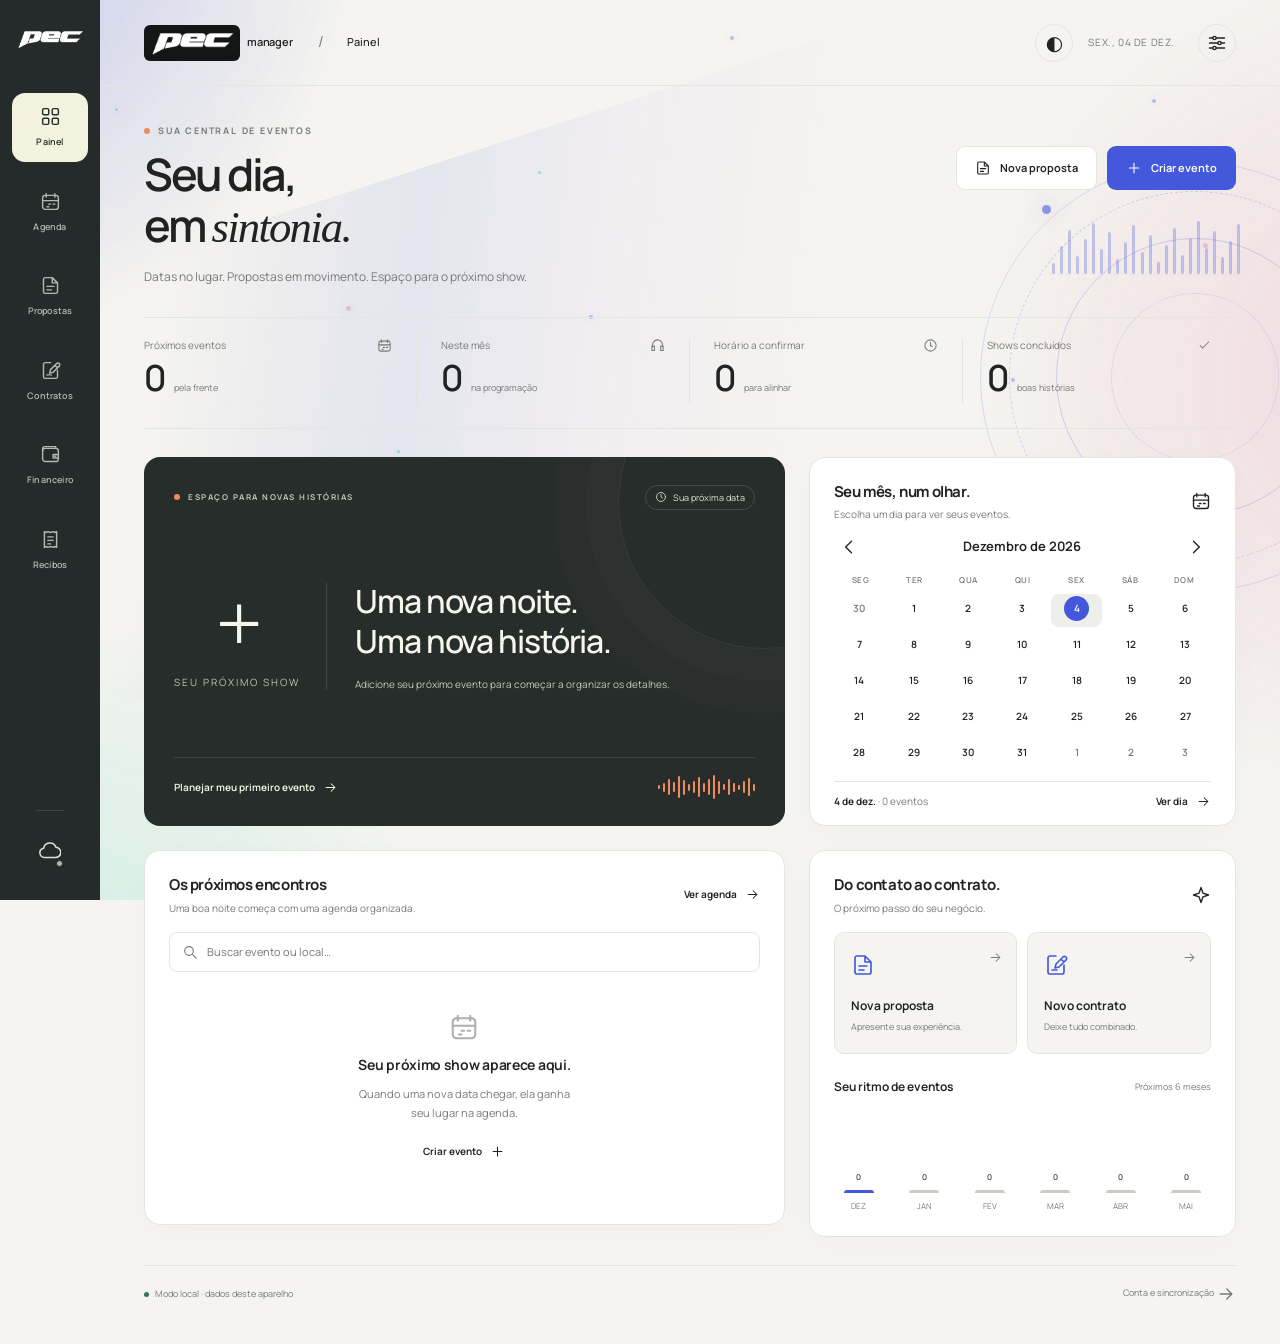
<file: index.html>
<!doctype html>
<html lang="pt-BR">
<head>
<!-- pec Manager boot: prevent legacy-layout flash before the workspace is ready -->
<link rel="stylesheet" href="./ui/boot.css?v=29">
<script src="./ui/boot.js?v=29"></script>

<link rel="icon" href="./assets/brand/favicon-32.png?v=29" type="image/png" sizes="32x32">
<link rel="icon" href="./icon.svg?v=29" type="image/svg+xml">
<link rel="apple-touch-icon" href="./assets/brand/apple-touch-icon.png?v=29" sizes="180x180">
<link rel="manifest" href="./manifest.webmanifest?v=29">
<link rel="stylesheet" href="./auth/protected.css?v=1">
<noscript><meta http-equiv="refresh" content="0; url=./login.html"></noscript>
<!-- /pec Manager boot -->
<meta charset="utf-8"><meta name="viewport" content="width=device-width,initial-scale=1,viewport-fit=cover">
<meta name="theme-color" content="#252b2a"><meta name="apple-mobile-web-app-capable" content="yes">

<link rel="preload" href="./vendor/fonts/manrope-latin.woff2" as="font" type="font/woff2" crossorigin>
<link rel="stylesheet" href="./ui/workspace.css?v=29">
<title>Seu painel · pec Manager</title></head>
<body><main id="workspace" class="ws-main"><noscript>Ative o JavaScript para abrir seu painel de eventos.</noscript></main>
<script src="./vendor/supabase-2.116.0.js"></script>
<script src="./auth/client.js?v=3"></script>
<script id="workspaceScripts" type="application/json">[{"src":"./manager-shared.js?v=29"},{"src":"./ui/home.js?v=29","type":"module"}]</script>
<script src="./auth/access.js?v=2"></script>
</body></html>
</file>
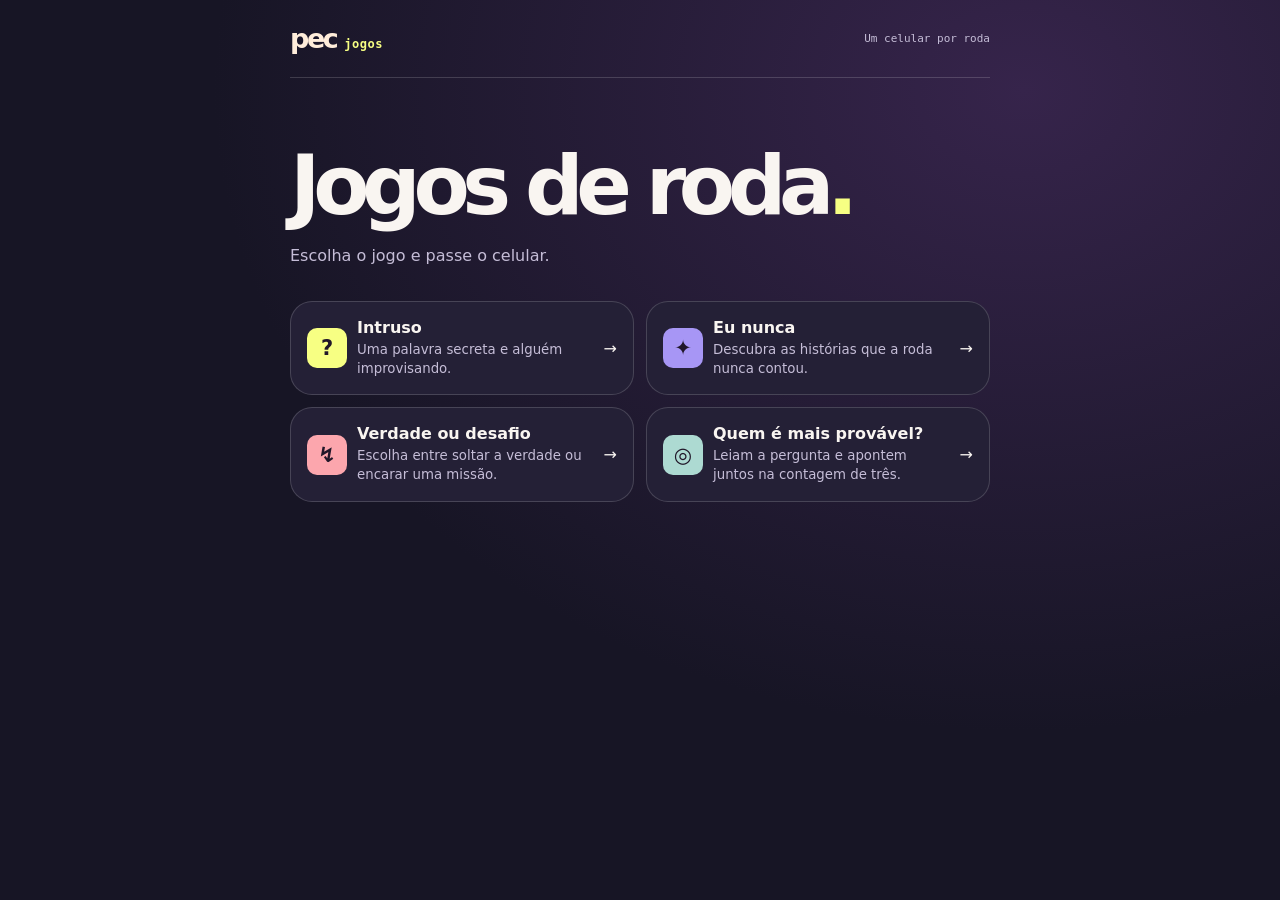
<file: jogos/index.html>
<!doctype html>
<html lang="pt-BR">
<head>
  <meta charset="utf-8">
  <meta name="viewport" content="width=device-width,initial-scale=1,viewport-fit=cover">
  <meta name="theme-color" content="#171525">
  <meta name="description" content="Jogos de roda para jogar com amigos usando um celular.">
  <title>pec jogos · Jogos de roda</title>
  <link rel="stylesheet" href="./intruso.css?v=2">
  <script src="./jogos.js?v=6" type="module"></script>
</head>
<body>
  <header class="top"><a class="brand" href="./" aria-label="pec jogos">pec<span>jogos</span></a><span class="top-note">Um celular por roda</span></header>
  <main>
    <a class="back" href="#" hidden>← Todos os jogos</a>
    <div id="game"></div>
  </main>
  <template id="setup">
    <section class="intro">
      <div class="intro-copy">
        <h1>Intruso<span>.</span></h1>
        <p>Quase todo mundo recebe a mesma palavra. O intruso recebe só uma dica. Descubram quem está improvisando.</p>
      </div>
      <div class="cards" aria-hidden="true"><i></i><i></i><i>?</i></div>
    </section>
    <form class="panel" id="setup-form">
      <h2 tabindex="-1">Monte a rodada</h2>
      <div class="settings">
        <label>Jogadores<select name="players"></select></label>
        <label>Intrusos<select name="intruders"></select></label>
        <label class="wide">Tema da rodada<select name="category"></select></label>
      </div>
      <button class="primary" type="submit">Sortear e começar <span aria-hidden="true">→</span></button>
    </form>
    <details class="rules">
      <summary>Como jogar</summary>
      <ol>
        <li>Escolham quantas pessoas vão jogar, quantos intrusos haverá e o tema da rodada.</li>
        <li>Passem o celular pela roda. Cada pessoa revela sua carta em segredo. Quem for intruso recebe uma dica. Os demais recebem a mesma palavra.</li>
        <li>Cada pessoa dá uma pista sem dizer a palavra. Votem em voz alta e revelem o resultado.</li>
      </ol>
    </details>
  </template>
</body>
</html>
</file>
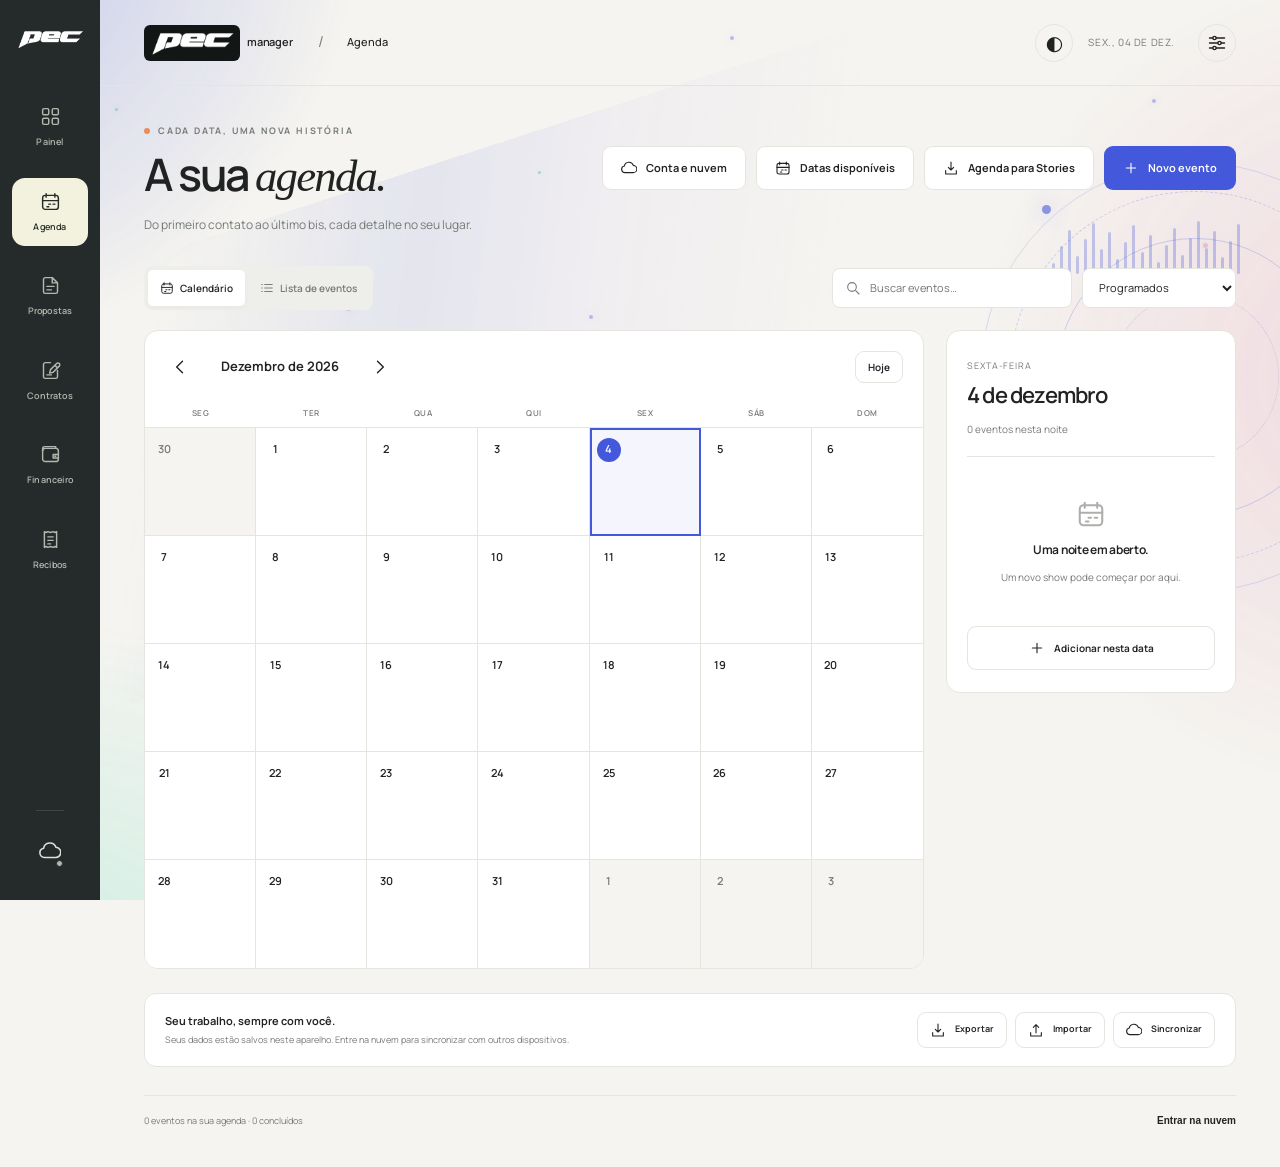
<file: agenda.html>
<!doctype html>
<html lang="pt-BR">
<head>
<!-- pec Manager boot: prevent legacy-layout flash before the workspace is ready -->
<link rel="stylesheet" href="./ui/boot.css?v=29">
<script src="./ui/boot.js?v=29"></script>

<link rel="icon" href="./assets/brand/favicon-32.png?v=29" type="image/png" sizes="32x32">
<link rel="icon" href="./icon.svg?v=29" type="image/svg+xml">
<link rel="apple-touch-icon" href="./assets/brand/apple-touch-icon.png?v=29" sizes="180x180">
<link rel="manifest" href="./manifest.webmanifest?v=29">
<link rel="stylesheet" href="./auth/protected.css?v=1">
<noscript><meta http-equiv="refresh" content="0; url=./login.html"></noscript>
<!-- /pec Manager boot -->
<meta charset="utf-8"><meta name="viewport" content="width=device-width,initial-scale=1,viewport-fit=cover">
<meta name="theme-color" content="#252b2a"><meta name="apple-mobile-web-app-capable" content="yes">

<link rel="preload" href="./vendor/fonts/manrope-latin.woff2" as="font" type="font/woff2" crossorigin>
<link rel="stylesheet" href="./ui/workspace.css?v=33">
<title>Agenda · pec Manager</title><link rel="stylesheet" href="./ui/story-share.css?v=3">
</head>
<body><main id="workspace" class="ws-main"><noscript>Ative o JavaScript para abrir sua agenda.</noscript></main>
<dialog id="modal" class="ws-drawer ws-launch-dialog" aria-labelledby="formTitle"><section class="sheet">
<div class="ws-drawer-heading"><div><small>PLANEJE UMA BOA NOITE</small><h2 id="formTitle">Novo evento</h2></div><button type="button" class="ws-icon-button" id="closeBtn" aria-label="Fechar formulário">×</button></div>
<form id="eventForm"><input type="hidden" id="eventId">
<div class="ws-form-body"><section class="ws-form-section"><h3>01 / O encontro</h3><label class="ws-field" for="title">Nome do evento<input id="title" required maxlength="180" placeholder="Ex.: Casamento da Ana e do Lucas" autocomplete="off"></label><label class="ws-field" for="place">Local ou endereço<input id="place" placeholder="Onde a noite vai acontecer?" maxlength="500"></label></section>
<section class="ws-form-section"><h3>02 / Na hora certa</h3><label class="ws-field" for="date">Noite do evento<input id="date" type="date" required></label><div class="ws-form-grid"><label class="ws-field" for="timeType">Horário<select id="timeType"><option value="time">Definido</option><option value="tbd">A confirmar</option><option value="allnight">Noite toda</option></select></label><label class="ws-field" id="timeField" for="time">Início<input id="time" type="time" value="23:00"></label></div><div class="ws-form-note">Vai passar da meia-noite? Mantenha a data da noite do evento. Um show às 02h de domingo pertence à noite de sábado.</div></section>
<section class="ws-form-section"><h3>03 / Os detalhes fazem a diferença</h3><label class="ws-field" for="notes">Observações<textarea id="notes" placeholder="Contato do cliente, montagem, repertório, equipamentos…" maxlength="10000"></textarea></label></section></div>
<div class="ws-form-footer"><button class="ws-button is-danger" id="deleteBtn" type="button">Excluir evento</button><div><button class="ws-button" type="submit">Salvar evento</button></div></div></form></section></dialog>
<dialog id="accountModal" class="ws-drawer" aria-label="Conta e nuvem">
  <section class="sheet" role="dialog" aria-modal="true" aria-labelledby="accountTitle" tabindex="-1">

    <div class="ws-drawer-heading"><h2 id="accountTitle">Conta & nuvem</h2><button id="accountClose" class="ws-icon-button" type="button" aria-label="Fechar conta e nuvem">×</button></div>
    <form id="authLoggedOut" class="ws-form-body ws-auth-box">
      <div class="ws-form-section">
        <div class="ws-field"><label for="authEmail">E-mail</label><input id="authEmail" type="email" inputmode="email" autocomplete="email" autocapitalize="none" autocorrect="off" required placeholder="seu@email.com" /></div>
        <div class="ws-field"><label for="authPassword">Senha</label><div class="ws-auth-password"><input id="authPassword" type="password" autocomplete="current-password" autocapitalize="none" autocorrect="off" spellcheck="false" required placeholder="Mínimo 6 caracteres" /><button id="togglePassword" type="button" aria-label="Mostrar senha" aria-controls="authPassword" aria-pressed="false">Mostrar</button></div></div>
      </div>
      <div class="ws-auth-actions"><button id="loginBtn" class="ws-button" type="submit">Entrar</button><button id="signupBtn" hidden disabled class="ws-button is-secondary" type="button">Criar conta</button></div>
      <div class="ws-auth-note">Na primeira conta, o Supabase pode pedir confirmação por e-mail. Depois, basta entrar com a mesma conta no iPhone e no notebook.</div>
      <div id="authMessage" class="auth-message" role="status" aria-live="polite"></div>
    </form>
    <div id="authLoggedIn" class="ws-form-body ws-auth-box" style="display:none">
      <div class="ws-user-info"><small>Conectado como</small><b id="userEmail"></b></div>
      <div class="ws-auth-note">Suas alterações são enviadas para a nuvem. Sem internet, a agenda continua funcionando localmente e sincroniza quando a conexão voltar.</div>
      <button id="syncNowBtn" class="ws-button is-secondary" style="width:100%;margin-top:12px" type="button">Sincronizar agora</button>
      <button id="logoutBtn" class="ws-button is-quiet" type="button">Sair da conta</button>
      <div id="authMessageIn" class="auth-message"></div>
    </div>
  </section>
</dialog>
<script src="./vendor/supabase-2.116.0.js"></script>

<script src="./auth/client.js?v=3"></script>
<script id="workspaceScripts" type="application/json">[{"src":"./manager-shared.js?v=29"},{"src":"./ui/agenda-data.js?v=20"},{"src":"./ui/agenda.js?v=40","type":"module"}]</script>
<script src="./auth/access.js?v=2"></script>
</body></html>
</file>
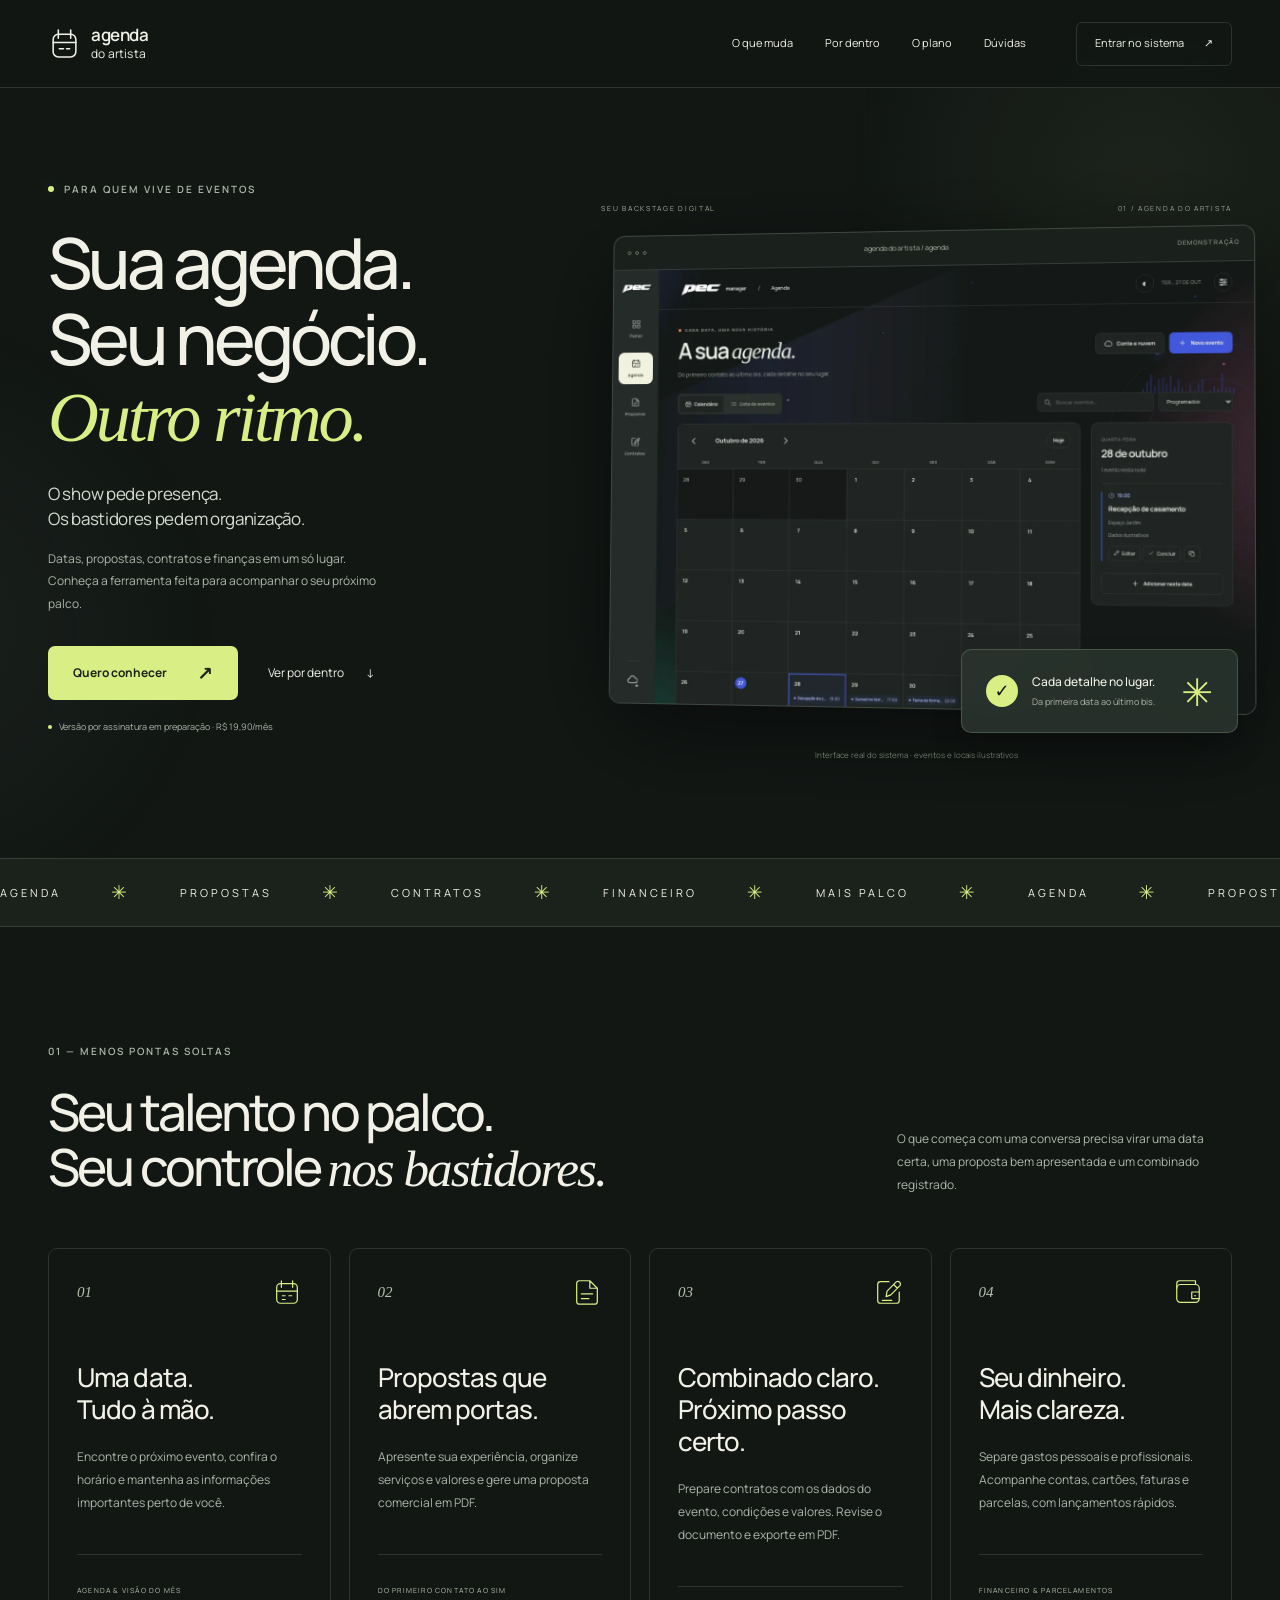
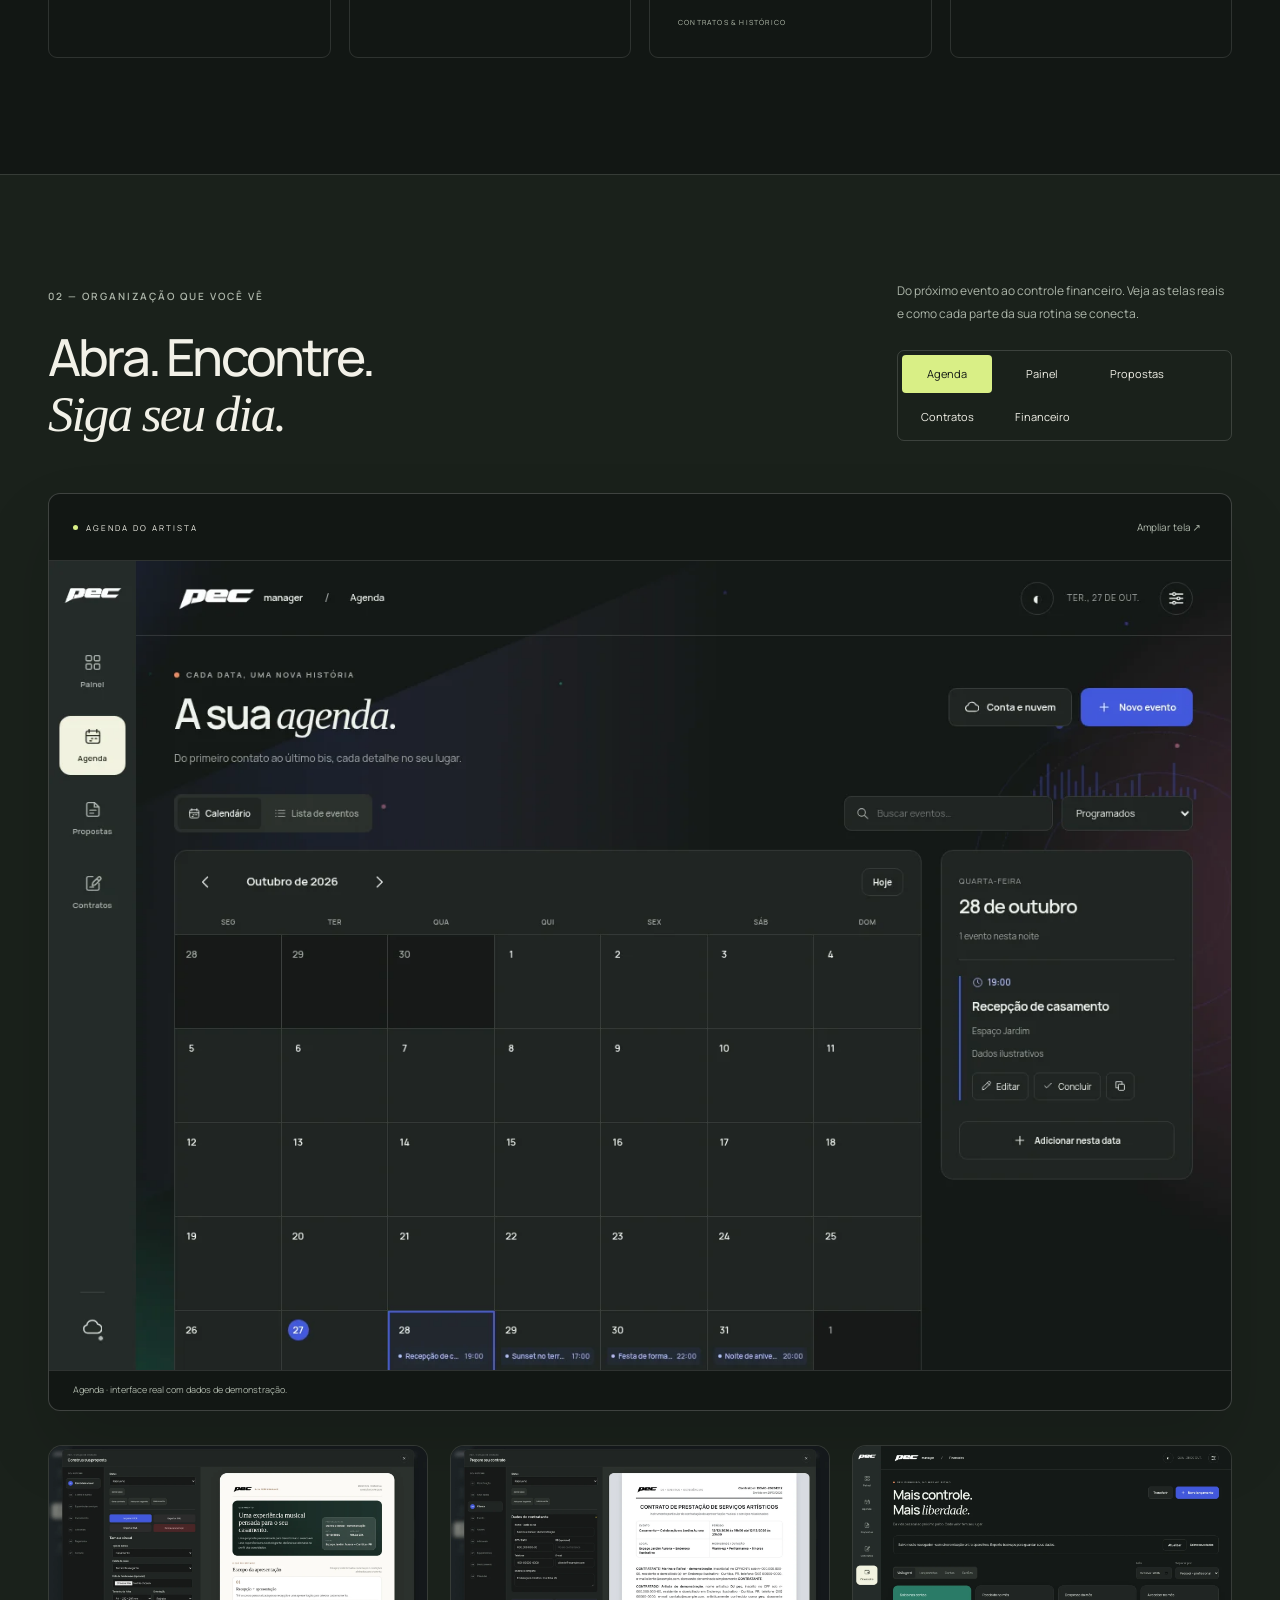
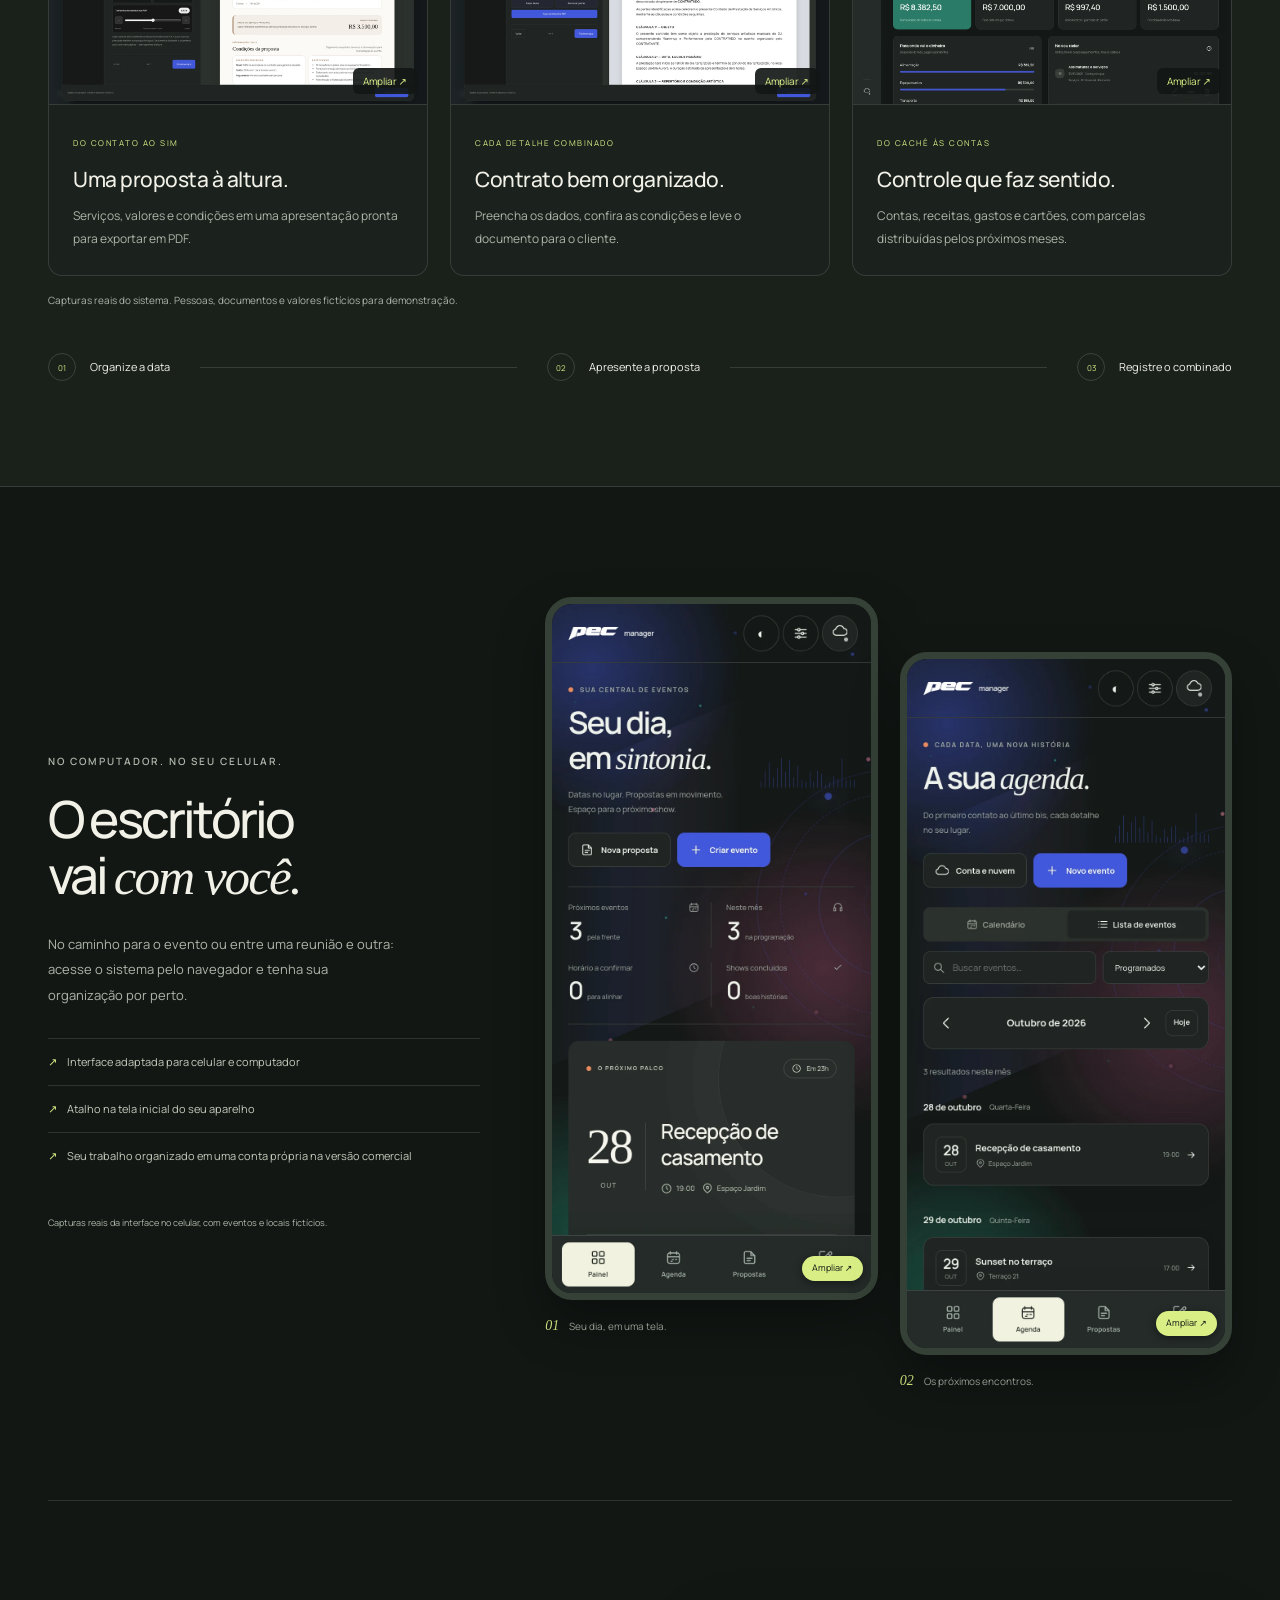
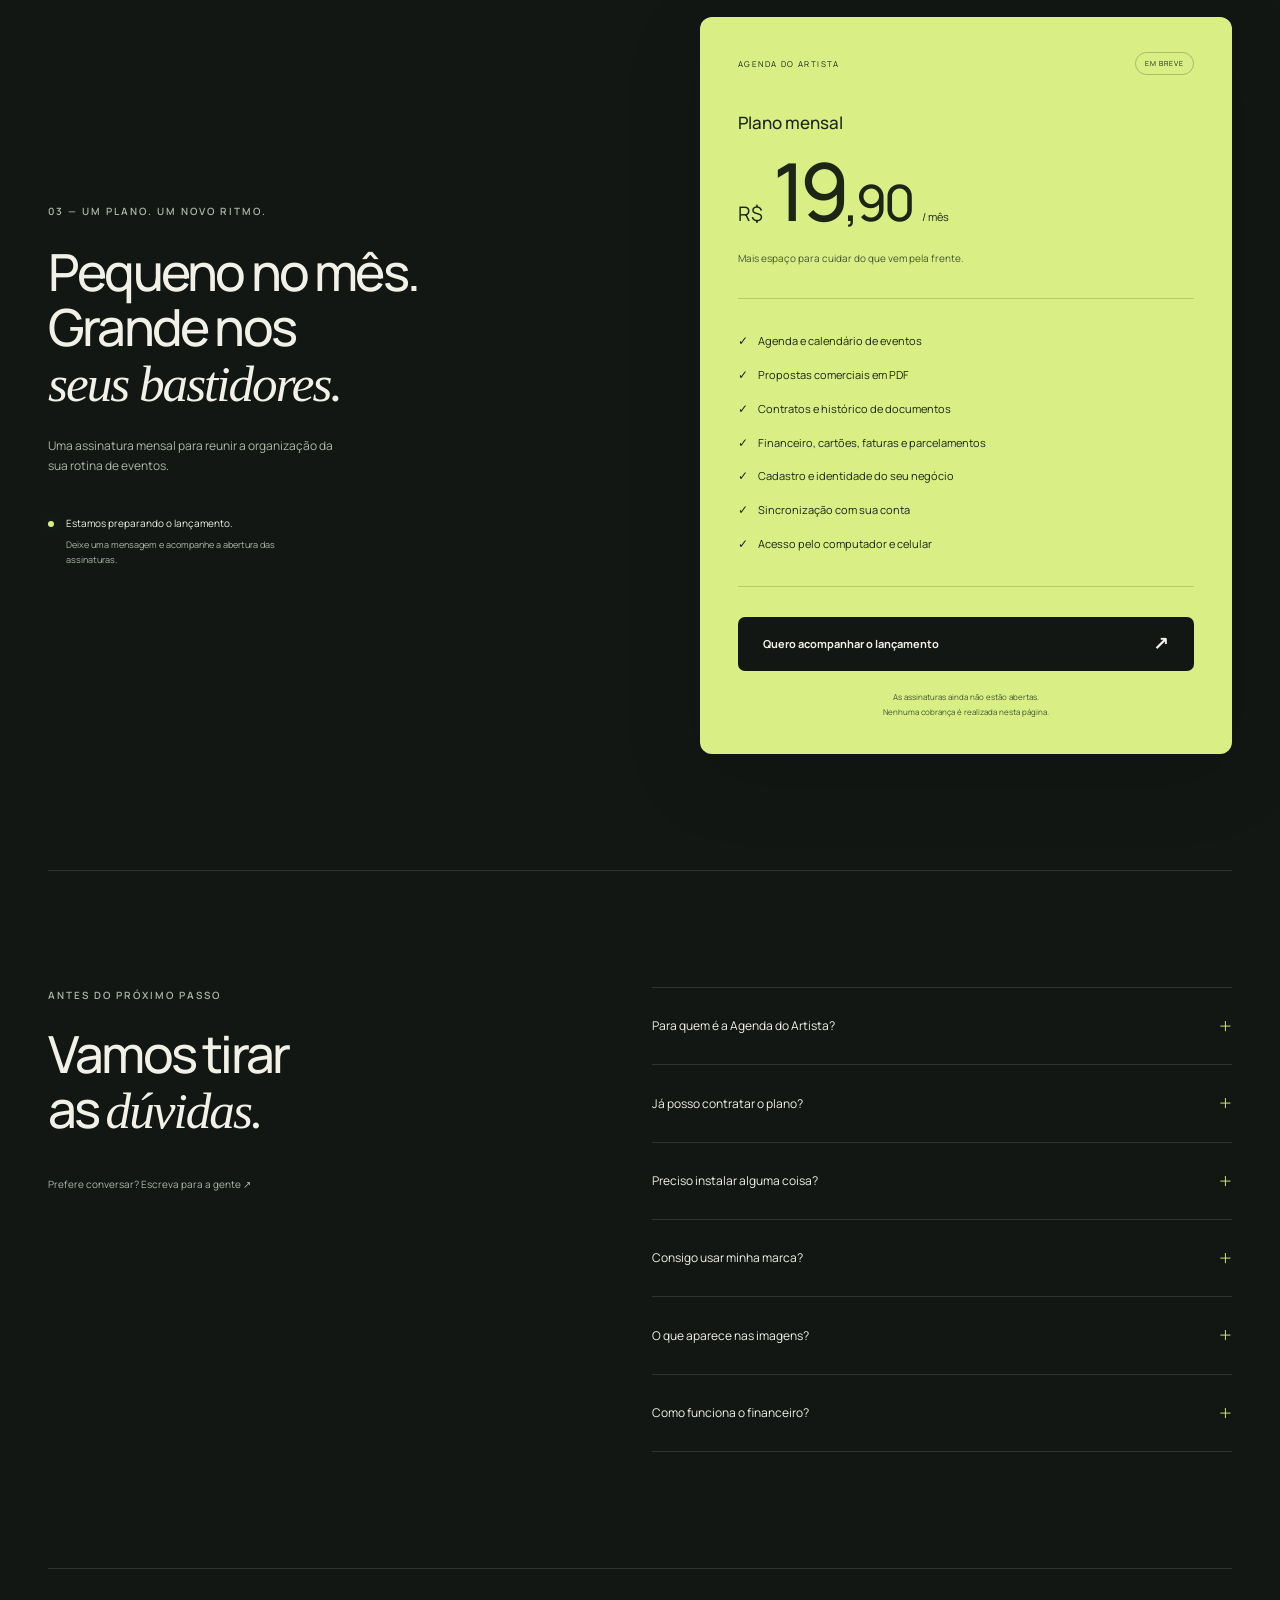
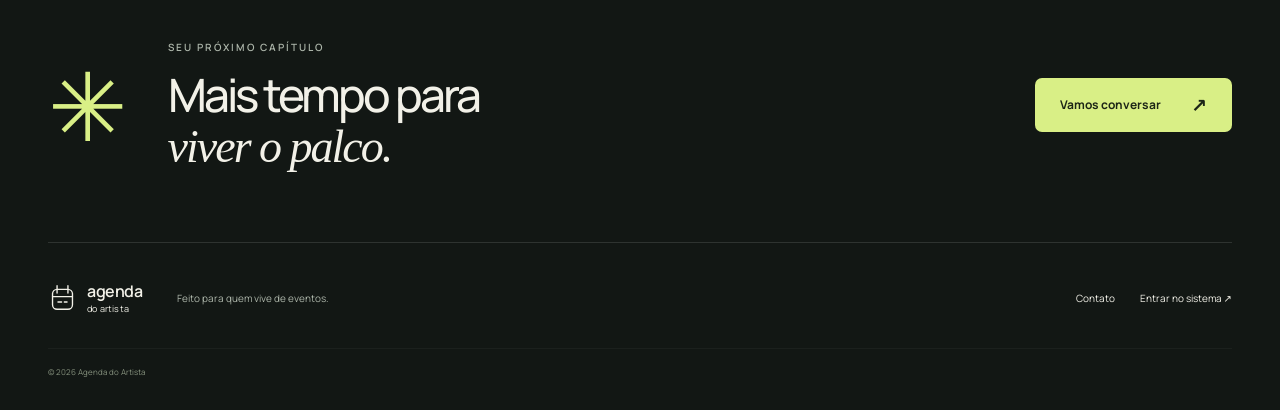
<file: conheca.html>
<!doctype html>
<html lang="pt-BR">
<head>
<meta charset="utf-8">
<meta name="viewport" content="width=device-width,initial-scale=1,viewport-fit=cover">
<title>Agenda do Artista — Sua agenda. Seu negócio. Outro ritmo.</title>
<meta name="description" content="Agenda, propostas, contratos e financeiro para DJs e profissionais de eventos. Conheça a Agenda do Artista e acompanhe o lançamento do plano de R$ 19,90 por mês.">
<meta name="theme-color" content="#121714">
<link rel="canonical" href="https://agenda.djpec.com/conheca.html">
<meta property="og:type" content="website"><meta property="og:locale" content="pt_BR">
<meta property="og:title" content="Agenda do Artista — Mais tempo para viver o palco.">
<meta property="og:description" content="Seu próximo capítulo começa com organização. Agenda, propostas, contratos e financeiro. Plano mensal de R$ 19,90 — assinaturas em breve.">
<meta property="og:url" content="https://agenda.djpec.com/conheca.html"><meta property="og:image" content="https://agenda.djpec.com/marketing/social-artista-19-90.png"><meta property="og:image:width" content="1200"><meta property="og:image:height" content="630"><meta property="og:image:alt" content="Agenda do Artista. Seu negócio, em outro ritmo. Plano mensal R$ 19,90. Em breve.">
<meta name="twitter:card" content="summary_large_image">
<link rel="icon" href="./marketing/brand-icon.svg" type="image/svg+xml"><link rel="apple-touch-icon" href="./marketing/apple-icon.png">
<link rel="preload" href="./vendor/fonts/manrope-latin.woff2" as="font" type="font/woff2" crossorigin>
<link rel="stylesheet" href="./marketing/site.css?v=3"><script src="./marketing/site.js?v=3" defer></script>
</head>
<body>
<a class="skip" href="#conteudo">Pular para o conteúdo</a>
<div class="atmosphere" aria-hidden="true"><i></i><i></i><div></div></div>
<header class="header">
 <div class="container header-inner"><a class="brand" href="#inicio" aria-label="Agenda do Artista · Início"><svg class="brand-symbol" viewBox="0 0 32 32" fill="none" aria-hidden="true"><rect x="5" y="7" width="22" height="22" rx="5"/><path d="M10 3v8M22 3v8M5 15h22m-16 6h4m3 0h3"/></svg><span class="brand-name">agenda<span>do artista</span></span></a>
 <button class="menu-toggle" type="button" aria-expanded="false" aria-controls="navigation" hidden><span>Menu</span><svg viewBox="0 0 24 24" aria-hidden="true"><path d="M4 8h16M4 16h16"/></svg></button>
 <nav id="navigation" aria-label="Navegação principal"><a href="#recursos">O que muda</a><a href="#por-dentro">Por dentro</a><a href="#plano">O plano</a><a href="#duvidas">Dúvidas</a><a class="login" href="./index.html">Entrar no sistema <span aria-hidden="true">↗</span></a></nav></div>
 <div class="scroll-progress" aria-hidden="true"></div>
</header>
<main id="conteudo">
 <section class="hero container" id="inicio" aria-labelledby="hero-title">
  <div class="hero-copy"><div class="eyebrow"><span class="status-dot"></span>PARA QUEM VIVE DE EVENTOS</div>
   <h1 id="hero-title">Sua agenda.<br>Seu negócio.<br><em>Outro ritmo.</em></h1>
   <p class="hero-description">O show pede presença.<br>Os bastidores pedem organização.</p><p class="hero-support">Datas, propostas, contratos e finanças em um só lugar. Conheça a ferramenta feita para acompanhar o seu próximo palco.</p>
   <div class="hero-actions"><a class="button primary" data-contact href="mailto:contato@djpec.com?subject=Quero%20conhecer%20a%20Agenda%20do%20Artista">Quero conhecer <span aria-hidden="true">↗</span></a><a class="text-link" href="#por-dentro">Ver por dentro <span aria-hidden="true">↓</span></a></div>
   <p class="launch-note"><span></span>Versão por assinatura em preparação · R$ 19,90/mês</p>
  </div>
  <div class="hero-visual">
   <div class="visual-label"><span>SEU BACKSTAGE DIGITAL</span><span>01 / AGENDA DO ARTISTA</span></div>
   <div class="app-window"><div class="window-bar"><div class="window-dots" aria-hidden="true"><i></i><i></i><i></i></div><span>agenda do artista / agenda</span><span class="live-tag">DEMONSTRAÇÃO</span></div><img src="./marketing/agenda.webp" width="1360" height="930" alt="Agenda da Agenda do Artista com calendário mensal e eventos de demonstração" fetchpriority="high"></div>
   <div class="floating-note"><span class="note-icon" aria-hidden="true">✓</span><div><strong>Cada detalhe no lugar.</strong><small>Da primeira data ao último bis.</small></div><span class="note-orbit" aria-hidden="true">✳</span></div>
   <p class="image-caption">Interface real do sistema · eventos e locais ilustrativos</p>
  </div>
 </section>
 <div class="ticker" aria-hidden="true"><div>AGENDA <span>✳</span> PROPOSTAS <span>✳</span> CONTRATOS <span>✳</span> FINANCEIRO <span>✳</span> MAIS PALCO <span>✳</span> AGENDA <span>✳</span> PROPOSTAS <span>✳</span> CONTRATOS <span>✳</span> FINANCEIRO <span>✳</span> MAIS PALCO <span>✳</span></div></div>
 <section class="section container" id="recursos" aria-labelledby="features-title">
  <div class="section-heading"><div><div class="eyebrow">01 — MENOS PONTAS SOLTAS</div><h2 id="features-title">Seu talento no palco.<br>Seu controle <em>nos bastidores.</em></h2></div><p>O que começa com uma conversa precisa virar uma data certa, uma proposta bem apresentada e um combinado registrado.</p></div>
  <div class="feature-grid">
   <article class="feature-card reveal"><div class="card-top"><span class="feature-number">01</span><svg viewBox="0 0 32 32" aria-hidden="true"><rect x="5" y="7" width="22" height="21" rx="4"/><path d="M10 4v7m12-7v7M5 15h22m-16 5h3m4 0h3m-10 4h3"/></svg></div><h3>Uma data.<br>Tudo à mão.</h3><p>Encontre o próximo evento, confira o horário e mantenha as informações importantes perto de você.</p><span class="feature-tag">AGENDA &amp; VISÃO DO MÊS</span></article>
   <article class="feature-card reveal"><div class="card-top"><span class="feature-number">02</span><svg viewBox="0 0 32 32" aria-hidden="true"><path d="M19 4H8a3 3 0 0 0-3 3v19a3 3 0 0 0 3 3h16a3 3 0 0 0 3-3V12ZM19 4v8h8M10 18h12m-12 5h8"/></svg></div><h3>Propostas que<br>abrem portas.</h3><p>Apresente sua experiência, organize serviços e valores e gere uma proposta comercial em PDF.</p><span class="feature-tag">DO PRIMEIRO CONTATO AO SIM</span></article>
   <article class="feature-card reveal"><div class="card-top"><span class="feature-number">03</span><svg viewBox="0 0 32 32" aria-hidden="true"><path d="M17 5H8a3 3 0 0 0-3 3v17a3 3 0 0 0 3 3h17a3 3 0 0 0 3-3v-9M14 21l1-6L25 5a3 3 0 0 1 4 4L19 19ZM22 8l4 4M10 25h10"/></svg></div><h3>Combinado claro.<br>Próximo passo certo.</h3><p>Prepare contratos com os dados do evento, condições e valores. Revise o documento e exporte em PDF.</p><span class="feature-tag">CONTRATOS &amp; HISTÓRICO</span></article>
   <article class="feature-card reveal"><div class="card-top"><span class="feature-number">04</span><svg viewBox="0 0 32 32" aria-hidden="true"><rect x="4" y="8" width="24" height="19" rx="4"/><path d="M4 12V7a3 3 0 0 1 3-3h17v4m4 8h-8v7h8m-5-3h1"/></svg></div><h3>Seu dinheiro.<br>Mais clareza.</h3><p>Separe gastos pessoais e profissionais. Acompanhe contas, cartões, faturas e parcelas, com lançamentos rápidos.</p><span class="feature-tag">FINANCEIRO &amp; PARCELAMENTOS</span></article>
  </div>
 </section>
 <section class="showcase-section" id="por-dentro" aria-labelledby="inside-title"><div class="container">
  <div class="section-heading"><div><div class="eyebrow">02 — ORGANIZAÇÃO QUE VOCÊ VÊ</div><h2 id="inside-title">Abra. Encontre.<br><em>Siga seu dia.</em></h2></div><div class="showcase-copy"><p>Do próximo evento ao controle financeiro. Veja as telas reais e como cada parte da sua rotina se conecta.</p><div class="preview-tabs" role="group" aria-label="Escolher tela de demonstração"><button type="button" data-preview="agenda" aria-pressed="true">Agenda</button><button type="button" data-preview="painel" aria-pressed="false">Painel</button><button type="button" data-preview="orcamentos" aria-pressed="false">Propostas</button><button type="button" data-preview="contratos" aria-pressed="false">Contratos</button><button type="button" data-preview="financeiro" aria-pressed="false">Financeiro</button></div></div></div>
  <figure class="showcase-frame reveal"><div class="showcase-top"><span><i></i> AGENDA DO ARTISTA</span><button type="button" class="expand-button" id="expandPreview" hidden>Ampliar tela <span aria-hidden="true">↗</span></button></div><img id="previewImage" src="./marketing/agenda.webp" width="1360" height="930" alt="Calendário do sistema com eventos ilustrativos" loading="lazy"><figcaption id="previewCaption">Agenda · interface real com dados de demonstração.</figcaption></figure>
  <div class="product-gallery">
   <article><a href="./marketing/orcamentos.webp" data-product-preview="orcamentos" aria-label="Ampliar tela de propostas"><img src="./marketing/orcamentos.webp" width="1360" height="930" loading="lazy" alt="Editor real de proposta comercial, com serviços e valores fictícios"><span>Ampliar ↗</span></a><div><small>DO CONTATO AO SIM</small><h3>Uma proposta à altura.</h3><p>Serviços, valores e condições em uma apresentação pronta para exportar em PDF.</p></div></article>
   <article><a href="./marketing/contratos.webp" data-product-preview="contratos" aria-label="Ampliar tela de contratos"><img src="./marketing/contratos.webp" width="1360" height="930" loading="lazy" alt="Editor real de contrato com cliente, evento e condições de demonstração"><span>Ampliar ↗</span></a><div><small>CADA DETALHE COMBINADO</small><h3>Contrato bem organizado.</h3><p>Preencha os dados, confira as condições e leve o documento para o cliente.</p></div></article>
   <article><a href="./marketing/financeiro.webp" data-product-preview="financeiro" aria-label="Ampliar tela do financeiro"><img src="./marketing/financeiro.webp" width="1360" height="930" loading="lazy" alt="Financeiro real com saldos, despesas por categoria e valores fictícios"><span>Ampliar ↗</span></a><div><small>DO CACHÊ ÀS CONTAS</small><h3>Controle que faz sentido.</h3><p>Contas, receitas, gastos e cartões, com parcelas distribuídas pelos próximos meses.</p></div></article>
  </div><p class="gallery-caption">Capturas reais do sistema. Pessoas, documentos e valores fictícios para demonstração.</p>
  <div class="workflow"><div><span>01</span><strong>Organize a data</strong></div><span class="workflow-line" aria-hidden="true"></span><div><span>02</span><strong>Apresente a proposta</strong></div><span class="workflow-line" aria-hidden="true"></span><div><span>03</span><strong>Registre o combinado</strong></div></div>
 </div></section>
 <section class="mobile-section container section" aria-labelledby="mobile-title"><div class="mobile-copy"><div class="eyebrow">NO COMPUTADOR. NO SEU CELULAR.</div><h2 id="mobile-title">O escritório<br>vai <em>com você.</em></h2><p>No caminho para o evento ou entre uma reunião e outra: acesse o sistema pelo navegador e tenha sua organização por perto.</p><ul class="plain-list"><li>Interface adaptada para celular e computador</li><li>Atalho na tela inicial do seu aparelho</li><li>Seu trabalho organizado em uma conta própria na versão comercial</li></ul><small class="mockup-note">Capturas reais da interface no celular, com eventos e locais fictícios.</small></div><div class="mobile-gallery"><figure><a class="mobile-shot" href="./marketing/celular-painel.webp" data-mobile-preview="painel" aria-label="Ampliar captura do painel no celular"><img src="./marketing/celular-painel.webp" alt="Painel real no celular, com resumo e próximos eventos fictícios" width="390" height="844" loading="lazy"><span aria-hidden="true">Ampliar ↗</span></a><figcaption><span>01</span>Seu dia, em uma tela.</figcaption></figure><figure><a class="mobile-shot" href="./marketing/celular-agenda.webp" data-mobile-preview="agenda" aria-label="Ampliar captura da agenda no celular"><img src="./marketing/celular-agenda.webp" alt="Agenda real no celular, com lista de eventos de demonstração" width="390" height="844" loading="lazy"><span aria-hidden="true">Ampliar ↗</span></a><figcaption><span>02</span>Os próximos encontros.</figcaption></figure></div></section>
 <section class="section container pricing-section" id="plano" aria-labelledby="price-title"><div class="pricing-copy"><div class="eyebrow">03 — UM PLANO. UM NOVO RITMO.</div><h2 id="price-title">Pequeno no mês.<br>Grande nos<br><em>seus bastidores.</em></h2><p>Uma assinatura mensal para reunir a organização da sua rotina de eventos.</p><div class="launch-stamp"><span class="status-dot"></span><div><strong>Estamos preparando o lançamento.</strong><span>Deixe uma mensagem e acompanhe a abertura das assinaturas.</span></div></div></div><article class="price-card reveal"><div class="price-card-top"><span>AGENDA DO ARTISTA</span><span class="soon-pill">EM BREVE</span></div><h3>Plano mensal</h3><div class="price"><span>R$</span><strong>19<span>,90</span></strong><small>/ mês</small></div><p>Mais espaço para cuidar do que vem pela frente.</p><ul><li>Agenda e calendário de eventos</li><li>Propostas comerciais em PDF</li><li>Contratos e histórico de documentos</li><li>Financeiro, cartões, faturas e parcelamentos</li><li>Cadastro e identidade do seu negócio</li><li>Sincronização com sua conta</li><li>Acesso pelo computador e celular</li></ul><a class="button dark" data-contact href="mailto:contato@djpec.com?subject=Quero%20conhecer%20a%20Agenda%20do%20Artista">Quero acompanhar o lançamento <span aria-hidden="true">↗</span></a><p class="price-disclaimer">As assinaturas ainda não estão abertas.<br>Nenhuma cobrança é realizada nesta página.</p></article></section>
 <section class="section container faq-section" id="duvidas" aria-labelledby="faq-title"><div><div class="eyebrow">ANTES DO PRÓXIMO PASSO</div><h2 id="faq-title">Vamos tirar<br>as <em>dúvidas.</em></h2><a class="text-link" href="mailto:contato@djpec.com">Prefere conversar? Escreva para a gente ↗</a></div><div class="faq-list"><details><summary>Para quem é a Agenda do Artista?<span aria-hidden="true">+</span></summary><p>Para DJs, músicos e profissionais que organizam apresentações e eventos e precisam acompanhar datas, propostas e contratos.</p></details><details><summary>Já posso contratar o plano?<span aria-hidden="true">+</span></summary><p>Ainda não. A versão por assinatura está em preparação, com plano previsto de R$ 19,90 por mês. Use os botões de contato para conversar com a gente e acompanhar o lançamento.</p></details><details><summary>Preciso instalar alguma coisa?<span aria-hidden="true">+</span></summary><p>Você pode acessar pelo navegador, no computador ou no celular. Também é possível adicionar um atalho à tela inicial do aparelho.</p></details><details><summary>Consigo usar minha marca?<span aria-hidden="true">+</span></summary><p>O cadastro do negócio, com nome, contatos e logo próprios para os novos documentos, está sendo preparado para a versão comercial.</p></details><details><summary>O que aparece nas imagens?<span aria-hidden="true">+</span></summary><p>As telas são capturas reais de agenda, painel, propostas, contratos e financeiro. Pessoas, documentos, eventos e valores foram preenchidos com dados fictícios para demonstração. As imagens de celular também mostram a interface real.</p></details><details><summary>Como funciona o financeiro?<span aria-hidden="true">+</span></summary><p>Você cadastra contas, receitas, despesas e cartões, com opções de lançamentos fixos e parcelados. Na versão atual, os dados ficam neste navegador, com exportação e restauração de backup. A integração automática com bancos não está disponível.</p></details></div></section>
 <section class="final-cta container"><span aria-hidden="true">✳</span><div><div class="eyebrow">SEU PRÓXIMO CAPÍTULO</div><h2>Mais tempo para<br><em>viver o palco.</em></h2></div><a class="button primary" data-contact href="mailto:contato@djpec.com?subject=Quero%20conhecer%20a%20Agenda%20do%20Artista">Vamos conversar <span aria-hidden="true">↗</span></a></section>
</main>
<footer class="footer container"><a class="brand" href="#inicio" aria-label="Agenda do Artista · Voltar ao início"><svg class="brand-symbol" viewBox="0 0 32 32" fill="none" aria-hidden="true"><rect x="5" y="7" width="22" height="22" rx="5"/><path d="M10 3v8M22 3v8M5 15h22m-16 6h4m3 0h3"/></svg><span class="brand-name">agenda<span>do artista</span></span></a><p>Feito para quem vive de eventos.</p><div><a href="mailto:contato@djpec.com">Contato</a><a href="./index.html">Entrar no sistema ↗</a></div><small>© <span id="year">2026</span> Agenda do Artista</small></footer>
<dialog id="previewDialog" aria-labelledby="previewDialogTitle"><div class="dialog-heading"><h2 id="previewDialogTitle">Conheça a interface</h2><button type="button" id="closePreview" aria-label="Fechar demonstração">×</button></div><img src="./marketing/agenda.webp" width="1360" height="930" alt="Visualização ampliada da agenda com dados fictícios"><p>Interface real do sistema. Dados ilustrativos.</p></dialog>
</body></html>
</file>
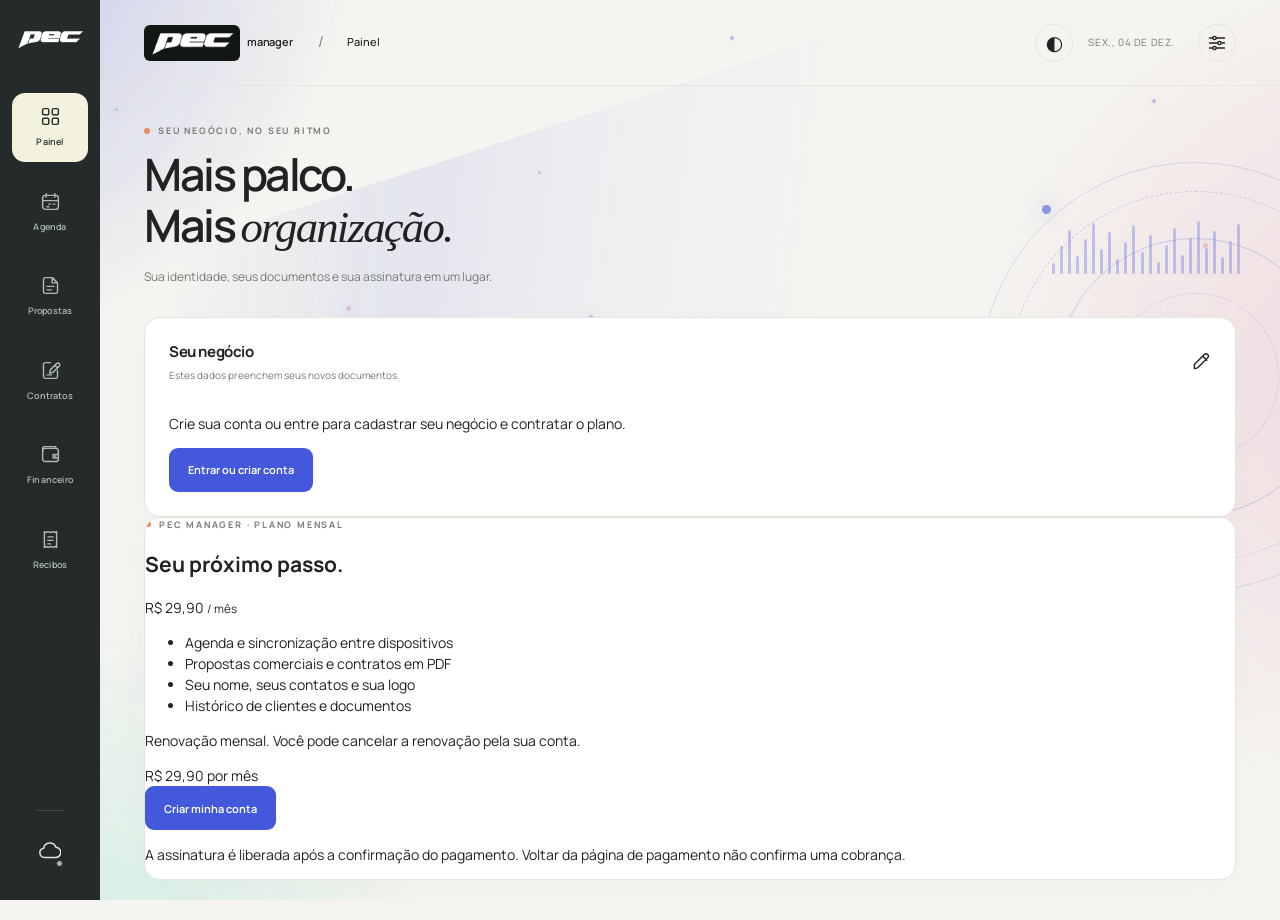
<file: conta.html>
<!doctype html><html lang="pt-BR"><head>
<meta charset="utf-8"><meta name="viewport" content="width=device-width,initial-scale=1,viewport-fit=cover">
<!-- pec Manager boot: account and subscription workspace -->
<link rel="stylesheet" href="./ui/boot.css?v=27"><script src="./ui/boot.js?v=27"></script>
<link rel="icon" href="./icon.svg?v=27" type="image/svg+xml"><link rel="apple-touch-icon" href="./assets/brand/apple-touch-icon.png?v=27"><link rel="manifest" href="./manifest.webmanifest?v=27">
<!-- /pec Manager boot -->
<link rel="stylesheet" href="./ui/workspace.css?v=27"><title>Seu negócio e assinatura · pec Manager</title></head>
<body><main id="workspace" class="ws-main"></main><script src="./vendor/supabase-2.116.0.js"></script><script src="./manager-shared.js?v=27"></script><script src="./commercial.js?v=27"></script><script type="module" src="./ui/account.js?v=27"></script></body></html>
</file>
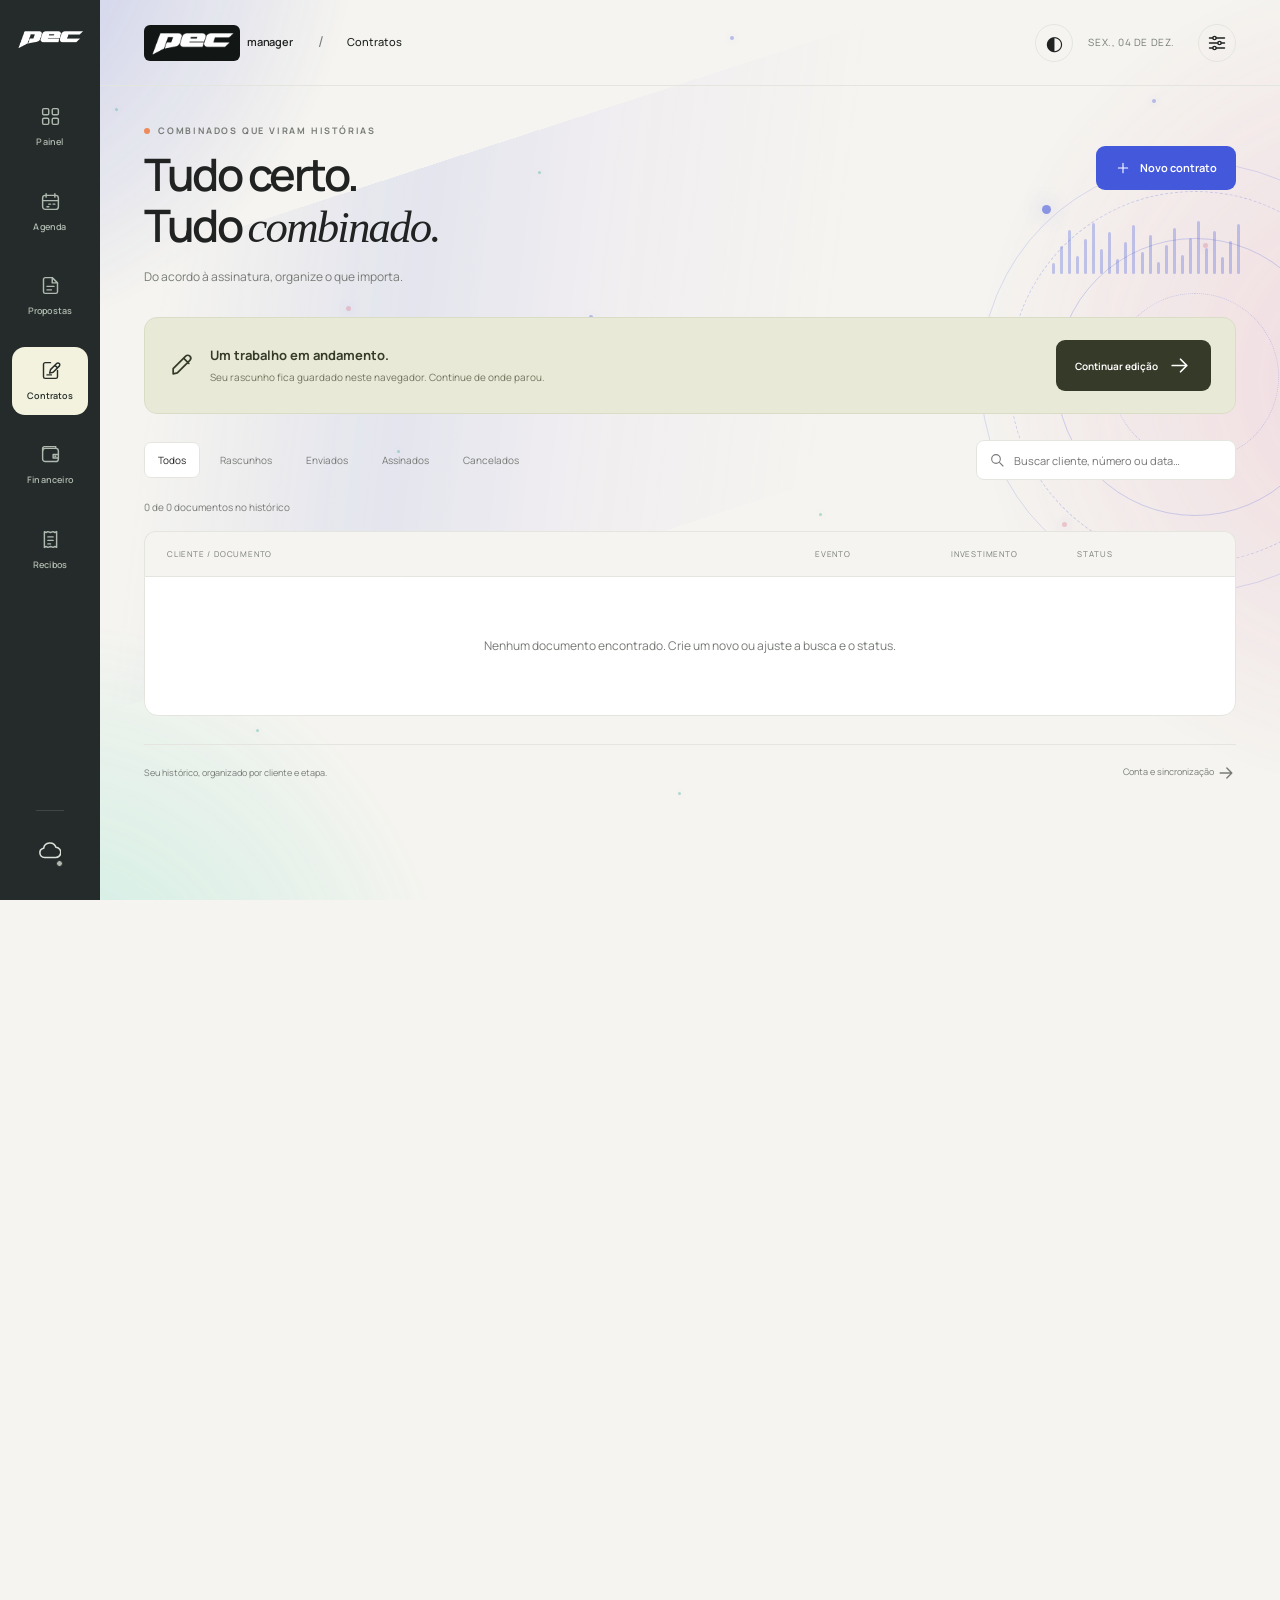
<file: contratos.html>
<!DOCTYPE html>

<html lang="pt-BR">
<head>
<!-- pec Manager boot: prevent legacy-layout flash before the workspace is ready -->
<link rel="stylesheet" href="./ui/boot.css?v=29">
<script src="./ui/boot.js?v=29"></script>

<link rel="icon" href="./assets/brand/favicon-32.png?v=29" type="image/png" sizes="32x32">
<link rel="icon" href="./icon.svg?v=29" type="image/svg+xml">
<link rel="apple-touch-icon" href="./assets/brand/apple-touch-icon.png?v=29" sizes="180x180">
<link rel="manifest" href="./manifest.webmanifest?v=29">
<link rel="stylesheet" href="./auth/protected.css?v=1">
<noscript><meta http-equiv="refresh" content="0; url=./login.html"></noscript>
<!-- /pec Manager boot -->
<meta charset="utf-8"/>
<meta content="width=device-width, initial-scale=1.0" name="viewport"/>
<title>Gerador de Contratos | pec</title>
<style>
    :root{
      --bg:#eef0f3;
      --panel:#111317;
      --panel-2:#1a1d23;
      --paper:#ffffff;
      --text:#17191d;
      --muted:#6f737b;
      --line:#dcdfe4;
      --accent:#f2c300;
      --accent-dark:#c99f00;
      --danger:#b42318;
      --success:#18864b;
      --shadow:0 18px 50px rgba(0,0,0,.14);
    }

    *{box-sizing:border-box}
    html{scroll-behavior:smooth}
    body{
      margin:0;
      background:var(--bg);
      color:var(--text);
      font-family:"Aptos Narrow","Arial Narrow",Aptos,Arial,sans-serif;
      font-stretch:condensed;
    }

    button,input,select,textarea{font:inherit}

    .app{
      min-height:100vh;
      display:grid;
      grid-template-columns:390px minmax(0,1fr);
    }

    .sidebar{
      position:sticky;
      top:0;
      height:100vh;
      overflow:auto;
      padding:22px;
      background:linear-gradient(180deg,var(--panel),#090a0d);
      color:#fff;
      border-right:1px solid rgba(255,255,255,.08);
    }

    .brand{
      display:flex;
      align-items:center;
      justify-content:space-between;
      gap:16px;
      margin-bottom:18px;
    }

    .brand-mark{
      display:flex;
      align-items:center;
      gap:12px;
    }

    .logo{
      width:50px;
      height:50px;
      border-radius:14px;
      background:var(--accent);
      color:#111;
      display:grid;
      place-items:center;
      font-size:31px;
      font-weight:900;
      letter-spacing:-3px;
    }

    .brand h1{
      margin:0;
      font-size:22px;
      letter-spacing:.2px;
    }

    .brand p{
      margin:2px 0 0;
      color:#b8bdc7;
      font-size:13px;
    }

    .status{
      display:inline-flex;
      align-items:center;
      gap:7px;
      padding:7px 10px;
      background:rgba(255,255,255,.07);
      border:1px solid rgba(255,255,255,.08);
      border-radius:999px;
      font-size:12px;
      color:#d7dae0;
    }

    .status-dot{
      width:8px;
      height:8px;
      border-radius:50%;
      background:var(--success);
      box-shadow:0 0 0 4px rgba(24,134,75,.18);
    }

    .section{
      margin-top:14px;
      border:1px solid rgba(255,255,255,.09);
      background:rgba(255,255,255,.035);
      border-radius:16px;
      overflow:hidden;
    }

    .section summary{
      cursor:pointer;
      padding:14px 15px;
      font-size:15px;
      font-weight:800;
      list-style:none;
      display:flex;
      align-items:center;
      justify-content:space-between;
      gap:12px;
    }

    .section summary::-webkit-details-marker{display:none}

    .section summary::after{
      content:"+";
      color:var(--accent);
      font-size:20px;
      line-height:1;
    }

    .section[open] summary::after{content:"–"}

    .section-body{
      padding:0 15px 15px;
    }

    .grid-2{
      display:grid;
      grid-template-columns:1fr 1fr;
      gap:10px;
    }

    .field{
      display:flex;
      flex-direction:column;
      gap:6px;
      margin-bottom:10px;
    }

    .field label{
      color:#cfd3db;
      font-size:12px;
      font-weight:700;
      letter-spacing:.15px;
    }

    .field input,
    .field select,
    .field textarea{
      width:100%;
      color:#fff;
      background:#0e1014;
      border:1px solid #343842;
      border-radius:10px;
      padding:10px 11px;
      outline:none;
      transition:.18s ease;
    }

    .field textarea{
      resize:vertical;
      min-height:72px;
    }

    .field input:focus,
    .field select:focus,
    .field textarea:focus{
      border-color:var(--accent);
      box-shadow:0 0 0 3px rgba(242,195,0,.13);
    }

    .field select option{background:#111317}

    .switch-row{
      display:flex;
      align-items:center;
      justify-content:space-between;
      gap:12px;
      padding:8px 0;
      color:#d9dde5;
      font-size:13px;
    }

    .switch{
      position:relative;
      width:42px;
      height:24px;
      flex:0 0 auto;
    }

    .switch input{
      opacity:0;
      width:0;
      height:0;
    }

    .slider{
      position:absolute;
      inset:0;
      background:#3b404a;
      border-radius:999px;
      cursor:pointer;
      transition:.2s;
    }

    .slider::before{
      content:"";
      position:absolute;
      width:18px;
      height:18px;
      left:3px;
      top:3px;
      background:#fff;
      border-radius:50%;
      transition:.2s;
    }

    .switch input:checked + .slider{
      background:var(--accent);
    }

    .switch input:checked + .slider::before{
      transform:translateX(18px);
      background:#111;
    }

    .extras-editor{
      display:flex;
      flex-direction:column;
      gap:9px;
    }

    .extra-card{
      border:1px solid #343842;
      background:#0e1014;
      border-radius:12px;
      padding:10px;
    }

    .extra-card .row{
      display:grid;
      grid-template-columns:1.6fr .55fr .8fr 34px;
      gap:7px;
      align-items:end;
    }

    .extra-card input{
      width:100%;
      color:#fff;
      background:#15181e;
      border:1px solid #373b45;
      border-radius:8px;
      padding:9px;
    }

    .mini-label{
      display:block;
      color:#aeb3bd;
      font-size:10px;
      margin-bottom:4px;
    }

    .icon-btn{
      border:0;
      width:34px;
      height:36px;
      border-radius:8px;
      background:#2a1111;
      color:#ffb3ad;
      cursor:pointer;
      font-size:18px;
    }

    .add-btn{
      width:100%;
      border:1px dashed rgba(242,195,0,.55);
      color:var(--accent);
      background:rgba(242,195,0,.07);
      border-radius:10px;
      padding:10px;
      cursor:pointer;
      font-weight:800;
    }

    .actions{
      position:relative;
      bottom:auto;
      margin:18px 0 4px;
      padding:14px 0 4px;
      background:transparent;
      display:grid;
      grid-template-columns:1fr 1fr;
      gap:9px;
      z-index:auto;
    }

    .btn{
      border:0;
      border-radius:11px;
      padding:12px 14px;
      font-weight:900;
      cursor:pointer;
      transition:.18s ease;
    }

    .btn:hover{transform:translateY(-1px)}

    .btn-primary{
      background:var(--accent);
      color:#111;
    }

    .btn-secondary{
      background:#242831;
      color:#fff;
      border:1px solid #373c46;
    }

    .btn-wide{grid-column:1 / -1}

    .workspace{
      min-width:0;
      padding:28px;
    }

    .topbar{
      display:flex;
      justify-content:space-between;
      align-items:center;
      gap:18px;
      max-width:980px;
      margin:0 auto 18px;
    }

    .topbar h2{
      margin:0;
      font-size:20px;
    }

    .topbar p{
      margin:4px 0 0;
      color:var(--muted);
      font-size:13px;
    }

    .document-shell{
      max-width:980px;
      margin:0 auto;
      background:#d8dbe0;
      padding:24px;
      border-radius:20px;
      box-shadow:var(--shadow);
    }

    .paper{
      width:210mm;
      min-height:297mm;
      margin:0 auto;
      background:var(--paper);
      box-shadow:0 5px 24px rgba(0,0,0,.12);
      padding:16mm 17mm 18mm;
      position:relative;
      font-size:11.2pt;
      line-height:1.42;
    }

    .contract-header{
      display:grid;
      grid-template-columns:1fr auto;
      align-items:start;
      gap:20px;
      padding-bottom:12px;
      border-bottom:3px solid var(--text);
    }

    .contract-logo{
      display:flex;
      align-items:center;
      gap:12px;
    }

    .contract-logo .pmark{
      width:42px;
      height:42px;
      border-radius:10px;
      background:var(--accent);
      display:grid;
      place-items:center;
      font-size:27px;
      font-weight:900;
      letter-spacing:-3px;
    }

    .contract-logo strong{
      display:block;
      font-size:21px;
      line-height:1;
    }

    .contract-logo span{
      display:block;
      margin-top:4px;
      font-size:9pt;
      color:var(--muted);
      letter-spacing:.8px;
      text-transform:uppercase;
    }

    .contract-meta{
      text-align:right;
      font-size:9.5pt;
      color:#3a3d43;
    }

    .contract-meta strong{
      display:block;
      font-size:11pt;
      color:var(--text);
    }

    .title{
      margin:22px 0 7px;
      text-align:center;
      text-transform:uppercase;
      font-size:18pt;
      letter-spacing:.6px;
      line-height:1.15;
    }

    .subtitle{
      text-align:center;
      margin:0 0 20px;
      color:var(--muted);
      font-size:10pt;
    }

    .summary-box{
      display:grid;
      grid-template-columns:1fr 1fr;
      border:1px solid var(--line);
      border-radius:12px;
      overflow:hidden;
      margin:0 0 18px;
    }

    .summary-item{
      padding:9px 11px;
      border-bottom:1px solid var(--line);
      min-height:50px;
    }

    .summary-item:nth-child(odd){border-right:1px solid var(--line)}
    .summary-item:nth-last-child(-n+2){border-bottom:0}

    .summary-label{
      display:block;
      color:var(--muted);
      font-size:8.5pt;
      text-transform:uppercase;
      letter-spacing:.45px;
      font-weight:800;
      margin-bottom:3px;
    }

    .summary-value{
      display:block;
      font-size:10.5pt;
      font-weight:800;
      overflow-wrap:anywhere;
    }

    .parties{
      margin:16px 0;
      text-align:justify;
    }

    .parties p{margin:0 0 10px}

    .clause{
      margin:13px 0;
      text-align:justify;
      break-inside:avoid;
    }

    .clause h3{
      margin:0 0 6px;
      font-size:11.2pt;
      text-transform:uppercase;
      letter-spacing:.25px;
    }

    .clause p{
      margin:0 0 6px;
    }

    .clause ol{
      margin:6px 0 0 19px;
      padding:0;
    }

    .clause li{
      margin-bottom:4px;
    }

    .extras-table{
      width:100%;
      border-collapse:collapse;
      margin-top:8px;
      font-size:9.8pt;
    }

    .extras-table th,
    .extras-table td{
      border:1px solid var(--line);
      padding:7px 8px;
      text-align:left;
    }

    .extras-table th{
      background:#f0f1f3;
      text-transform:uppercase;
      font-size:8.4pt;
      letter-spacing:.4px;
    }

    .extras-table td:nth-child(2),
    .extras-table th:nth-child(2){
      width:55px;
      text-align:center;
    }

    .extras-table td:nth-child(3),
    .extras-table th:nth-child(3),
    .extras-table td:nth-child(4),
    .extras-table th:nth-child(4){
      width:95px;
      text-align:right;
    }

    .total-box{
      margin:16px 0 0 auto;
      width:280px;
      border:2px solid var(--text);
      border-radius:10px;
      overflow:hidden;
    }

    .total-row{
      display:flex;
      justify-content:space-between;
      gap:12px;
      padding:8px 10px;
      border-bottom:1px solid var(--line);
    }

    .total-row:last-child{
      border-bottom:0;
      background:var(--accent);
      font-weight:900;
      font-size:11.5pt;
    }

    .signature-intro{
      margin:22px 0 28px;
      text-align:justify;
    }

    .signature-grid{
      display:grid;
      grid-template-columns:1fr 1fr;
      gap:34px;
      margin-top:48px;
    }

    .signature{
      text-align:center;
      padding-top:8px;
      border-top:1px solid #1f2227;
      min-height:64px;
    }

    .signature strong{display:block}
    .signature span{
      display:block;
      font-size:9pt;
      color:var(--muted);
    }

    .witnesses{
      display:grid;
      grid-template-columns:1fr 1fr;
      gap:34px;
      margin-top:42px;
    }

    .footer{
      position:absolute;
      left:17mm;
      right:17mm;
      bottom:9mm;
      display:flex;
      justify-content:space-between;
      gap:16px;
      border-top:1px solid var(--line);
      padding-top:6px;
      color:var(--muted);
      font-size:8.5pt;
    }

    .placeholder{
      color:#8c3c00;
      background:#fff4cc;
      padding:0 3px;
      border-radius:3px;
    }

    .hidden{display:none !important}

    .notice{
      max-width:980px;
      margin:14px auto 0;
      color:#666b74;
      font-size:12px;
      text-align:center;
    }

    @media (max-width:1200px){
      .app{grid-template-columns:350px minmax(0,1fr)}
      .workspace{padding:20px 12px}
      .document-shell{overflow:auto}
    }

    @media (max-width:860px){
      .app{display:block}
      .sidebar{
        position:relative;
        height:auto;
      }
      .actions{position:relative;bottom:auto;margin:18px 0 4px;padding:14px 0 4px}
      .workspace{padding:14px 0}
      .topbar{padding:0 14px}
      .document-shell{border-radius:0;padding:14px}
    }

    @page{
      size:A4;
      margin:0;
    }

    @media print{
      body{background:#fff}
      .sidebar,.topbar,.notice{display:none !important}
      .app,.workspace,.document-shell{
        display:block;
        padding:0;
        margin:0;
        background:#fff;
        box-shadow:none;
        max-width:none;
      }
      .paper{
        width:210mm;
        min-height:297mm;
        margin:0;
        box-shadow:none;
        print-color-adjust:exact;
        -webkit-print-color-adjust:exact;
      }
      .placeholder{
        color:inherit;
        background:transparent;
        padding:0;
      }
    }
  </style>
<style>
  /* ===== Modelo V2: paginação proporcional em três páginas A4 ===== */
  .document-shell{
    max-width:1020px;
    padding:26px;
  }

  .paper{
    width:auto;
    min-height:0;
    margin:0;
    padding:0;
    background:transparent;
    box-shadow:none;
    display:flex;
    flex-direction:column;
    gap:26px;
    font-size:11.15pt;
    line-height:1.55;
  }

  .contract-page{
    width:210mm;
    min-height:297mm;
    margin:0 auto;
    padding:15mm 17mm 14mm;
    background:#fff;
    box-shadow:0 5px 24px rgba(0,0,0,.12);
    display:flex;
    flex-direction:column;
    position:relative;
  }

  .contract-page .contract-header{
    padding-bottom:13px;
    margin-bottom:0;
  }

  .compact-header{
    border-bottom-width:2px;
  }

  .compact-header .contract-logo .pmark{
    width:36px;
    height:36px;
    font-size:23px;
    border-radius:9px;
  }

  .compact-header .contract-logo strong{
    font-size:18px;
  }

  .compact-header .contract-logo span{
    font-size:8.2pt;
  }

  .title{
    margin:24px 0 8px;
    font-size:17.5pt;
    line-height:1.25;
  }

  .subtitle{
    margin-bottom:22px;
    line-height:1.45;
  }

  .summary-box{
    margin-bottom:21px;
  }

  .summary-item{
    padding:11px 13px;
    min-height:56px;
  }

  .summary-label{
    margin-bottom:5px;
  }

  .summary-value{
    line-height:1.32;
  }

  .parties{
    margin:19px 0 10px;
    line-height:1.55;
  }

  .parties p{
    margin:0 0 12px;
  }

  .clause{
    margin:17px 0;
    text-align:justify;
    break-inside:avoid-page;
    page-break-inside:avoid;
    orphans:3;
    widows:3;
  }

  .clause h3{
    margin:0 0 8px;
    font-size:11.25pt;
    line-height:1.3;
    letter-spacing:.28px;
  }

  .clause p{
    margin:0 0 9px;
    line-height:1.55;
  }

  .extras-table{
    margin-top:10px;
    font-size:10pt;
  }

  .extras-table th,
  .extras-table td{
    padding:8px 9px;
    line-height:1.35;
  }

  .total-box{
    margin-top:20px;
    width:300px;
  }

  .total-row{
    padding:9px 11px;
  }

  .signature-intro{
    margin:24px 0 24px;
    line-height:1.55;
  }

  .signature-grid{
    margin-top:52px;
    gap:42px;
  }

  .witnesses{
    margin-top:48px;
    gap:42px;
  }

  .signature{
    padding-top:10px;
    min-height:72px;
  }

  .footer{
    position:static;
    left:auto;
    right:auto;
    bottom:auto;
    margin-top:auto;
    padding-top:8px;
    font-size:8.3pt;
  }

  @media (max-width:1200px){
    .document-shell{
      padding:20px;
    }
  }

  @media print{
    @page{
      size:A4;
      margin:0;
    }

    html,body{
      width:210mm;
      background:#fff;
    }

    .sidebar,.topbar,.notice{
      display:none !important;
    }

    .app,.workspace,.document-shell{
      display:block;
      width:210mm;
      padding:0;
      margin:0;
      background:#fff;
      box-shadow:none;
      max-width:none;
    }

    .paper{
      display:block;
      width:210mm;
      margin:0;
      padding:0;
      background:#fff;
      font-size:11.15pt;
      line-height:1.55;
    }

    .contract-page{
      width:210mm;
      height:297mm;
      min-height:297mm;
      margin:0;
      padding:15mm 17mm 14mm;
      box-shadow:none;
      break-after:page;
      page-break-after:always;
      overflow:hidden;
      print-color-adjust:exact;
      -webkit-print-color-adjust:exact;
    }

    .contract-page:last-child{
      break-after:auto;
      page-break-after:auto;
    }

    .clause{
      break-inside:avoid;
      page-break-inside:avoid;
    }

    .placeholder{
      color:inherit;
      background:transparent;
      padding:0;
    }
  }
</style><style>
  /* ===== Modelo V3 ===== */
  .field-help{
    display:block;
    margin-top:2px;
    color:#9fa5b0;
    font-size:10.5px;
    line-height:1.35;
  }

  input[readonly]{
    color:#d7dbe2;
    background:#171a20;
    cursor:not-allowed;
  }

  .extra-card{
    padding:11px;
  }

  .extra-main{
    margin-bottom:8px;
  }

  .extra-main input,
  .extra-meta input,
  .extra-meta select{
    width:100%;
    color:#fff;
    background:#15181e;
    border:1px solid #373b45;
    border-radius:8px;
    padding:9px;
  }

  .extra-meta{
    display:grid;
    grid-template-columns:1.15fr .48fr .78fr 34px;
    gap:7px;
    align-items:end;
  }

  .extras-table th:nth-child(1),
  .extras-table td:nth-child(1){
    width:auto;
    text-align:left;
  }

  .extras-table th:nth-child(2),
  .extras-table td:nth-child(2){
    width:82px;
    text-align:left;
  }

  .extras-table th:nth-child(3),
  .extras-table td:nth-child(3){
    width:48px;
    text-align:center;
  }

  .extras-table th:nth-child(4),
  .extras-table td:nth-child(4),
  .extras-table th:nth-child(5),
  .extras-table td:nth-child(5){
    width:82px;
    text-align:right;
  }

  @media print{
    .contract-page{
      height:auto;
      min-height:297mm;
      overflow:visible;
      break-inside:auto;
      page-break-inside:auto;
    }

    .extras-table tr,
    .total-box,
    .signature-grid,
    .witnesses{
      break-inside:avoid;
      page-break-inside:avoid;
    }
  }

  @media (max-width:420px){
    .extra-meta{
      grid-template-columns:1fr 1fr;
    }
    .extra-meta .icon-btn{
      width:100%;
    }
  }
</style><style>
  /* ===== Equilíbrio final das páginas ===== */
  .page-one .clause{
    margin-top:15px;
    margin-bottom:15px;
  }

  .page-two .clause{
    margin-top:14px;
    margin-bottom:14px;
  }

  .page-three .clause{
    margin-top:12px;
    margin-bottom:12px;
  }

  .page-three .clause p{
    line-height:1.48;
    margin-bottom:7px;
  }

  .page-three .signature-intro{
    margin:18px 0 16px;
  }

  .page-three .signature-grid{
    margin-top:34px;
  }

  .page-three .witnesses{
    margin-top:28px;
  }

  .page-three .signature{
    min-height:58px;
  }

  @media print{
    .contract-page{
      min-height:297mm;
      height:auto;
      overflow:visible;
      break-after:page;
      page-break-after:always;
    }

    .contract-page:last-child{
      break-after:auto;
      page-break-after:auto;
    }
  }
</style><style>
  /* ===== Fechamento em três páginas A4 ===== */
  @media print{
    .contract-page{
      padding:11mm 16mm 10mm;
    }

    .page-one .title{
      margin-top:18px;
      margin-bottom:6px;
      font-size:16.8pt;
    }

    .page-one .subtitle{
      margin-bottom:17px;
    }

    .page-one .summary-box{
      margin-bottom:16px;
    }

    .page-one .parties{
      margin-top:14px;
      margin-bottom:6px;
    }

    .page-one .parties p{
      margin-bottom:8px;
    }

    .page-one .clause{
      margin-top:11px;
      margin-bottom:11px;
    }

    .page-one .clause p{
      margin-bottom:6px;
      line-height:1.48;
    }

    .page-two .clause{
      margin-top:12px;
      margin-bottom:12px;
    }

    .page-two .total-box{
      margin-top:14px;
    }

    .page-three .clause{
      margin-top:10px;
      margin-bottom:10px;
    }

    .page-three .signature-intro{
      margin-top:14px;
      margin-bottom:12px;
    }

    .page-three .signature-grid{
      margin-top:26px;
    }

    .page-three .witnesses{
      margin-top:22px;
    }
  }
</style><style>
  /* ===== Assinaturas tradicionais com espaço ampliado ===== */
  .page-three{
    display:flex;
    flex-direction:column;
  }

  .signature-zone{
    margin-top:auto;
    padding-top:18mm;
    break-inside:avoid;
    page-break-inside:avoid;
  }

  .signature-zone .signature-intro{
    margin:0 0 7px;
    line-height:1.5;
  }

  .signature-method-note{
    margin:0 0 4mm;
    color:#717680;
    font-size:9pt;
    text-align:center;
    line-height:1.4;
  }

  .signature-zone .signature-grid{
    margin-top:0;
    gap:12mm;
  }

  .signature-zone .signature{
    min-height:auto;
    padding-top:0;
    border-top:0;
  }

  .signature-zone .signature::before{
    content:"";
    display:block;
    height:25mm;
    margin-bottom:7px;
    border-bottom:1px solid #1f2227;
  }

  .signature-zone .signature strong{
    display:block;
    line-height:1.25;
  }

  .signature-zone .signature span{
    display:block;
    line-height:1.35;
  }

  .signature-zone .witnesses{
    margin-top:12mm;
    gap:12mm;
  }

  .signature-zone .witnesses .signature::before{
    height:18mm;
  }

  /* Com testemunhas, reduz apenas o necessário para preservar o rodapé. */
  .page-three.has-witnesses .signature-zone{
    padding-top:8mm;
  }

  .page-three.has-witnesses .signature-grid .signature::before{
    height:18mm;
  }

  .page-three.has-witnesses .witnesses{
    margin-top:8mm;
  }

  .page-three.has-witnesses .witnesses .signature::before{
    height:13mm;
  }

  @media print{
    .page-three{
      display:flex;
      flex-direction:column;
      min-height:297mm;
    }

    .signature-zone{
      margin-top:auto;
      break-inside:avoid;
      page-break-inside:avoid;
    }

    .signature-zone .signature-grid,
    .signature-zone .witnesses{
      break-inside:avoid;
      page-break-inside:avoid;
    }
  }
</style><style>
  /* ===== Ajuste final da última página ===== */
  .signature-intro-top{
    margin:12mm 0 0;
    line-height:1.52;
    text-align:justify;
  }

  .signature-zone{
    margin-top:auto;
    padding-top:8mm;
  }

  .signature-zone .signature-grid{
    margin-top:0;
  }

  /* Mantém as duas assinaturas principais bem próximas do rodapé. */
  .page-three:not(.has-witnesses) .signature-zone{
    padding-top:16mm;
  }

  .page-three:not(.has-witnesses) .signature-grid .signature::before{
    height:27mm;
  }

  /* Quando há testemunhas, redistribui o espaço automaticamente. */
  .page-three.has-witnesses .signature-zone{
    padding-top:5mm;
  }

  .page-three.has-witnesses .signature-grid .signature::before{
    height:17mm;
  }

  .page-three.has-witnesses .witnesses{
    margin-top:7mm;
  }

  .page-three.has-witnesses .witnesses .signature::before{
    height:11mm;
  }

  @media print{
    .signature-intro-top{
      margin-top:9mm;
    }

    .signature-zone{
      margin-top:auto;
      break-inside:avoid;
      page-break-inside:avoid;
    }
  }
</style><link rel="stylesheet" href="./contract-print.css?v=17">
</head>
<body>
<div class="app">
<aside class="sidebar">
<div class="brand">
<div class="brand-mark">
<div class="logo">p</div>
<div>
<h1>Contratos pec</h1>
<p>Gerador profissional de contratos</p>
</div>
</div>
<div class="status"><span class="status-dot"></span> salvo localmente</div>
</div>
<details class="section" open="">
<summary>Tipo e identificação</summary>
<div class="section-body">
<div class="field">
<label for="contractType">Modalidade da apresentação</label>
<select id="contractType">
<option value="warmup_performance">Warm-up + Performance</option>
<option value="warmup">Warm-up</option>
<option value="performance">Performance</option>
</select>
</div>
<div class="grid-2">
<div class="field">
<label for="contractNumber">Nº do contrato</label>
<input id="contractNumber" placeholder="PEC-AAAAMMDD" title="Gerado automaticamente pela data de início do evento" type="text"/>
<small class="field-help">Gerado pela data de início do evento.</small></div>
<div class="field">
<label for="issueDate">Data de emissão</label>
<input id="issueDate" type="date"/>
</div>
</div>

<div class="field">
<label for="signatureCity">Cidade da assinatura</label>
<input id="signatureCity" placeholder="Ex.: Foz do Iguaçu/PR" value="Santa Terezinha de Itaipu/PR"/>
<small class="field-help">
    Local declarado na linha de assinatura. Pode ser alterado em cada contrato.
  </small>
</div>
</div>
</details>
<details class="section">
<summary>Seus dados</summary>
<div class="section-body">
<div class="field">
<label for="providerName">Nome completo</label>
<input id="providerName" value="Pedro Henrique Pontes Cechinel"/>
</div>
<div class="grid-2">
<div class="field">
<label for="providerCpf">CPF</label>
<input id="providerCpf" placeholder="000.000.000-00" value="127.542.089-33"/>
</div>
<div class="field">
<label for="providerPhone">Telefone</label>
<input id="providerPhone" placeholder="(45) 9 0000-0000" value="(45) 9 9108-7615"/>
</div>
</div>
<div class="field">
<label for="providerAddress">Endereço</label>
<textarea id="providerAddress">Rua Pernambuco, 1132 - Parque dos Estados - Santa Terezinha de Itaipu, Paraná - CEP: 85.876-066</textarea>
</div>
<div class="grid-2">
<div class="field">
<label for="providerEmail">E-mail</label>
<input id="providerEmail" value="contato@djpec.com"/>
</div>
<div class="field">
<label for="providerSite">Site</label>
<input id="providerSite" value="djpec.com"/>
</div>
</div>
<div class="field">
<label for="providerPix">Chave Pix</label>
<input id="providerPix" value="contato@djpec.com"/>
</div>
<div class="field">
<label for="providerEquipment">Equipamento padrão fornecido</label>
<input id="providerEquipment" value="Equipamento DDJ (Controladora)"/>
</div>
</div>
</details>
<details class="section" open="">
<summary>Dados do contratante</summary>
<div class="section-body">
<div class="field">
<label for="clientName">Nome / Razão social</label>
<input id="clientName" placeholder="Nome do cliente"/>
</div>
<div class="grid-2">
<div class="field">
<label for="clientDoc">CPF / CNPJ</label>
<input id="clientDoc" placeholder="Documento"/>
</div>
<div class="field">
<label for="clientRg">RG (opcional)</label>
<input id="clientRg" placeholder="RG do contratante"/>
</div>
</div>
<div class="grid-2">
<div class="field">
<label for="clientPhone">Telefone</label>
<input id="clientPhone" placeholder="WhatsApp"/>
</div>
<div class="field">
<label for="clientEmail">E-mail</label>
<input id="clientEmail" placeholder="cliente@email.com"/>
</div>
</div>
<div class="field">
<label for="clientAddress">Endereço completo</label>
<textarea id="clientAddress" placeholder="Rua, número, bairro, cidade, estado e CEP"></textarea>
</div>
</div>
</details>
<details class="section" open="">
<summary>Evento</summary>
<div class="section-body">
<div class="grid-2">
<div class="field">
<label for="eventType">Tipo de evento</label>
<input id="eventType" placeholder="Casamento, aniversário..."/>
</div>
<div class="field">
<label for="guestCount">Convidados</label>
<input id="guestCount" min="0" placeholder="0" type="number"/>
</div>
</div>
<div class="field">
<label for="eventName">Nome do evento</label>
<input id="eventName" placeholder="Opcional"/>
</div>
<div class="grid-2">
<div class="field">
<label for="startDate">Data de início</label>
<input id="startDate" type="date"/>
</div>
<div class="field">
<label for="startTime">Horário de início</label>
<input id="startTime" type="time"/>
</div>
</div>
<div class="grid-2">
<div class="field">
<label for="endDate">Data de término</label>
<input id="endDate" type="date"/>
</div>
<div class="field">
<label for="endTime">Horário de término</label>
<input id="endTime" type="time"/>
</div>
</div>
<div class="grid-2">
<div class="field">
<label for="arrivalDate">Data de chegada técnica</label>
<input id="arrivalDate" type="date"/>
</div>
<div class="field">
<label for="arrivalTime">Horário de chegada</label>
<input id="arrivalTime" type="time"/>
</div>
</div>
<div class="field">
<label for="durationDisplay">Duração calculada</label>
<input id="durationDisplay" readonly="" type="text" value="Aguardando período"/>
</div>
<div class="field">
<label for="venueName">Local do evento</label>
<input id="venueName" placeholder="Nome do espaço"/>
</div>
<div class="field">
<label for="venueAddress">Endereço do evento</label>
<textarea id="venueAddress" placeholder="Endereço completo do local"></textarea>
</div>
<div class="field">
<label for="musicBrief">Briefing musical / restrições</label>
<textarea id="musicBrief" placeholder="Estilos desejados, músicas obrigatórias, músicas proibidas..."></textarea>
</div>
</div>
</details>
<details class="section" open="">
<summary>Valores e pagamento</summary>
<div class="section-body">
<div class="grid-2">
<div class="field">
<label for="baseValue">Valor da apresentação</label>
<input id="baseValue" min="0" placeholder="0,00" step="0.01" type="number"/>
</div>
<div class="field">
<label for="signalValue">Sinal</label>
<input id="signalValue" min="0" placeholder="0,00" step="0.01" type="number"/>
</div>
</div>
<div class="grid-2">
<div class="field">
<label for="balanceDaysBefore">Saldo até quantos dias antes</label>
<input id="balanceDaysBefore" min="0" step="1" type="number" value="1"/>
</div>
<div class="field">
<label for="cancellationPercent">Multa de cancelamento (%)</label>
<input id="cancellationPercent" max="100" min="0" step="1" type="number" value="20"/>
</div>
</div>
<div class="field">
<label for="paymentMethod">Meios de pagamento aceitos</label>
<input id="paymentMethod" value="Pix, transferência bancária ou dinheiro em espécie"/>
</div>
<div class="field">
<label for="paymentTerms">Observações de pagamento</label>
<textarea id="paymentTerms">A reserva da data será confirmada após a assinatura e o pagamento do sinal.</textarea>
</div>
<div class="field">
<label for="extraHourValue">Valor da hora adicional</label>
<input id="extraHourValue" min="0" placeholder="0,00" step="0.01" type="number"/>
</div>
</div>
</details>
<details class="section" open="">
<summary>Produtos e serviços extras</summary>
<div class="section-body">
<div class="extras-editor" id="extrasEditor"></div>
<button class="add-btn" id="addExtra" type="button">+ Adicionar produto ou serviço</button>
</div>
</details>
<details class="section">
<summary>Equipamentos e rider técnico</summary>
<div class="section-body">
<div class="field">
<label for="includedEquipment">Equipamentos incluídos</label>
<textarea id="includedEquipment">01 (uma) DDJ (Controladora)</textarea>
</div>
<div class="field">
<label for="clientStructure">Estrutura exigida do contratante</label>
<textarea id="clientStructure">01 (uma) mesa firme, plana, coberta e limpa para os equipamentos; pontos de energia elétrica aterrados de 110 V ou 220 V; e sistema de som completo e compatível com o tamanho do local e do público.</textarea>
</div>
<div class="field">
<label for="equipmentInventory">Identificação dos equipamentos de terceiros (opcional)</label>
<textarea id="equipmentInventory" placeholder="Ex.: 2 caixas ativas — marca/modelo, proprietário, número de série e estado de conservação. Informe valores de referência apenas se acordados."></textarea>
<div class="field-help">Esta relação aparece quando a cláusula Segurança e responsabilidade pelos equipamentos estiver ativada. Descreva também os equipamentos na lista de extras ou nos equipamentos incluídos. Registre a condição de entrega e retirada com fotos e conferência conjunta.</div>
</div>
</div>
</details>
<details class="section">
<summary>Deslocamento e despesas externas</summary>
<div class="section-body">
<div class="field">
<label for="originCity">Cidade de saída</label>
<input id="originCity" value="Santa Terezinha de Itaipu/PR"/>
</div>
<div class="grid-2">
<div class="field">
<label for="travelValue">Deslocamento</label>
<input id="travelValue" min="0" placeholder="0,00" step="0.01" type="number"/>
</div>
<div class="field">
<label for="tollValue">Pedágios</label>
<input id="tollValue" min="0" placeholder="0,00" step="0.01" type="number"/>
</div>
</div>
<div class="grid-2">
<div class="field">
<label for="parkingValue">Estacionamento</label>
<input id="parkingValue" min="0" placeholder="0,00" step="0.01" type="number"/>
</div>
<div class="field">
<label for="lodgingValue">Hospedagem</label>
<input id="lodgingValue" min="0" placeholder="0,00" step="0.01" type="number"/>
</div>
</div>
<div class="field">
<label for="otherTravelValue">Outras despesas externas</label>
<input id="otherTravelValue" min="0" placeholder="0,00" step="0.01" type="number"/>
</div>
<div class="field">
<label for="travelNotes">Condições de deslocamento / hospedagem</label>
<textarea id="travelNotes" placeholder="Ex.: hospedagem fornecida pelo contratante, pedágio reembolsado mediante comprovante..."></textarea>
</div>
<small class="field-help">Ao preencher algum valor ou observação, a cláusula de deslocamento aparece automaticamente.</small>
</div>
</details>
<details class="section">
<summary>Cláusulas opcionais</summary>
<div class="section-body">
<div class="switch-row">
<span id="equipmentSecurityLabel">Segurança e responsabilidade pelos equipamentos</span>
<label class="switch"><input id="clauseEquipmentSecurity" type="checkbox" aria-labelledby="equipmentSecurityLabel"/><span class="slider"></span></label>
</div>
<div class="switch-row">
<span>Alimentação e hidratação fornecidas</span>
<label class="switch"><input checked="" id="mealIncluded" type="checkbox"/><span class="slider"></span></label>
</div><div class="switch-row">
<span>Uso de imagem e divulgação</span>
<label class="switch"><input id="clauseImage" type="checkbox"/><span class="slider"></span></label>
</div>
<div class="switch-row">
<span>Condições climáticas</span>
<label class="switch"><input checked="" id="clauseWeather" type="checkbox"/><span class="slider"></span></label>
</div>
<div class="switch-row">
<span>Testemunhas</span>
<label class="switch"><input checked="" id="clauseWitnesses" type="checkbox"/><span class="slider"></span></label>
</div>
<div class="switch-row">
<span>Foro contratual</span>
<label class="switch"><input checked="" id="clauseForum" type="checkbox"/><span class="slider"></span></label>
</div>
<div class="field">
<label for="customClause">Cláusula ou observação personalizada</label>
<textarea id="customClause" placeholder="Texto opcional que será acrescentado ao contrato"></textarea>
</div>
</div>
</details>
<div class="actions">
<button class="btn btn-secondary" id="saveBtn" type="button">Salvar dados</button>
<button class="btn btn-secondary" id="resetBtn" type="button">Restaurar padrão</button>
<button class="btn btn-primary btn-wide" id="printBtn" type="button">Exportar / Imprimir PDF</button>
</div>
</aside>
<main class="workspace">
<div class="topbar">
<div>
<h2>Pré-visualização do contrato</h2>
<p>O documento é atualizado automaticamente conforme você preenche os campos.</p>
</div>
<div class="status">A4 • texto vetorial • alta qualidade</div>
</div>
<div class="document-shell">
<article class="paper" id="paper"><section class="contract-page page-one"><header class="contract-header">
<div class="contract-logo">
<div class="pmark">p</div>
<div>
<strong>pec</strong>
<span>DJ • Eventos • Experiências</span>
</div>
</div>
<div class="contract-meta">
<strong id="outContractNumber">Contrato nº —</strong>
<span id="outIssueDate">Emitido em —</span>
</div>
</header><h1 class="title" id="outTitle">Contrato de Prestação de Serviços Artísticos</h1><p class="subtitle">Instrumento particular de contratação de apresentação musical e serviços relacionados</p><section class="summary-box">
<div class="summary-item">
<span class="summary-label">Evento</span>
<span class="summary-value" id="outEvent">A definir</span>
</div>
<div class="summary-item">
<span class="summary-label">Período</span>
<span class="summary-value" id="outEventDate">A definir</span>
</div>
<div class="summary-item">
<span class="summary-label">Local</span>
<span class="summary-value" id="outVenue">A definir</span>
</div>
<div class="summary-item">
<span class="summary-label">Modalidade / duração</span>
<span class="summary-value" id="outTime">A definir</span>
</div>
</section><section class="parties">
<p><strong>CONTRATANTE:</strong> <span id="outClientParty">dados a preencher</span>, doravante denominado simplesmente <strong>CONTRATANTE</strong>.</p>
<p><strong>CONTRATADO:</strong> <span id="outProviderParty">Pedro Henrique Pontes Cechinel</span>, artisticamente conhecido como <strong>pec</strong>, doravante denominado simplesmente <strong>CONTRATADO</strong>.</p>
<p>As partes identificadas acima celebram o presente Contrato de Prestação de Serviços Artísticos, mediante as cláusulas e condições seguintes.</p>
</section><section class="clause">
<h3>Cláusula 1ª — Objeto</h3>
<p id="outObject">O presente contrato tem por objeto a prestação de serviços artísticos de DJ pelo CONTRATADO no evento indicado neste instrumento.</p>
</section><section class="clause">
<h3>Cláusula 2ª — Data, local e horário</h3>
<p id="outScheduleClause">A apresentação será realizada em data, local e horários informados no resumo da contratação. O CONTRATADO deverá ter acesso ao ambiente e à estrutura técnica no horário de chegada acordado.</p>
</section><section class="clause">
<h3>Cláusula 3ª — Repertório e condução artística</h3>
<p>O CONTRATADO conduzirá musicalmente o evento com autonomia técnica e artística, observando o perfil do público, o briefing fornecido e as restrições previamente informadas pelo CONTRATANTE.</p>
<p id="outMusicBrief"></p>
</section><footer class="footer"><span class="footer-site">djpec.com</span><span class="footer-email">contato@djpec.com</span><span>pec • Contrato de prestação de serviços</span></footer></section><section class="contract-page page-two"><header class="contract-header compact-header">
<div class="contract-logo">
<div class="pmark">p</div>
<div>
<strong>pec</strong>
<span>DJ • Eventos • Experiências</span>
</div>
</div>
<div class="contract-meta"><strong class="contract-number-copy">Contrato nº —</strong><span class="issue-date-copy">Continuação • Condições comerciais</span></div>
</header><section class="clause equipment-clause">
<h3>Cláusula 4ª — Equipamentos e estrutura (rider técnico)</h3>
<p id="outEquipmentClause"></p>
</section><section class="clause extras-clause">
<h3 id="extrasClauseTitle">Cláusula 5ª — Produtos e serviços adicionais</h3>
<p>Integram a contratação, quando preenchidos abaixo, os seguintes produtos e serviços adicionais:</p>
<table class="extras-table">
<thead>
<tr>
<th>Descrição</th>
<th>Natureza</th>
<th>Qtd.</th>
<th>Valor unit.</th>
<th>Total</th>
</tr>
</thead>
<tbody id="outExtrasBody"></tbody>
</table>
</section><section class="clause">
<h3 id="paymentClauseTitle">Cláusula 6ª — Valor e pagamento</h3>
<p id="outPaymentClause"></p>
<div class="total-box">
<div class="total-row"><span>Serviço principal</span><strong id="outBaseValue">R$ 0,00</strong></div>
<div class="total-row" id="travelTotalRow"><span>Deslocamento</span><strong id="outTravelValue">R$ 0,00</strong></div>
<div class="total-row"><span>Adicionais</span><strong id="outExtrasValue">R$ 0,00</strong></div>
<div class="total-row"><span>Valor total</span><strong id="outGrandTotal">R$ 0,00</strong></div>
</div>
</section><section class="clause">
<h3 id="reservationClauseTitle">Cláusula 7ª — Reserva, cancelamento e remarcação</h3>
<p id="outCancellationClause">A data será considerada reservada após a assinatura deste instrumento e o pagamento do sinal acordado. Em caso de cancelamento ou remarcação, as partes buscarão solução proporcional à antecedência, aos custos já assumidos e à possibilidade de aproveitamento da data, sem prejuízo das normas legais aplicáveis.</p>
</section><footer class="footer"><span class="footer-site">djpec.com</span><span class="footer-email">contato@djpec.com</span><span>pec • Contrato de prestação de serviços</span></footer></section><section class="contract-page page-security hidden">
<header class="contract-header compact-header"><div class="contract-logo"><strong>pec</strong><span>DJ • Eventos • Experiências</span></div><div class="contract-meta"><strong class="contract-number-copy">Contrato nº —</strong><span class="issue-date-copy"></span></div></header>
<section class="clause equipment-security-clause">
<h3>Cláusula 8ª — Segurança, guarda e responsabilidade pelos equipamentos</h3>
<p><strong>Abrangência.</strong> Esta cláusula abrange os equipamentos próprios do CONTRATADO e os equipamentos de terceiros por ele locados ou disponibilizados para executar este contrato, identificados na relação de equipamentos incluídos, nos adicionais e, quando preenchida, na relação abaixo. A inclusão de um serviço adicional não o transforma em equipamento sujeito à reposição.</p>
<p id="outEquipmentInventory" class="equipment-inventory hidden"></p>
<p><strong>Proteção no local.</strong> Durante a montagem, apresentação e desmontagem, o CONTRATANTE deverá assegurar a estrutura acordada: área firme, seca e coberta, proteção contra chuva e líquidos, alimentação elétrica compatível e controle de acesso à área técnica. Deverá orientar seus convidados e fornecedores a não apoiar bebidas, subir, deslocar, conectar ou manusear equipamentos sem autorização do CONTRATADO e colaborar para impedir essas condutas.</p>
<p><strong>Operação e conferência.</strong> A montagem, conexão, operação e desmontagem cabem exclusivamente ao CONTRATADO ou à equipe técnica autorizada. As partes poderão registrar por fotos, vídeos e termo de conferência o estado dos equipamentos na instalação e na retirada. Defeitos e avarias preexistentes deverão ser anotados; os registros serão disponibilizados às partes.</p>
<p><strong>Danos e desaparecimento.</strong> O CONTRATANTE responderá pelos prejuízos materiais comprovados decorrentes de atos ou omissões que lhe sejam imputáveis, inclusive descumprimento dos cuidados de segurança aqui assumidos. Em ocorrências envolvendo convidados ou fornecedores do evento, serão apurados a autoria, o nexo causal e a responsabilidade conforme a legislação aplicável. Furto, extravio ou avaria não geram cobrança automática apenas por ocorrerem no evento.</p>
<p><strong>Reparo ou reposição.</strong> Reconhecida a responsabilidade ou definida pelos meios legais, o ressarcimento corresponderá ao custo necessário e comprovado do reparo. Na impossibilidade técnica de reparo, perda total ou não recuperação, será considerado o valor de mercado de bem equivalente, observados modelo, idade e estado anterior, com laudo e/ou orçamentos disponíveis ao CONTRATANTE. Não haverá cobrança em duplicidade nem substituição automática por equipamento novo de maior valor. Prazo e forma de pagamento serão formalizados por escrito.</p>
<p><strong>Limites e prevenção.</strong> Não são atribuídos ao CONTRATANTE desgaste normal, defeitos anteriores ou danos causados pelo CONTRATADO ou sua equipe. Caso fortuito e força maior serão tratados conforme a legislação. Diante de risco concreto, o CONTRATADO poderá suspender a operação pelo tempo necessário, comunicar o responsável pelo evento e registrar a ocorrência, buscando uma solução segura.</p>
<p><strong>Equipamentos de terceiros.</strong> A proteção acima também alcança as caixas de som e demais bens de terceiros identificados neste contrato. Permanecem as obrigações assumidas pelo CONTRATADO perante o proprietário em seu ajuste de locação; este instrumento não transfere automaticamente essa relação ao CONTRATANTE, nem substitui seguro ou garante indenização independentemente da apuração da responsabilidade.</p>
</section>
<footer class="footer"><span class="footer-site">djpec.com</span><span class="footer-email">contato@djpec.com</span><span>pec • Proteção dos equipamentos</span></footer></section><section class="contract-page page-three"><header class="contract-header compact-header">
<div class="contract-logo">
<div class="pmark">p</div>
<div>
<strong>pec</strong>
<span>DJ • Eventos • Experiências</span>
</div>
</div>
<div class="contract-meta"><strong class="contract-number-copy">Contrato nº —</strong><span class="issue-date-copy">Continuação • Condições finais</span></div>
</header><section class="clause">
<h3 id="delayClauseTitle">Cláusula 8ª — Extensão de horário (hora extra)</h3>
<p id="outExtraHourClause">O atraso decorrente da organização do evento não prorroga automaticamente o horário final contratado. A permanência além do período previsto dependerá da disponibilidade do CONTRATADO e será cobrada conforme o valor de hora adicional indicado neste contrato.</p>
</section><section class="clause travel-clause hidden">
<h3 id="travelClauseTitle">Cláusula 9ª — Deslocamento e viagem</h3>
<p id="outTravelClause"></p>
</section><section class="clause meal-clause"><h3>Cláusula 9ª — Alimentação e hidratação</h3><p>O CONTRATANTE compromete-se a fornecer alimentação e hidratação adequadas (água potável, refrigerante ou similares) ao CONTRATADO durante todo o período de permanência no evento, incluindo montagem, apresentação e desmontagem, quando aplicável.</p></section><section class="clause weather-clause">
<h3 id="weatherClauseTitle">Cláusula 9ª — Segurança e condições climáticas</h3>
<p>Em eventos externos, o CONTRATANTE deverá garantir cobertura adequada, piso firme e seco, proteção contra chuva, vento, sol e umidade, além de fornecimento de energia elétrica seguro. O CONTRATADO poderá interromper ou não iniciar o serviço quando houver risco às pessoas ou aos equipamentos.</p>
</section><section class="clause image-clause">
<h3 id="imageClauseTitle">Cláusula 10ª — Uso de imagem</h3>
<p>O CONTRATANTE autoriza o registro e a utilização de imagens gerais do evento pelo CONTRATADO para portfólio e divulgação profissional, sem exposição vexatória ou divulgação de informações pessoais. Qualquer restrição deverá ser informada por escrito antes do evento.</p>
</section><section class="clause custom-clause hidden">
<h3 id="customClauseTitle">Cláusula adicional</h3>
<p id="outCustomClause"></p>
</section><section class="clause forum-clause">
<h3 id="forumClauseTitle">Cláusula 12ª — Disposições finais e foro</h3>
<p>As partes declaram ter lido e compreendido as condições deste instrumento. Para dirimir questões decorrentes da contratação, será observado o foro legalmente competente, respeitadas as normas de proteção ao consumidor quando aplicáveis.</p>
</section><p class="signature-intro signature-intro-top" id="outSignatureIntro">E, por estarem de acordo, as partes assinam o presente instrumento.</p><div class="signature-zone"><section class="signature-grid">
<div class="signature">
<strong id="outProviderSignature">Pedro Henrique Pontes Cechinel</strong>
<span>CONTRATADO • pec</span>
</div>
<div class="signature">
<strong id="outClientSignature">CONTRATANTE</strong>
<span>CPF/CNPJ: <span id="outClientSignatureDoc">—</span></span>
</div>
</section><section class="witnesses" id="witnessesBlock">
<div class="signature">
<strong>Testemunha 1</strong>
<span>Nome e CPF</span>
</div>
<div class="signature">
<strong>Testemunha 2</strong>
<span>Nome e CPF</span>
</div>
</section></div><footer class="footer"><span class="footer-site">djpec.com</span><span class="footer-email">contato@djpec.com</span><span>pec • Contrato de prestação de serviços</span></footer></section></article>
</div>
<p class="notice">Para gerar o PDF: clique em “Exportar / Imprimir PDF”, selecione “Salvar como PDF”, papel A4, escala 100%, desative os cabeçalhos e rodapés do navegador e ative “gráficos de plano de fundo”.</p>
</main>
</div>
<script>
    const $ = (id) => document.getElementById(id);
    const inputs = Array.from(document.querySelectorAll('input, select, textarea'));
    const STORAGE_KEY = 'pec_contract_generator_v3';

    const defaultExtras = [
      { description: 'Bazuca de CO₂ + cilindro', nature: 'locacao', qty: 1, unit: 0 }
    ];

    let extras = [];

    function safeStorageGet(){
      try{
        return localStorage.getItem(STORAGE_KEY);
      }catch(error){
        return null;
      }
    }

    function safeStorageSet(value){
      try{
        localStorage.setItem(STORAGE_KEY, value);
      }catch(error){
        // O gerador continua funcionando mesmo se o navegador bloquear o armazenamento.
      }
    }

    function safeStorageRemove(){
      try{
        safeStorageRemove();
      }catch(error){
        // Sem ação necessária.
      }
    }

    function isoToday(){
      const d = new Date();
      const offset = d.getTimezoneOffset();
      return new Date(d.getTime() - offset * 60000).toISOString().slice(0,10);
    }

    function contractNumberFromDate(value){
      if(!value) return '';
      return `PEC-${value.replaceAll('-','')}`;
    }

    function money(value){
      return Number(value || 0).toLocaleString('pt-BR',{
        style:'currency',
        currency:'BRL'
      });
    }

    function dateBR(value){
      if(!value) return 'A definir';
      const [y,m,d] = value.split('-');
      return `${d}/${m}/${y}`;
    }

    function dateLongBR(value){
      if(!value) return 'data da assinatura';
      const [y,m,d] = value.split('-').map(Number);
      const months = [
        'janeiro','fevereiro','março','abril','maio','junho',
        'julho','agosto','setembro','outubro','novembro','dezembro'
      ];
      return `${String(d).padStart(2,'0')} de ${months[m-1]} de ${y}`;
    }

    function timeBR(value){
      if(!value) return '—';
      const [h,m] = value.split(':');
      return `${h}h${m}`;
    }

    function textOr(value, fallback='A definir'){
      return String(value || '').trim() || fallback;
    }

    function combineDateTime(dateValue, timeValue){
      if(!dateValue || !timeValue) return null;
      const dt = new Date(`${dateValue}T${timeValue}:00`);
      return Number.isNaN(dt.getTime()) ? null : dt;
    }

    function durationInfo(){
      const start = combineDateTime($('startDate').value, $('startTime').value);
      const end = combineDateTime($('endDate').value, $('endTime').value);

      if(!start || !end){
        return { valid:false, text:'Aguardando período', minutes:0 };
      }

      const diff = Math.round((end - start) / 60000);
      if(diff <= 0){
        return { valid:false, text:'Verifique as datas e horários', minutes:diff };
      }

      const hours = Math.floor(diff / 60);
      const minutes = diff % 60;
      let text = '';
      if(hours) text += `${hours} ${hours === 1 ? 'hora' : 'horas'}`;
      if(minutes) text += `${hours ? ' e ' : ''}${minutes} ${minutes === 1 ? 'minuto' : 'minutos'}`;

      return { valid:true, text, minutes:diff };
    }

    function balanceDueDate(){
      const eventDate = $('startDate').value;
      if(!eventDate) return '';
      const days = Math.max(0, Number($('balanceDaysBefore').value || 0));
      const date = new Date(`${eventDate}T12:00:00`);
      date.setDate(date.getDate() - days);
      const y = date.getFullYear();
      const m = String(date.getMonth()+1).padStart(2,'0');
      const d = String(date.getDate()).padStart(2,'0');
      return `${y}-${m}-${d}`;
    }

    function providerParty(){
      const parts = [];
      parts.push(`<strong>${textOr($('providerName').value,'CONTRATADO')}</strong>`);
      parts.push(`nome artístico <strong>DJ pec</strong>`);
      if($('providerCpf').value.trim()) parts.push(`inscrito no CPF sob nº ${$('providerCpf').value.trim()}`);
      if($('providerAddress').value.trim()) parts.push(`residente e domiciliado em ${$('providerAddress').value.trim()}`);
      if($('providerPhone').value.trim()) parts.push(`telefone ${$('providerPhone').value.trim()}`);
      if($('providerEmail').value.trim()) parts.push(`e-mail ${$('providerEmail').value.trim()}`);
      return parts.join(', ');
    }

    function clientParty(){
      const parts = [];
      parts.push(`<strong>${textOr($('clientName').value,'dados a preencher')}</strong>`);
      if($('clientDoc').value.trim()) parts.push(`inscrito(a) no CPF/CNPJ sob nº ${$('clientDoc').value.trim()}`);
      if($('clientRg').value.trim()) parts.push(`portador(a) do RG nº ${$('clientRg').value.trim()}`);
      if($('clientAddress').value.trim()) parts.push(`residente e domiciliado(a) em ${$('clientAddress').value.trim()}`);
      if($('clientPhone').value.trim()) parts.push(`telefone ${$('clientPhone').value.trim()}`);
      if($('clientEmail').value.trim()) parts.push(`e-mail ${$('clientEmail').value.trim()}`);
      return parts.join(', ');
    }

    function serviceLabel(value){
      const labels = {
        warmup_performance:'Warm-up + Performance',
        warmup:'Warm-up',
        performance:'Performance'
      };
      return labels[value] || 'Apresentação artística';
    }

    function serviceObject(value){
      const texts = {
        warmup_performance:'serviços artísticos musicais de DJ, compreendendo Warm-up e Performance',
        warmup:'serviços artísticos musicais de DJ na modalidade Warm-up',
        performance:'serviços artísticos musicais de DJ na modalidade Performance'
      };
      return texts[value] || 'serviços artísticos musicais de DJ';
    }

    function natureLabel(value){
      const labels = {
        servico:'Serviço',
        locacao:'Locação',
        efeito:'Efeito especial',
        produto:'Produto'
      };
      return labels[value] || 'Serviço';
    }

    function validExtras(){
      return extras.filter(item => String(item.description || '').trim());
    }

    function contractTitle(){
      const items = validExtras();
      const hasRental = items.some(item => ['locacao','efeito','produto'].includes(item.nature));
      const hasService = items.some(item => item.nature === 'servico');

      if(hasRental) return 'Contrato de Prestação de Serviços Artísticos e Locação de Equipamentos';
      if(hasService) return 'Contrato de Prestação de Serviços Artísticos e Serviços Adicionais';
      return 'Contrato de Prestação de Serviços Artísticos';
    }

    function travelData(){
      const items = [
        { label:'deslocamento', value:Number($('travelValue').value || 0) },
        { label:'pedágios', value:Number($('tollValue').value || 0) },
        { label:'estacionamento', value:Number($('parkingValue').value || 0) },
        { label:'hospedagem', value:Number($('lodgingValue').value || 0) },
        { label:'outras despesas externas', value:Number($('otherTravelValue').value || 0) }
      ];
      const total = items.reduce((sum,item)=>sum + item.value,0);
      const notes = $('travelNotes').value.trim();
      return {
        items,
        total,
        notes,
        active: total > 0 || Boolean(notes)
      };
    }

    function escapeHtml(text){
      return String(text ?? '')
        .replaceAll('&','&amp;')
        .replaceAll('<','&lt;')
        .replaceAll('>','&gt;')
        .replaceAll('"','&quot;')
        .replaceAll("'",'&#039;');
    }

    function renderExtrasEditor(){
      const wrap = $('extrasEditor');
      wrap.innerHTML = '';

      extras.forEach((item,index)=>{
        const card = document.createElement('div');
        card.className = 'extra-card';
        card.innerHTML = `
          <div class="extra-main">
            <span class="mini-label">Produto ou serviço</span>
            <input data-extra="description" data-index="${index}"
              value="${escapeHtml(item.description)}"
              placeholder="Ex.: Bazuca de CO₂, iluminação, microfone">
          </div>
          <div class="extra-meta">
            <div>
              <span class="mini-label">Natureza</span>
              <select data-extra="nature" data-index="${index}">
                <option value="servico" ${item.nature === 'servico' ? 'selected' : ''}>Serviço</option>
                <option value="locacao" ${item.nature === 'locacao' ? 'selected' : ''}>Locação</option>
                <option value="efeito" ${item.nature === 'efeito' ? 'selected' : ''}>Efeito especial</option>
                <option value="produto" ${item.nature === 'produto' ? 'selected' : ''}>Produto</option>
              </select>
            </div>
            <div>
              <span class="mini-label">Qtd.</span>
              <input data-extra="qty" data-index="${index}" type="number"
                min="0" step="1" value="${Number(item.qty || 1)}">
            </div>
            <div>
              <span class="mini-label">Valor unit.</span>
              <input data-extra="unit" data-index="${index}" type="number"
                min="0" step="0.01" value="${Number(item.unit || 0)}">
            </div>
            <button type="button" class="icon-btn"
              data-remove-extra="${index}" title="Remover">×</button>
          </div>`;

        wrap.appendChild(card);
      });

      wrap.querySelectorAll('[data-extra]').forEach(field=>{
        field.addEventListener('input',event=>{
          const index = Number(event.target.dataset.index);
          const key = event.target.dataset.extra;
          extras[index][key] = ['description','nature'].includes(key)
            ? event.target.value
            : Number(event.target.value || 0);
          updatePreview();
          saveData(false);
        });
        field.addEventListener('change',event=>{
          const index = Number(event.target.dataset.index);
          const key = event.target.dataset.extra;
          extras[index][key] = ['description','nature'].includes(key)
            ? event.target.value
            : Number(event.target.value || 0);
          updatePreview();
          saveData(false);
        });
      });

      wrap.querySelectorAll('[data-remove-extra]').forEach(button=>{
        button.addEventListener('click',()=>{
          extras.splice(Number(button.dataset.removeExtra),1);
          renderExtrasEditor();
          updatePreview();
          saveData(false);
        });
      });
    }

    function renumberClauses(){
      const visibleClauses = Array.from(document.querySelectorAll('.paper .clause'))
        .filter(element => !element.closest('.hidden'));

      visibleClauses.forEach((clause,index)=>{
        const heading = clause.querySelector('h3');
        if(!heading) return;

        const title = heading.textContent
          .replace(/^Cláusula\s+\d+ª?\s+—\s+/i,'')
          .replace(/^Cláusula adicional$/i,'Condição adicional');

        heading.textContent = `Cláusula ${index+1}ª — ${title}`;
      });
    }

    function updatePreview(){
      const presentation = $('contractType').value;
      const duration = durationInfo();
      const travel = travelData();
      const base = Number($('baseValue').value || 0);
      const signal = Number($('signalValue').value || 0);
      const extrasTotal = extras.reduce(
        (sum,item)=>sum + Number(item.qty || 0) * Number(item.unit || 0),
        0
      );
      const grand = base + extrasTotal + travel.total;
      const balance = Math.max(grand - signal,0);
      const items = validExtras();

      $('durationDisplay').value = duration.text;

      $('outTitle').textContent = contractTitle();
      $('outContractNumber').textContent =
        `Contrato nº ${textOr($('contractNumber').value,'—')}`;

      document.querySelectorAll('.contract-number-copy').forEach(element=>{
        element.textContent = `Contrato nº ${textOr($('contractNumber').value,'—')}`;
      });

      $('outIssueDate').textContent = `Emitido em ${dateBR($('issueDate').value)}`;
      document.querySelectorAll('.issue-date-copy').forEach((element,index)=>{
        const labels = [
          'Continuação • Condições comerciais',
          'Continuação • Proteção dos equipamentos',
          'Continuação • Condições finais'
        ];
        element.textContent =
          `${labels[index] || 'Continuação'} • ${dateBR($('issueDate').value)}`;
      });

      const eventLabel = [
        $('eventType').value.trim(),
        $('eventName').value.trim()
      ].filter(Boolean).join(' — ');
      $('outEvent').textContent = eventLabel || 'A definir';

      const startPeriod = $('startDate').value && $('startTime').value
        ? `${dateBR($('startDate').value)} às ${timeBR($('startTime').value)}`
        : 'início a definir';
      const endPeriod = $('endDate').value && $('endTime').value
        ? `${dateBR($('endDate').value)} às ${timeBR($('endTime').value)}`
        : 'término a definir';

      $('outEventDate').textContent = `${startPeriod} até ${endPeriod}`;
      $('outTime').textContent =
        `${serviceLabel(presentation)} • ${duration.text}`;

      const venue = [
        $('venueName').value.trim(),
        $('venueAddress').value.trim()
      ].filter(Boolean).join(' — ');
      $('outVenue').textContent = venue || 'A definir';

      $('outClientParty').innerHTML = clientParty();
      $('outProviderParty').innerHTML = providerParty();

      let objectText =
        `O presente contrato tem como objeto a prestação de ${serviceObject(presentation)} ` +
        `pelo CONTRATADO no evento organizado pelo CONTRATANTE.`;

      if(items.length){
        objectText += ` Integram ainda a contratação os produtos, serviços, efeitos especiais ` +
          `ou equipamentos adicionais discriminados neste instrumento.`;
      }
      $('outObject').textContent = objectText;

      const arrival = $('arrivalDate').value && $('arrivalTime').value
        ? ` O acesso técnico deverá estar liberado em ${dateBR($('arrivalDate').value)}, às ${timeBR($('arrivalTime').value)}.`
        : '';

      const guests = $('guestCount').value
        ? ` O público estimado é de ${$('guestCount').value} convidados.`
        : '';

      const durationSentence = duration.valid
        ? ` A duração estimada da apresentação é de ${duration.text}.`
        : '';

      $('outScheduleClause').textContent =
        `A prestação terá início às ${timeBR($('startTime').value)} do dia ` +
        `${dateBR($('startDate').value)} e término às ${timeBR($('endTime').value)} ` +
        `do dia ${dateBR($('endDate').value)}, no local ` +
        `${textOr($('venueName').value,'a definir')}.` +
        durationSentence + arrival + guests;

      const brief = $('musicBrief').value.trim();
      $('outMusicBrief').textContent = brief
        ? `Briefing informado pelo CONTRATANTE: ${brief}`
        : '';

      const equipmentSecurity = $('clauseEquipmentSecurity').checked;
      const securityPage = $('paper').querySelector('.page-security');
      securityPage.classList.toggle('hidden', !equipmentSecurity);

      $('outEquipmentClause').textContent =
        `O CONTRATADO fornecerá: ${textOr($('includedEquipment').value, textOr($('providerEquipment').value,'equipamentos a definir'))}. ` +
        `O CONTRATANTE deverá disponibilizar: ${textOr($('clientStructure').value,'estrutura a definir').replace(/[.\s]+$/, '')}.` +
        (equipmentSecurity
          ? ' A proteção dos equipamentos próprios e de terceiros observará a cláusula específica de segurança e responsabilidade deste contrato.'
          : '');

      const extrasBody = $('outExtrasBody');
      extrasBody.innerHTML = '';
      $('paper').querySelector('.extras-clause')
        .classList.toggle('hidden', items.length === 0);

      items.forEach(item=>{
        const total = Number(item.qty || 0) * Number(item.unit || 0);
        const row = document.createElement('tr');
        row.innerHTML = `
          <td>${escapeHtml(item.description)}</td>
          <td>${natureLabel(item.nature)}</td>
          <td>${Number(item.qty || 0)}</td>
          <td>${money(item.unit)}</td>
          <td>${money(total)}</td>`;
        extrasBody.appendChild(row);
      });

      $('outBaseValue').textContent = money(base);
      $('outTravelValue').textContent = money(travel.total);
      $('outExtrasValue').textContent = money(extrasTotal);
      $('outGrandTotal').textContent = money(grand);

      $('travelTotalRow').classList.toggle('hidden', !travel.active);
      $('paper').querySelector('.travel-clause')
        .classList.toggle('hidden', !travel.active);

      const dueDate = balanceDueDate();
      const daysBefore = Math.max(0, Number($('balanceDaysBefore').value || 0));
      let paymentText =
        `${textOr($('paymentTerms').value,'A reserva será confirmada após o pagamento do sinal.')} ` +
        `O valor total da contratação é de ${money(grand)}, sendo ${money(signal)} de sinal ` +
        `e ${money(balance)} de saldo.`;

      if(dueDate){
        paymentText += ` O saldo deverá ser quitado até ${dateLongBR(dueDate)} ` +
          `(${daysBefore} ${daysBefore === 1 ? 'dia' : 'dias'} antes do evento).`;
      }

      paymentText +=
        ` Meios de pagamento aceitos: ${textOr($('paymentMethod').value,'a combinar')}. ` +
        `Chave Pix do CONTRATADO: ${textOr($('providerPix').value,'a informar')}.`;

      $('outPaymentClause').textContent = paymentText;

      const extraHour = Number($('extraHourValue').value || 0);
      $('outExtraHourClause').textContent = extraHour > 0
        ? `Caso o evento se estenda além do horário contratado e haja solicitação de continuidade, ` +
          `a prorrogação dependerá da disponibilidade do CONTRATADO e será cobrada no valor de ` +
          `${money(extraHour)} por hora excedente. As horas adicionais deverão ser pagas ao término ` +
          `da apresentação, via Pix ou dinheiro em espécie.`
        : `Caso o evento se estenda além do horário contratado, a continuidade dependerá da ` +
          `disponibilidade do CONTRATADO e de ajuste prévio do valor da hora adicional.`;

      const cancellationPercent =
        Math.max(0, Number($('cancellationPercent').value || 0));
      const penalty = grand * cancellationPercent / 100;

      let cancellationText =
        `Em caso de desistência ou cancelamento sem motivo de força maior, será aplicada multa ` +
        `equivalente a ${cancellationPercent}% do valor total do contrato`;

      if(grand > 0) cancellationText += ` (${money(penalty)})`;
      cancellationText += '. ';

      if(signal > 0){
        cancellationText +=
          `Se o cancelamento ocorrer por iniciativa do CONTRATANTE, o sinal de ${money(signal)} ` +
          `não será devolvido e será considerado na compensação da multa. `;
      }else{
        cancellationText +=
          `Se o cancelamento ocorrer por iniciativa do CONTRATANTE, os valores devidos serão ` +
          `apurados conforme a multa prevista e os custos comprovadamente assumidos. `;
      }

      cancellationText +=
        `Se o cancelamento ocorrer por iniciativa do CONTRATADO, o sinal recebido será devolvido ` +
        `integralmente em até 48 horas, sem prejuízo da multa aplicável. A remarcação dependerá ` +
        `de disponibilidade e de acordo escrito entre as partes.`;

      $('outCancellationClause').textContent = cancellationText;

      if(travel.active){
        const breakdown = travel.items
          .filter(item => item.value > 0)
          .map(item => `${item.label}: ${money(item.value)}`)
          .join('; ');

        let travelText =
          `As despesas externas foram ajustadas com origem em ` +
          `${textOr($('originCity').value,'cidade a definir')}.`;

        if(breakdown) travelText += ` Composição: ${breakdown}.`;
        if(travel.notes) travelText += ` Condições adicionais: ${travel.notes}`;
        travelText += ` Total das despesas externas: ${money(travel.total)}.`;

        $('outTravelClause').textContent = travelText;
      }

      $('paper').querySelector('.meal-clause')
        .classList.toggle('hidden', !$('mealIncluded').checked);
      $('paper').querySelector('.weather-clause')
        .classList.toggle('hidden', !$('clauseWeather').checked);
      $('paper').querySelector('.image-clause')
        .classList.toggle('hidden', !$('clauseImage').checked);
      $('paper').querySelector('.forum-clause')
        .classList.toggle('hidden', !$('clauseForum').checked);
      $('witnessesBlock')
        .classList.toggle('hidden', !$('clauseWitnesses').checked);

      const finalPage = document.querySelector('.page-three');
      if(finalPage){
        finalPage.classList.toggle(
          'has-witnesses',
          $('clauseWitnesses').checked
        );
      }

      const custom = $('customClause').value.trim();
      $('paper').querySelector('.custom-clause')
        .classList.toggle('hidden', !custom);
      $('outCustomClause').textContent = custom;

      $('outProviderSignature').textContent =
        textOr($('providerName').value,'CONTRATADO');
      $('outClientSignature').textContent =
        textOr($('clientName').value,'CONTRATANTE');
      $('outClientSignatureDoc').textContent =
        textOr($('clientDoc').value,'—');

      document.querySelectorAll('.footer-site').forEach(element=>{
        element.textContent = textOr($('providerSite').value,'djpec.com');
      });

      document.querySelectorAll('.footer-email').forEach(element=>{
        const email = textOr($('providerEmail').value,'contato@djpec.com');
        const phone = $('providerPhone').value.trim();
        element.textContent = phone ? `${email} • ${phone}` : email;
      });

      $('outSignatureIntro').textContent =
        `E, por estarem de acordo, as partes assinam o presente instrumento em ` +
        `${textOr($('signatureCity').value,'local a definir')}, em ` +
        `${dateLongBR($('issueDate').value)}, por meio físico ou eletrônico.`;

      const inventory = $('equipmentInventory').value.trim();
      $('outEquipmentInventory').textContent = inventory ? 'Relação complementar: ' + inventory : '';
      $('outEquipmentInventory').classList.toggle('hidden', !inventory);
      renumberClauses();
    }

    function collectData(){
      const data = {};
      inputs.forEach(element=>{
        if(!element.id) return;
        data[element.id] =
          element.type === 'checkbox' ? element.checked : element.value;
      });
      data.extras = extras;
      return data;
    }

    function applyData(data){
      // Documents saved before the switch was added always included this clause.
      data = {clauseEquipmentSecurity:true, ...data};
      inputs.forEach(element=>{
        if(!element.id || !(element.id in data)) return;
        if(element.type === 'checkbox') element.checked = Boolean(data[element.id]);
        else element.value = data[element.id];
      });

      extras = Array.isArray(data.extras)
        ? data.extras
        : structuredClone(defaultExtras);

      renderExtrasEditor();
      updatePreview();
    }

    function saveData(showMessage=true){
      safeStorageSet(JSON.stringify(collectData()));

      if(showMessage){
        const oldText = $('saveBtn').textContent;
        $('saveBtn').textContent = 'Dados salvos ✓';
        setTimeout(()=>{ $('saveBtn').textContent = oldText; },1300);
      }
    }

    function resetDefaults(){
      safeStorageRemove();
      location.reload();
    }

    inputs.forEach(element=>{
      element.addEventListener('input',()=>{
        updatePreview();
        saveData(false);
      });
      element.addEventListener('change',()=>{
        updatePreview();
        saveData(false);
      });
    });

    $('startDate').addEventListener('change',()=>{
      $('contractNumber').value =
        contractNumberFromDate($('startDate').value);

      if(!$('arrivalDate').value){
        $('arrivalDate').value = $('startDate').value;
      }

      updatePreview();
      saveData(false);
    });

    $('addExtra').addEventListener('click',()=>{
      extras.push({
        description:'',
        nature:'servico',
        qty:1,
        unit:0
      });
      renderExtrasEditor();
      updatePreview();
      saveData(false);
    });

    $('saveBtn').addEventListener('click',()=>saveData(true));

    $('resetBtn').addEventListener('click',()=>{
      if(confirm('Restaurar os dados padrão do gerador? Os campos preenchidos serão apagados.')){
        resetDefaults();
      }
    });

    $('printBtn').addEventListener('click',()=>window.print());

    function init(){
      if(!$('issueDate').value) $('issueDate').value = isoToday();

      extras = structuredClone(defaultExtras);
      const saved = safeStorageGet();
      if(saved){
        try{
          applyData(JSON.parse(saved));
          if($('startDate').value && !$('contractNumber').value){
            $('contractNumber').value =
              contractNumberFromDate($('startDate').value);
          }
          updatePreview();
          return;
        }catch(error){
          console.warn('Não foi possível carregar os dados salvos.',error);
        }
      }

      renderExtrasEditor();
      updatePreview();
    }

    init();
</script>

<!-- pec Manager integration: document updated in v16 -->
<link rel="stylesheet" href="./ui/workspace.css?v=30">
<script src="./vendor/supabase-2.116.0.js"></script>



<!-- /pec Manager integration -->

<script src="./auth/client.js?v=3"></script>
<script id="workspaceScripts" type="application/json">[{"src":"./manager-shared.js?v=29"},{"src":"./manager-document.js?v=21"},{"src":"./contract-cloud.js?v=18"},{"src":"./ui/documents.js?v=30","type":"module"}]</script>
<script src="./auth/access.js?v=2"></script>
</body>
</html>
</file>
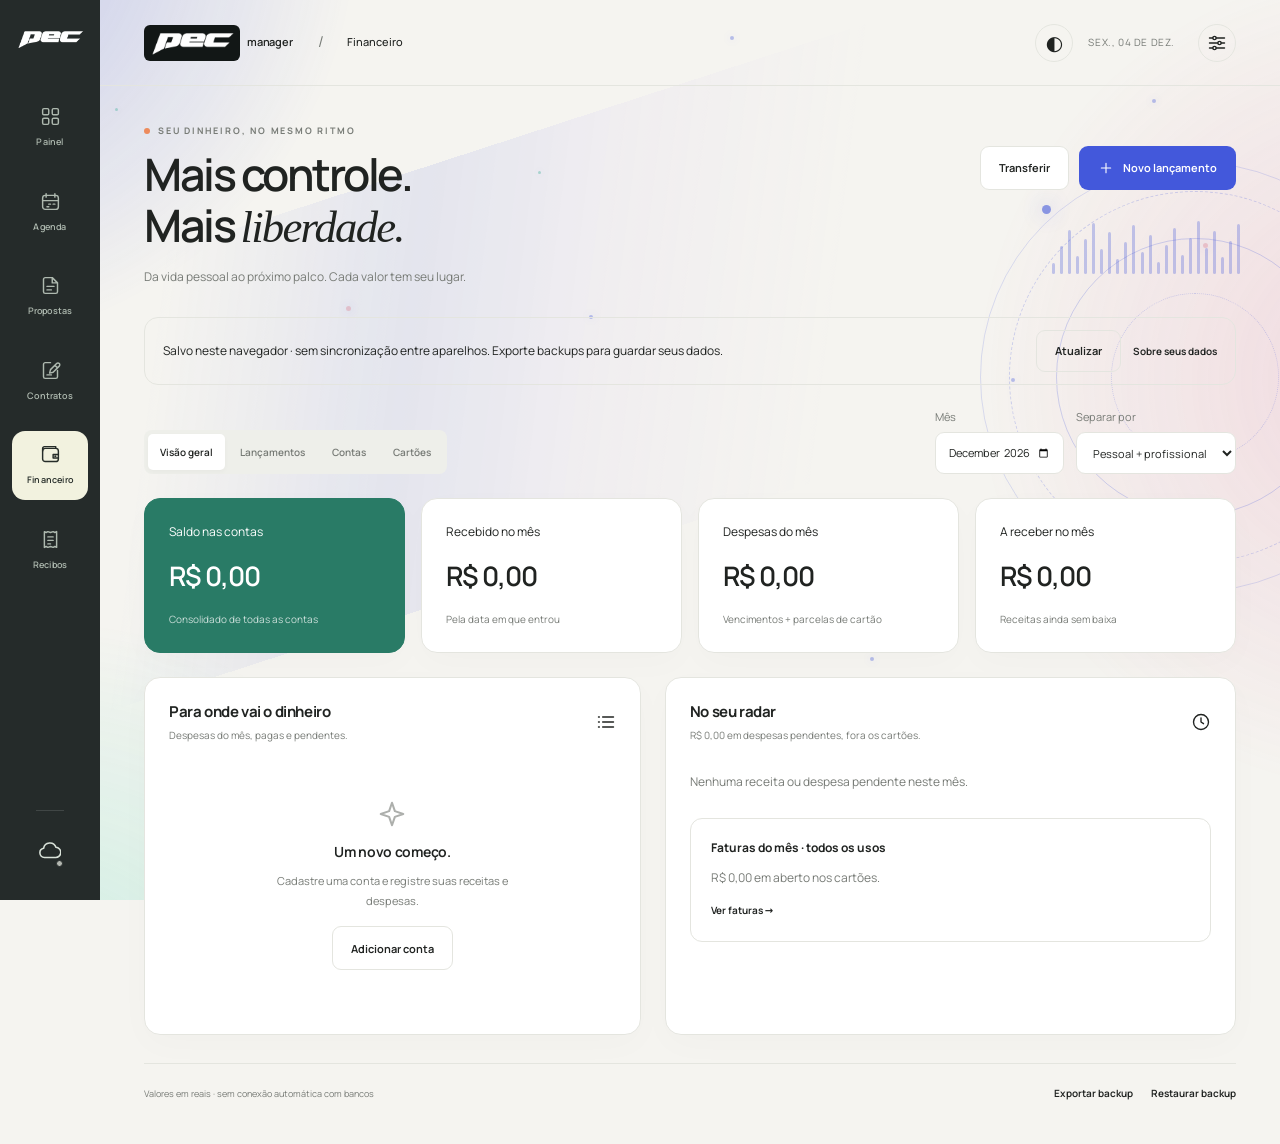
<file: financeiro.html>
<!doctype html><html lang="pt-BR"><head>
<meta charset="utf-8"><meta name="viewport" content="width=device-width,initial-scale=1,viewport-fit=cover"><meta name="theme-color" content="#252b2a">
<title>Financeiro · Agenda do Artista</title>
<link rel="stylesheet" href="./ui/boot.css?v=29"><script src="./ui/boot.js?v=29"></script>
<link rel="stylesheet" href="./auth/protected.css?v=1"><noscript><meta http-equiv="refresh" content="0; url=./login.html"></noscript>
<link rel="icon" href="./assets/brand/favicon-32.png?v=29" sizes="32x32"><link rel="apple-touch-icon" href="./assets/brand/apple-touch-icon.png?v=29"><link rel="manifest" href="./manifest.webmanifest?v=29">
<link rel="preload" href="./vendor/fonts/manrope-latin.woff2" as="font" type="font/woff2" crossorigin>
<link rel="stylesheet" href="./ui/workspace.css?v=29"><link rel="stylesheet" href="./finance/style.css?v=3">
</head><body><main id="workspace" class="ws-main"></main>
<script src="./vendor/supabase-2.116.0.js"></script><script src="./auth/client.js?v=3"></script>
<script id="workspaceScripts" type="application/json">[{"src":"./manager-shared.js?v=29"},{"src":"./finance/app.js?v=3","type":"module"}]</script><script src="./auth/access.js?v=2"></script>
</body></html>
</file>
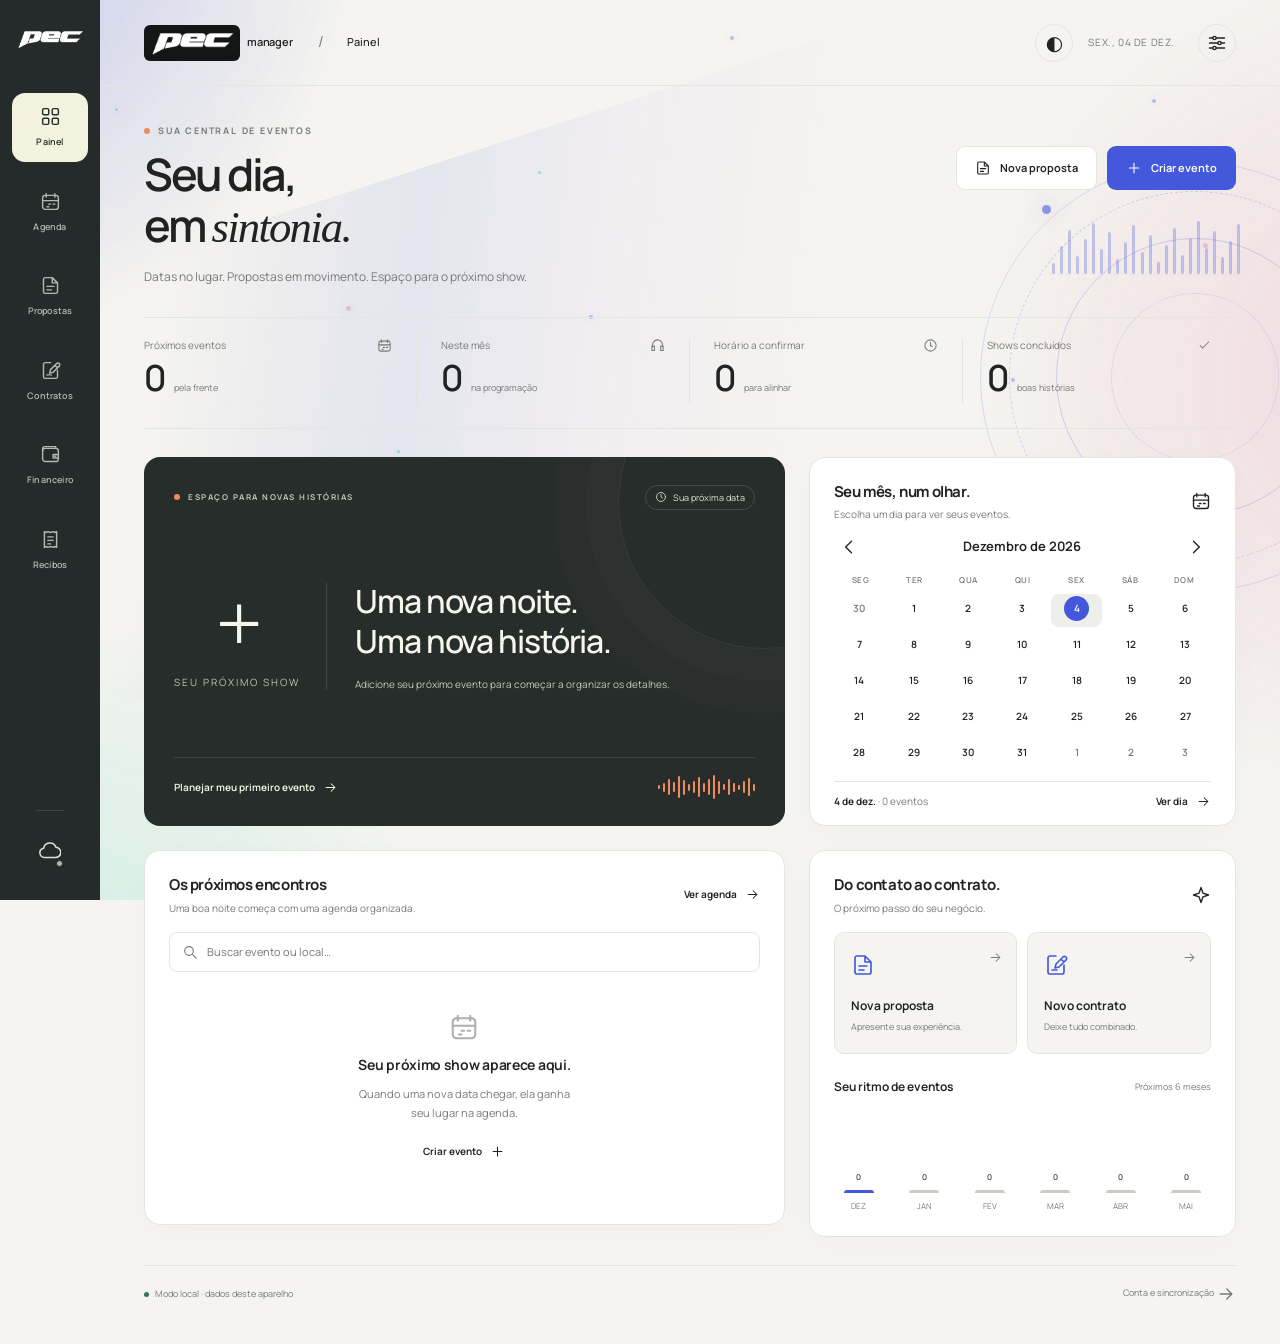
<file: login.html>
<!doctype html><html lang="pt-BR"><head><meta charset="utf-8"><meta name="viewport" content="width=device-width,initial-scale=1"><title>Abrir sistema · Agenda do Artista</title><meta http-equiv="refresh" content="0; url=./index.html"><script>location.replace(new URL('./index.html',location.href).href)</script></head><body><p>Acesso temporariamente sem login. <a href="./index.html">Abrir sistema</a> · <a href="./contratos.html?new=1">Criar contrato</a></p></body></html>
</file>
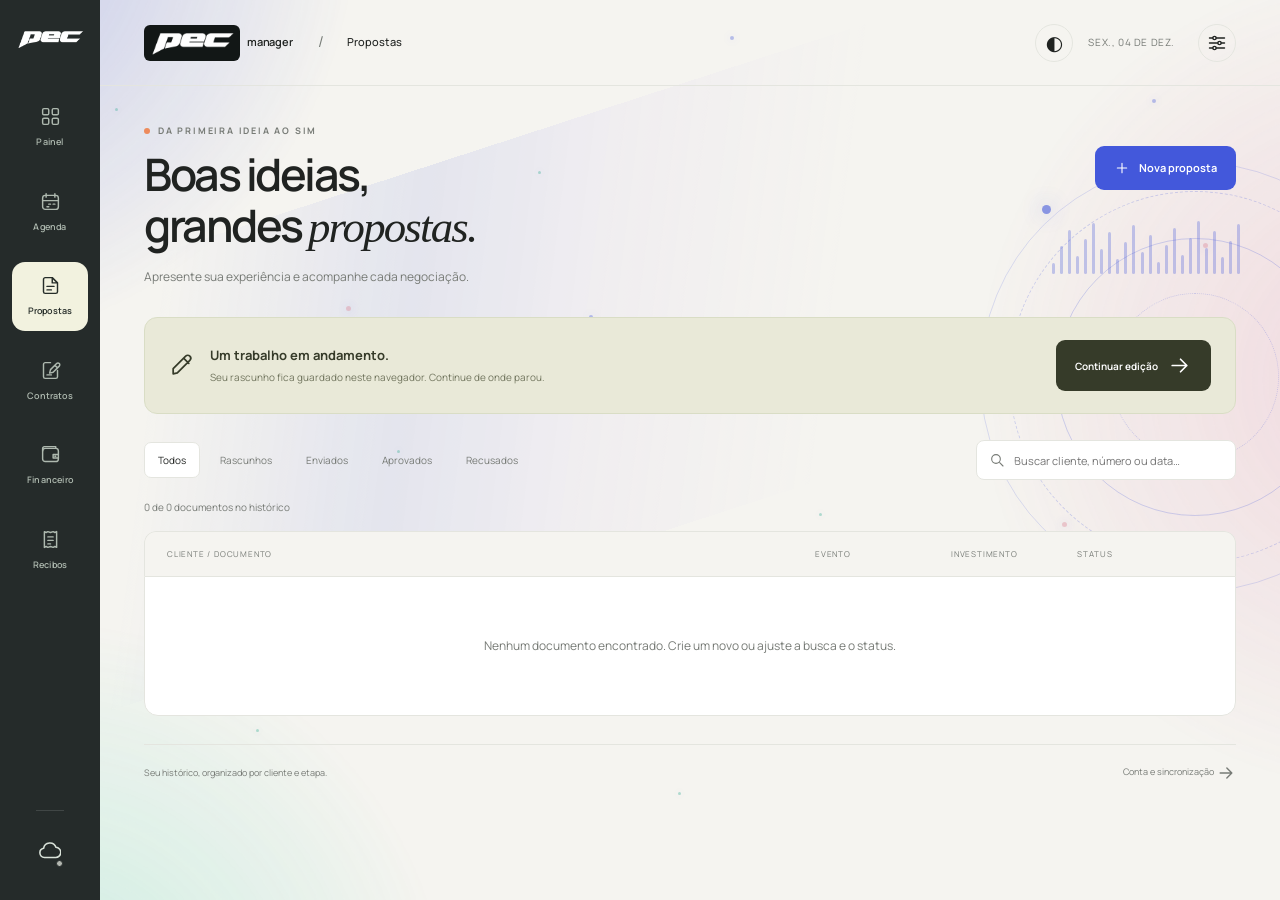
<file: orcamentos.html>
<!DOCTYPE html>
<html lang="pt-BR">
<head>
<!-- pec Manager boot: prevent legacy-layout flash before the workspace is ready -->
<link rel="stylesheet" href="./ui/boot.css?v=29">
<script src="./ui/boot.js?v=29"></script>

<link rel="icon" href="./assets/brand/favicon-32.png?v=29" type="image/png" sizes="32x32">
<link rel="icon" href="./icon.svg?v=29" type="image/svg+xml">
<link rel="apple-touch-icon" href="./assets/brand/apple-touch-icon.png?v=29" sizes="180x180">
<link rel="manifest" href="./manifest.webmanifest?v=29">
<link rel="stylesheet" href="./auth/protected.css?v=1">
<noscript><meta http-equiv="refresh" content="0; url=./login.html"></noscript>
<!-- /pec Manager boot -->
<meta charset="UTF-8">
<meta name="viewport" content="width=device-width, initial-scale=1.0">
<title>Proposta DJ pec — Valores claros</title>
<style>
:root{
  --app:#ececea;
  --panel:#141414;
  --panel2:#1c1c1c;
  --paper:#fcfbf8;
  --ink:#171717;
  --muted:#6d6a66;
  --line:#ded9d2;
  --accent:#9b7658;
  --accent2:#2f5148;
  --soft:#f3eee8;
  --hero:#1d332d;
  --heroText:#fffdf9;
  --serif: Georgia, "Times New Roman", serif;
  --sans: Arial, Helvetica, sans-serif;
  --section-gap:28px;
  --hero-min:225px;
  --radius-lg:22px;
  --radius-md:16px;
  --radius-sm:12px;
  --extra-image-width:46%;
}

/* Temas por tipo de evento */
body[data-theme="casamento"]{
  --paper:#fcfaf6;
  --ink:#191714;
  --muted:#746d66;
  --line:#dfd6cc;
  --soft:#f3ede6;
  --heroText:#fffaf4;
}
body[data-theme="xv"]{
  --paper:#fcfbfd;
  --ink:#1b1720;
  --muted:#756c7d;
  --line:#dfd8e5;
  --soft:#f4eff7;
  --heroText:#fff;
}
body[data-theme="geral"]{
  --paper:#fbfcfd;
  --ink:#171b20;
  --muted:#69737d;
  --line:#dce2e7;
  --soft:#f1f4f6;
  --heroText:#fff;
}

/* Paletas */
body[data-palette="terracota"]{
  --accent:#9d7657;
  --accent2:#36564d;
  --hero:#223a33;
}
body[data-palette="azul"]{
  --accent:#496c90;
  --accent2:#2c4157;
  --hero:#213240;
}
body[data-palette="verde"]{
  --accent:#6e7d5e;
  --accent2:#324539;
  --hero:#2a3b31;
}
body[data-palette="rose"]{
  --accent:#b07a82;
  --accent2:#725c67;
  --hero:#4a3842;
}
body[data-palette="roxo"]{
  --accent:#8266a8;
  --accent2:#4e3c68;
  --hero:#342742;
}
body[data-palette="dourado"]{
  --accent:#a88b4d;
  --accent2:#544937;
  --hero:#2c2925;
}

*{box-sizing:border-box}
html,body{
  margin:0;
  padding:0;
  background:var(--app);
  font-family:var(--sans);
  color:var(--ink);
}
body{
  display:grid;
  grid-template-columns:390px minmax(0,1fr);
  min-height:100vh;
}

/* EDITOR */
.editor{
  position:sticky;
  top:0;
  height:100vh;
  overflow:auto;
  padding:22px;
  background:var(--panel);
  color:#fff;
  border-right:1px solid #2c2c2c;
}
.editor h1{margin:0 0 6px;font-size:23px}
.editor .lead{margin:0 0 17px;color:#bcbcbc;font-size:12px;line-height:1.5}
.actions{
  display:grid;
  grid-template-columns:1fr 1fr;
  gap:8px;
  margin-bottom:16px;
}
button,.file-btn{
  border:0;
  border-radius:10px;
  padding:10px 11px;
  font-size:12px;
  font-weight:700;
  cursor:pointer;
  text-align:center;
}
.primary{background:#f3f3f3;color:#111}
.secondary{background:#2c2c2c;color:#fff}
.danger{background:#4a2626;color:#ffdcdc}
.file-btn input{display:none}
details{
  margin-bottom:10px;
  overflow:hidden;
  background:var(--panel2);
  border:1px solid #343434;
  border-radius:12px;
}
summary{padding:13px 14px;font-size:13px;font-weight:700;cursor:pointer}
.fields{display:grid;gap:9px;padding:0 14px 14px}
.two{display:grid;grid-template-columns:1fr 1fr;gap:8px}
label{
  display:grid;
  gap:5px;
  color:#ddd;
  font-size:11px;
  font-weight:700;
}
input,textarea,select{
  width:100%;
  padding:9px 10px;
  background:#111;
  color:#fff;
  border:1px solid #444;
  border-radius:8px;
  font:inherit;
  font-size:12px;
  outline:none;
}
textarea{
  min-height:76px;
  resize:vertical;
  line-height:1.42;
}
input:focus,textarea:focus,select:focus{border-color:#8b8b8b}
.editor-list{display:grid;gap:10px}
.editor-item{
  padding:11px;
  background:#171717;
  border:1px solid #383838;
  border-radius:12px;
}
.editor-item-head{
  display:flex;
  justify-content:space-between;
  align-items:center;
  margin-bottom:10px;
}
.editor-item-head strong{font-size:12px}
.remove{padding:6px 8px;background:#4b2727;color:#ffd9d9;font-size:10px;border-radius:8px}
.add{width:100%;background:#ededed;color:#111;border-radius:10px}
.check{display:flex;align-items:center;gap:8px}
.check input{width:auto}
.note{margin:0;color:#a9a9a9;font-size:10px;line-height:1.45}

/* STAGE */
.stage{padding:28px;overflow:auto}
.sheet{
  width:210mm;
  max-width:100%;
  margin:0 auto;
  background:var(--paper);
  box-shadow:0 18px 48px rgba(0,0,0,.13);
  border-radius:30px;
  overflow:hidden;
}
.doc{padding:14mm 15mm 13mm}
.topbar{
  display:flex;
  align-items:flex-start;
  justify-content:space-between;
  gap:20px;
  padding-bottom:15px;
  border-bottom:1px solid var(--line);
}
.brand{
  font-size:34px;
  font-weight:900;
  letter-spacing:-4px;
  line-height:1;
}
.brand small{
  margin-left:9px;
  color:var(--accent);
  font-size:8.5px;
  letter-spacing:1.6px;
  text-transform:uppercase;
  vertical-align:middle;
}
.docmeta{
  color:var(--muted);
  font-size:10px;
  line-height:1.55;
  text-align:right;
}

/* HERO */
.hero{
  position:relative;
  min-height:var(--hero-min);
  margin-top:20px;
  overflow:hidden;
  background:var(--hero);
  color:var(--heroText);
  border-radius:var(--radius-lg);
}
.hero-bg{
  position:absolute;
  inset:0;
  background-size:cover;
  background-position:center;
  opacity:.18;
  filter:saturate(.72) contrast(.92);
  transform:scale(1.03);
}
.hero-shade{
  position:absolute;
  inset:0;
  background:
    linear-gradient(90deg,rgba(0,0,0,.44) 0%,rgba(0,0,0,.21) 52%,rgba(0,0,0,.12) 100%),
    linear-gradient(0deg,rgba(0,0,0,.12),transparent 55%);
}
.hero-inner{
  position:relative;
  z-index:2;
  display:grid;
  grid-template-columns:1.18fr .82fr;
  gap:26px;
  min-height:var(--hero-min);
  padding:26px 28px;
}
.hero-kicker{
  margin-bottom:11px;
  color:rgba(255,255,255,.74);
  font-size:8.5px;
  font-weight:700;
  letter-spacing:1.8px;
  text-transform:uppercase;
}
.hero h1{
  margin:0;
  font-family:var(--serif);
  font-size:31px;
  line-height:1.07;
  font-weight:400;
  letter-spacing:-.55px;
  max-width:470px;
}
.hero p{
  margin:13px 0 0;
  color:rgba(255,255,255,.88);
  font-size:12.6px;
  line-height:1.66;
  max-width:470px;
}
.event-card{
  align-self:end;
  padding:15px 16px;
  background:rgba(255,255,255,.12);
  border:1px solid rgba(255,255,255,.19);
  backdrop-filter:blur(5px);
  border-radius:var(--radius-md);
}
.event-card .label{
  display:block;
  margin-bottom:3px;
  color:rgba(255,255,255,.65);
  font-size:7.8px;
  letter-spacing:1.15px;
  text-transform:uppercase;
}
.event-card strong{
  display:block;
  font-size:12px;
  line-height:1.5;
}
.event-card .row{
  display:grid;
  grid-template-columns:1fr 1fr;
  gap:12px;
  margin-top:10px;
}

/* FLOW */
.section{margin-top:var(--section-gap)}
.section-heading{
  display:grid;
  grid-template-columns:1fr auto;
  gap:20px;
  align-items:end;
  margin-bottom:13px;
}
.section-eyebrow{
  display:block;
  margin-bottom:5px;
  color:var(--accent);
  font-size:8px;
  font-weight:700;
  letter-spacing:1.55px;
  text-transform:uppercase;
}
.section h2{
  margin:0;
  font-family:var(--serif);
  font-size:24px;
  font-weight:400;
  letter-spacing:-.35px;
}
.section-intro{
  max-width:260px;
  color:var(--muted);
  font-size:10.8px;
  line-height:1.55;
  text-align:right;
}

/* SCOPE */
.scope-grid{
  display:grid;
  grid-template-columns:repeat(2,minmax(0,1fr));
  gap:12px;
}
.scope-grid.single{grid-template-columns:1fr}
.scope-item{
  padding:15px 16px;
  background:#fff;
  border:1px solid var(--line);
  break-inside:avoid;
  page-break-inside:avoid;
  border-radius:var(--radius-md);
}
.scope-num{
  display:block;
  margin-bottom:9px;
  color:var(--accent);
  font-family:var(--serif);
  font-size:20px;
  line-height:1;
}
.scope-item h3{
  margin:0 0 7px;
  font-family:var(--serif);
  font-size:18px;
  font-weight:400;
}
.scope-item p{
  margin:0;
  color:#444;
  font-size:11.8px;
  line-height:1.6;
  white-space:pre-line;
}
.scope-meta{
  display:flex;
  flex-wrap:wrap;
  gap:5px 11px;
  margin-top:10px;
  padding-top:9px;
  border-top:1px solid var(--line);
  color:var(--muted);
  font-size:9.8px;
}

/* INVESTMENT */
.investment{
  display:grid;
  grid-template-columns:1fr auto;
  gap:20px;
  align-items:center;
  padding:18px 19px;
  background:var(--soft);
  border-left:4px solid var(--accent);
  border-radius:var(--radius-md);
}
.investment .cap{
  display:block;
  margin-bottom:4px;
  color:var(--muted);
  font-size:8px;
  font-weight:700;
  letter-spacing:1.2px;
  text-transform:uppercase;
}
.investment .desc{font-size:11.2px;line-height:1.55;color:#454545}
.investment .price{
  font-family:var(--serif);
  font-size:27px;
  white-space:nowrap;
  color:var(--ink);
}

/* EXTRAS */
.extras-grid{
  display:grid;
  grid-template-columns:1fr;
  gap:12px;
}
.extra{
  display:grid;
  grid-template-columns:minmax(0,var(--extra-image-width)) minmax(0,1fr);
  background:#fff;
  border:1px solid var(--line);
  break-inside:avoid;
  page-break-inside:avoid;
  border-radius:var(--radius-lg);
  overflow:hidden;
}
.extra.no-image{grid-template-columns:1fr}
.extra-media{
  position:relative;
  overflow:hidden;
  background:var(--soft);
  aspect-ratio: var(--media-ratio, 4 / 3);
  min-width:0;
  min-height:0;
}
.extra-media img{
  position:absolute;
  inset:0;
  width:100%;
  height:100%;
  object-fit:cover;
  display:block;
}
.extra-media.fit-contain img{
  object-fit:contain;
  background:var(--soft);
}
.extra-media.position-top img{object-position:center top}
.extra-media.position-center img{object-position:center center}
.extra-media.position-bottom img{object-position:center bottom}

.extra-copy{
  min-width:0;
  overflow-wrap:anywhere;
  padding:16px 17px;
  display:flex;
  flex-direction:column;
  justify-content:flex-start;
}
.extra-kicker{
  margin-bottom:5px;
  color:var(--accent);
  font-size:7.9px;
  font-weight:700;
  letter-spacing:1.2px;
  text-transform:uppercase;
}
.extra h3{
  margin:0 0 7px;
  font-family:var(--serif);
  font-size:18px;
  font-weight:400;
}
.extra p{
  margin:0;
  color:#464646;
  font-size:11.2px;
  line-height:1.58;
  white-space:pre-line;
}
.extra-value{
  margin-top:11px;
  padding:11px 0 0 0;
  border-top:1px solid var(--line);
  font-size:11.7px;
  line-height:1.56;
  white-space:pre-line;
}
.extra-value strong{
  color:var(--accent);
  font-size:13.8px;
}

/* TERMS */
.info-grid{
  display:grid;
  grid-template-columns:1fr 1fr;
  gap:12px;
}
.info-box{
  padding:14px 15px;
  background:#fff;
  border:1px solid var(--line);
  break-inside:avoid;
  page-break-inside:avoid;
  border-radius:var(--radius-md);
}
.info-box h3{
  margin:0 0 8px;
  color:var(--accent);
  font-size:8px;
  letter-spacing:1.3px;
  text-transform:uppercase;
}
.info-box p,.info-box li{
  font-size:10.8px;
  line-height:1.55;
  color:#444;
}
.info-box p{margin:0}
.info-box ul{margin:0;padding-left:17px}
.notes{
  margin-top:12px;
  padding:13px 14px;
  background:var(--soft);
  color:#484848;
  font-size:10.6px;
  line-height:1.58;
  border-left:3px solid var(--accent2);
  border-radius:var(--radius-md);
}

/* FOOTER */
.footer{
  display:grid;
  grid-template-columns:1fr auto;
  gap:20px;
  align-items:end;
  margin-top:26px;
  padding-top:14px;
  border-top:1px solid var(--line);
  color:var(--muted);
  font-size:9.7px;
  line-height:1.5;
}
.footer strong{color:var(--ink);font-size:10.5px}
.footer-right{text-align:right}
.contact-link{
  color:inherit;
  text-decoration:none;
  border-bottom:1px dotted rgba(0,0,0,.24);
}
.contact-link:hover{color:var(--accent)}

/* AUTO DENSITY */
.doc[data-density="compact"]{
  --section-gap:21px;
  --hero-min:198px;
}
.doc[data-density="compact"] .hero{margin-top:16px}
.doc[data-density="compact"] .hero-inner{padding:21px 24px;gap:20px}
.doc[data-density="compact"] .section-heading{margin-bottom:10px}
.doc[data-density="compact"] .scope-item{padding:13px 14px}
.doc[data-density="compact"] .investment{padding:15px 17px}
.doc[data-density="compact"] .extra-copy{padding:13px 14px}
.doc[data-density="compact"] .footer{margin-top:20px}

/* Responsive */
@media screen and (max-width:900px){
  body{display:block}
  .editor{position:relative;height:auto}
  .stage{padding:10px}
  .sheet{width:100%;border-radius:20px}
  .doc{padding:24px 20px}
  .hero-inner,.scope-grid,.info-grid{grid-template-columns:1fr}
  .event-card{align-self:auto}
  .section-heading{grid-template-columns:1fr}
  .section-intro{text-align:left;max-width:none}
  .extra{grid-template-columns:1fr}
  .extra.no-image{grid-template-columns:1fr}
}

/* Print */
@page{size:A4 portrait;margin:12mm 11mm 12mm}

@media print{
  html,body{
    display:block!important;
    width:auto!important;
    min-width:0!important;
    margin:0!important;
    padding:0!important;
    background:#fff!important;
  }
  .editor{display:none!important}
  .stage{padding:0!important;overflow:visible!important}
  .sheet{
    width:auto!important;
    max-width:none!important;
    margin:0!important;
    background:transparent!important;
    box-shadow:none!important;
    border-radius:0!important;
  }
  .doc{padding:0!important;background:transparent!important}
  .topbar,.hero,.scope-item,.investment,.extra,.info-box,.notes,.footer{
    break-inside:avoid!important;
    page-break-inside:avoid!important;
  }
  .section-heading{
    break-after:avoid!important;
    page-break-after:avoid!important;
  }
  .hero{margin-top:14px!important}
  .section{margin-top:20px!important}
  .footer{margin-bottom:0!important}
  *{
    -webkit-print-color-adjust:exact!important;
    print-color-adjust:exact!important;
  }
}

/* ============================================================
   PAGINAÇÃO BALANCEADA — SEM DIMINUIR FONTES
   Mantém a leitura confortável e distribui melhor o conteúdo
   entre páginas quando o orçamento ultrapassa 1 folha.
   ============================================================ */

.print-break-before{
  break-before:page !important;
  page-break-before:always !important;
}

@page{
  size:A4 portrait;
  margin:10mm 11mm 10mm;
}

@media print{
  html,body{
    display:block !important;
    width:auto !important;
    min-width:0 !important;
    margin:0 !important;
    padding:0 !important;
    background:#fff !important;
  }

  .editor{
    display:none !important;
  }

  .stage{
    padding:0 !important;
    overflow:visible !important;
  }

  .sheet{
    width:auto !important;
    max-width:none !important;
    margin:0 !important;
    background:transparent !important;
    box-shadow:none !important;
    border-radius:0 !important;
    overflow:visible !important;
  }

  .doc{
    width:auto !important;
    padding:0 !important;
    background:transparent !important;
  }

  /* IMPORTANTE:
     não reduzimos a tipografia. Apenas tiramos espaços verticais
     exagerados que o navegador soma na impressão. */
  .hero{
    margin-top:14px !important;
  }

  .section{
    margin-top:18px !important;
  }

  .section-heading{
    margin-bottom:10px !important;
    break-after:avoid !important;
    page-break-after:avoid !important;
  }

  .footer{
    margin-top:16px !important;
    padding-top:11px !important;
  }

  /* Mantém blocos pequenos íntegros, mas permite que conjuntos grandes
     atravessem páginas ao invés de deixar um rombo em branco. */
  .scope-item,
  .investment,
  .extra,
  .info-box{
    break-inside:avoid !important;
    page-break-inside:avoid !important;
  }

  .notes,
  .footer{
    break-inside:auto !important;
    page-break-inside:auto !important;
  }

  .info-grid{
    break-inside:auto !important;
    page-break-inside:auto !important;
  }

  #termsSection{
    break-inside:auto !important;
    page-break-inside:auto !important;
  }

  *{
    -webkit-print-color-adjust:exact !important;
    print-color-adjust:exact !important;
  }
}


/* ============================================================
   V6 — INVESTIMENTO FLEXÍVEL + PÁGINA 2 INTENCIONAL + RODAPÉ
   ============================================================ */

.hidden-ui{
  display:none !important;
}

/* Valor dentro de cada item do escopo */
.scope-item{
  position:relative;
}
.scope-price{
  display:flex;
  align-items:flex-end;
  justify-content:space-between;
  gap:14px;
  margin-top:11px;
  padding-top:10px;
  border-top:1px solid var(--line);
}
.scope-price-label{
  color:var(--muted);
  font-size:7.7px;
  font-weight:700;
  letter-spacing:1.1px;
  text-transform:uppercase;
}
.scope-price-value{
  color:var(--ink);
  font-family:var(--serif);
  font-size:18px;
  line-height:1;
  white-space:nowrap;
}

/* Página 2 passa a ter abertura própria */
.terms-heading{
  margin-bottom:13px;
}

/* Rodapé um pouco mais elaborado, mas ainda discreto */
.footer{
  position:relative;
  grid-template-columns:1fr auto;
  gap:22px;
  margin-top:24px;
  padding:15px 17px 14px;
  background:var(--soft);
  border-top:0;
  border-radius:var(--radius-md);
  overflow:hidden;
}
.footer::before{
  content:"";
  position:absolute;
  top:0;
  left:0;
  width:72px;
  height:3px;
  background:linear-gradient(90deg,var(--accent),var(--accent2));
}
.footer-brand{
  display:flex;
  align-items:center;
  gap:12px;
}
.footer-mark{
  color:var(--ink);
  font-size:24px;
  font-weight:900;
  letter-spacing:-2.5px;
  line-height:1;
}
.footer-copy strong{
  display:block;
  margin-bottom:2px;
  color:var(--ink);
  font-size:9.2px;
  letter-spacing:.9px;
  text-transform:uppercase;
}
.footer-copy span{
  color:var(--muted);
  font-size:9.5px;
  line-height:1.4;
}
.footer-right{
  color:var(--muted);
  font-size:9.4px;
  line-height:1.55;
  text-align:right;
}

/* Na tela tudo continua fluido. Na impressão, a seção de condições
   pode receber a classe abaixo para começar na página 2. */
.print-page-two{
  break-before:page !important;
  page-break-before:always !important;
}

@media print{
  /* Mantém os tamanhos de fonte da versão que você aprovou.
     Ajustamos somente espaçamento e a quebra antes das condições. */
  .section{
    margin-top:18px !important;
  }

  #termsSection{
    margin-top:0 !important;
  }

  .terms-heading{
    margin-bottom:11px !important;
  }

  .footer{
    margin-top:16px !important;
    padding:13px 15px 12px !important;
  }

  .scope-price,
  .footer{
    break-inside:avoid !important;
    page-break-inside:avoid !important;
  }
}


/* ============================================================
   V9 — FOLHA SELECIONÁVEL / FLUXO CONTÍNUO
   ============================================================ */

:root{
  --sheet-width:210mm;
  --sheet-min-height:297mm;
}

/* Na tela existe uma única folha contínua. Se o conteúdo passar da
   altura escolhida, o papel cresce visualmente em vez de simular
   uma quebra no meio do orçamento. */
.sheet{
  width:var(--sheet-width) !important;
  min-height:var(--sheet-min-height);
  max-width:100%;
}

/* Não existe mais nenhuma quebra obrigatória antes de pagamento/rider. */
.print-page-two{
  break-before:auto !important;
  page-break-before:auto !important;
}

#termsSection{
  margin-top:var(--section-gap);
}

/* A5 fica naturalmente mais estreito: reorganiza as colunas sem
   reduzir a tipografia. */
body[data-paper-narrow="true"] .hero-inner{
  grid-template-columns:1fr;
}
body[data-paper-narrow="true"] .event-card{
  align-self:auto;
}
body[data-paper-narrow="true"] .scope-grid,
body[data-paper-narrow="true"] .info-grid{
  grid-template-columns:1fr;
}
body[data-paper-narrow="true"] .section-heading{
  grid-template-columns:1fr;
}
body[data-paper-narrow="true"] .section-intro{
  max-width:none;
  text-align:left;
}
body[data-paper-narrow="true"] .extra{
  grid-template-columns:1fr;
}
body[data-paper-narrow="true"] .extra-media{
  min-height:210px;
}

@media print{
  /* O tamanho da página é injetado dinamicamente pelo JavaScript. */
  .sheet{
    width:auto !important;
    min-height:0 !important;
    max-width:none !important;
  }

  .doc{
    width:auto !important;
  }

  /* Tudo segue em fluxo normal. O navegador só quebra quando a folha
     selecionada realmente termina. */
  #termsSection{
    margin-top:18px !important;
    break-before:auto !important;
    page-break-before:auto !important;
  }

  .final-page-group{
    display:block !important;
    break-before:auto !important;
    page-break-before:auto !important;
  }

  /* Rodapé apenas uma vez: na última página. O JS calcula o espaço
     necessário para levá-lo ao fim da última folha quando possível. */
  .final-footer{
    display:grid !important;
    margin-top:var(--print-footer-gap, 16px) !important;
    break-inside:avoid !important;
    page-break-inside:avoid !important;
  }

  /* A5 em retrato: mantém a leitura com uma coluna. */
  body[data-paper-narrow="true"] .hero-inner{
    grid-template-columns:1fr !important;
  }

  body[data-paper-narrow="true"] .scope-grid,
  body[data-paper-narrow="true"] .info-grid{
    grid-template-columns:1fr !important;
  }

  body[data-paper-narrow="true"] .section-heading{
    grid-template-columns:1fr !important;
  }

  body[data-paper-narrow="true"] .section-intro{
    text-align:left !important;
    max-width:none !important;
  }

  body[data-paper-narrow="true"] .extra{
    grid-template-columns:1fr !important;
  }
}


/* ============================================================
   V11 — RODAPÉ CORRIGIDO EM TODAS AS PÁGINAS
   ============================================================ */

.print-footer{
  display:none;
}

@media print{

  /*
    O rodapé normal do documento fica visível apenas na tela.
    Na impressão usamos o rodapé abaixo, repetido pelo Chrome.
  */
  .footer{
    display:none !important;
  }

  /*
    IMPORTANTE:
    bottom: 0, sem valores negativos.
    Isso evita o bug de o Chrome jogar o rodapé para o topo
    ou sobrepor a área de conteúdo em alguns tamanhos de folha.
  */
  .print-footer{
    display:flex !important;
    position:fixed !important;
    left:0 !important;
    right:0 !important;
    bottom:0 !important;
    height:12mm !important;
    align-items:center !important;
    justify-content:space-between !important;
    gap:8mm !important;
    padding:0 1mm !important;
    background:var(--paper) !important;
    border-top:1px solid var(--line) !important;
    color:var(--muted) !important;
    z-index:999999 !important;
    font-size:8.3px !important;
    line-height:1.2 !important;
  }

  .print-footer-brand{
    display:flex !important;
    align-items:center !important;
    gap:8px !important;
    white-space:nowrap !important;
  }

  .print-footer-brand strong{
    color:var(--ink) !important;
    font-size:16px !important;
    font-weight:900 !important;
    letter-spacing:-1.2px !important;
    line-height:1 !important;
  }

  .print-footer-brand span{
    color:var(--accent) !important;
    font-size:7px !important;
    font-weight:700 !important;
    letter-spacing:1px !important;
    text-transform:uppercase !important;
    line-height:1 !important;
  }

  .print-footer-contact{
    display:flex !important;
    align-items:center !important;
    justify-content:flex-end !important;
    gap:6px !important;
    white-space:nowrap !important;
    text-align:right !important;
  }

  .print-footer .contact-link{
    color:inherit !important;
    border-bottom:0 !important;
  }

  .print-footer .sep{
    opacity:.42 !important;
  }

  /*
    Mantém o conteúdo longe do rodapé.
    A margem inferior real é definida no @page dinâmico.
  */
  .doc{
    padding-bottom:0 !important;
  }
}


/* ============================================================
   V13 — PDF MAIS LEGÍVEL EM CELULAR
   O HTML normal permanece igual. Só a impressão/PDF muda.
   ============================================================ */

@media print{

  /* GRANDE — padrão recomendado */
  body[data-pdf-text-size="large"] .hero p{
    font-size:14.8px !important;
    line-height:1.58 !important;
  }

  body[data-pdf-text-size="large"] .event-card strong{
    font-size:13.6px !important;
    line-height:1.48 !important;
  }

  body[data-pdf-text-size="large"] .section-intro{
    font-size:12.3px !important;
    line-height:1.5 !important;
  }

  body[data-pdf-text-size="large"] .scope-item p{
    font-size:14px !important;
    line-height:1.58 !important;
  }

  body[data-pdf-text-size="large"] .scope-meta{
    font-size:11.5px !important;
    line-height:1.45 !important;
  }

  body[data-pdf-text-size="large"] .investment .desc{
    font-size:13px !important;
    line-height:1.48 !important;
  }

  body[data-pdf-text-size="large"] .extra p{
    font-size:13.4px !important;
    line-height:1.56 !important;
  }

  body[data-pdf-text-size="large"] .extra-value{
    font-size:13.6px !important;
    line-height:1.5 !important;
  }

  body[data-pdf-text-size="large"] .extra-value strong{
    font-size:15.5px !important;
  }

  body[data-pdf-text-size="large"] .info-box p,
  body[data-pdf-text-size="large"] .info-box li{
    font-size:13px !important;
    line-height:1.52 !important;
  }

  body[data-pdf-text-size="large"] .notes{
    font-size:12.6px !important;
    line-height:1.52 !important;
  }

  body[data-pdf-text-size="large"] .print-footer{
    font-size:9.6px !important;
  }

  /* EXTRA GRANDE */
  body[data-pdf-text-size="xlarge"] .hero p{
    font-size:15px !important;
    line-height:1.58 !important;
  }

  body[data-pdf-text-size="xlarge"] .event-card strong{
    font-size:14px !important;
    line-height:1.48 !important;
  }

  body[data-pdf-text-size="xlarge"] .section-intro{
    font-size:12.6px !important;
    line-height:1.5 !important;
  }

  body[data-pdf-text-size="xlarge"] .scope-item p{
    font-size:14.3px !important;
    line-height:1.58 !important;
  }

  body[data-pdf-text-size="xlarge"] .scope-meta{
    font-size:11.7px !important;
  }

  body[data-pdf-text-size="xlarge"] .investment .desc{
    font-size:13.3px !important;
    line-height:1.5 !important;
  }

  body[data-pdf-text-size="xlarge"] .extra p{
    font-size:13.6px !important;
    line-height:1.56 !important;
  }

  body[data-pdf-text-size="xlarge"] .extra-value{
    font-size:13.8px !important;
  }

  body[data-pdf-text-size="xlarge"] .extra-value strong{
    font-size:16px !important;
  }

  body[data-pdf-text-size="xlarge"] .info-box p,
  body[data-pdf-text-size="xlarge"] .info-box li{
    font-size:13.2px !important;
    line-height:1.52 !important;
  }

  body[data-pdf-text-size="xlarge"] .notes{
    font-size:12.8px !important;
    line-height:1.52 !important;
  }

  body[data-pdf-text-size="xlarge"] .print-footer{
    font-size:9.6px !important;
  }
}


/* ============================================================
   V15 — CONTROLE FINO DO TAMANHO DOS TEXTOS DO PDF
   ============================================================ */

.pdf-scale-control{
  display:grid;
  gap:9px;
  padding:11px;
  background:#171717;
  border:1px solid #393939;
  border-radius:11px;
}

.pdf-scale-head{
  display:flex;
  align-items:center;
  justify-content:space-between;
  gap:10px;
  color:#ddd;
  font-size:11px;
  font-weight:700;
}

.pdf-scale-head strong{
  min-width:50px;
  padding:5px 8px;
  color:#111;
  background:#f1f1f1;
  border-radius:999px;
  font-size:11px;
  text-align:center;
}

.pdf-scale-row{
  display:grid;
  grid-template-columns:34px 1fr 34px;
  gap:8px;
  align-items:center;
}

.pdf-scale-btn{
  width:34px;
  height:34px;
  padding:0;
  color:#fff;
  background:#303030;
  border:1px solid #454545;
  border-radius:9px;
  font-size:18px;
  line-height:1;
}

.pdf-scale-range{
  width:100%;
  min-height:0;
  height:20px;
  padding:0;
  accent-color:#f0f0f0;
  cursor:pointer;
}

.pdf-scale-labels{
  display:flex;
  justify-content:space-between;
  gap:8px;
  color:#8f8f8f;
  font-size:9px;
}


/* ============================================================
   V16 — VALORES MAIS CLAROS PARA O CLIENTE
   ============================================================ */

.investment{
  position:relative;
}

.investment-warning{
  display:inline-flex;
  align-items:center;
  gap:6px;
  margin-top:8px;
  padding:6px 9px;
  color:var(--accent2);
  background:rgba(255,255,255,.72);
  border:1px solid color-mix(in srgb, var(--accent2) 26%, transparent);
  border-radius:999px;
  font-size:9.4px;
  font-weight:700;
  line-height:1.2;
}

.price-wrap{
  display:grid;
  justify-items:end;
  gap:3px;
}

.price-label{
  color:var(--muted);
  font-size:7.4px;
  font-weight:800;
  letter-spacing:1.05px;
}

.extras-alert{
  display:flex;
  align-items:flex-start;
  gap:10px;
  margin:-1px 0 12px;
  padding:10px 12px;
  color:#4b473f;
  background:color-mix(in srgb, var(--accent) 9%, #fff);
  border:1px solid color-mix(in srgb, var(--accent) 30%, var(--line));
  border-radius:12px;
  font-size:10.6px;
  line-height:1.45;
}

.extras-alert strong{
  flex:0 0 auto;
  padding:3px 7px;
  color:#fff;
  background:var(--accent);
  border-radius:999px;
  font-size:7.7px;
  letter-spacing:.8px;
  text-transform:uppercase;
}

.extra-copy{
  position:relative;
}

.optional-badge{
  display:inline-flex;
  align-self:flex-start;
  margin-bottom:7px;
  padding:5px 8px;
  color:var(--accent2);
  background:color-mix(in srgb, var(--accent2) 8%, #fff);
  border:1px solid color-mix(in srgb, var(--accent2) 25%, var(--line));
  border-radius:999px;
  font-size:7.4px;
  font-weight:800;
  letter-spacing:.9px;
  text-transform:uppercase;
}

.extra-value{
  display:grid;
  gap:3px;
}

.extra-value-label{
  color:var(--muted);
  font-size:7.5px;
  font-weight:800;
  letter-spacing:.9px;
  text-transform:uppercase;
}

.extra-value-main{
  color:var(--accent2);
  font-family:var(--serif);
  font-size:22px;
  font-weight:400;
  line-height:1.1;
}

.extra-total-with{
  display:flex;
  justify-content:space-between;
  gap:12px;
  margin-top:8px;
  padding-top:8px;
  border-top:1px dashed var(--line);
  color:var(--muted);
  font-size:9.7px;
  line-height:1.35;
}

.extra-total-with strong{
  color:var(--ink);
  white-space:nowrap;
}

@media print{
  .extras-alert{
    break-inside:avoid !important;
    page-break-inside:avoid !important;
  }

  .investment-warning{
    font-size:9.2px !important;
  }

  .extra-value-main{
    font-size:21px !important;
  }

  .extra-total-with{
    font-size:9.4px !important;
  }
}


/* ============================================================
   V17 — LIMPEZA VISUAL DOS OPCIONAIS
   ============================================================ */

.investment-warning,
.extra-total-with{
  display:none !important;
}


/* ============================================================
   V20 — TEXTO DOS OPCIONAIS AJUSTADO
   ============================================================ */

.extra-copy{
  min-width:0;
  padding:14px 16px;
}

.optional-badge{
  margin-bottom:6px;
  padding:4px 7px;
  font-size:6.9px;
  letter-spacing:.85px;
}

.extra-kicker{
  margin-bottom:4px;
  font-size:7.2px;
  letter-spacing:1.1px;
}

.extra h3{
  margin:0 0 6px;
  font-size:16px;
  line-height:1.18;
}

.extra p{
  font-size:10.3px;
  line-height:1.5;
}

.extra-value{
  margin-top:10px;
  padding-top:10px;
}

.extra-value-label{
  font-size:7.1px;
  letter-spacing:.85px;
}

.extra-value-main{
  font-size:17px;
  line-height:1.05;
}

@media print{
  .extra-copy{
    padding:13px 15px !important;
  }

  .extra h3{
    font-size:15.5px !important;
  }

  .extra p{
    font-size:10px !important;
    line-height:1.48 !important;
  }

  .extra-value-main{
    font-size:16.5px !important;
  }
}

</style>
</head>
<body data-theme="casamento" data-palette="terracota">

<aside class="editor">
  <h1>Proposta DJ pec</h1>
  <p class="lead">Personalize sua proposta e confira o documento em tempo real.</p>

  <div class="actions">
    <button class="primary" onclick="window.print()">Imprimir / PDF</button>
    <button class="secondary" onclick="exportXML()">Exportar XML</button>
    <label class="file-btn secondary">Importar XML<input id="xmlInput" type="file" accept=".xml,text/xml"></label>
    <button class="danger" onclick="resetData()">Restaurar exemplo</button>
  </div>

  <details open>
    <summary>Tema e visual</summary>
    <div class="fields">
      <label>
        Tipo de evento
        <select data-fixed="theme">
          <option value="casamento">Casamento</option>
          <option value="xv">Festa de XV</option>
          <option value="geral">Eventos em Geral</option>
        </select>
      </label>

      <label>
        Paleta de cores
        <select data-fixed="palette">
          <option value="terracota">Terracota elegante</option>
          <option value="azul">Azul premium</option>
          <option value="verde">Verde oliva</option>
          <option value="rose">Rose sofisticado</option>
          <option value="roxo">Roxo elegante</option>
          <option value="dourado">Grafite dourado</option>
        </select>
      </label>

      <label>
        Foto de fundo suave (opcional)
        <input id="heroImageInput" type="file" accept="image/*">
      </label>

      <div class="two">
        <label>
          Tamanho da folha
          <select data-fixed="pageSize">
            <option value="a5">A5 — 148 × 210 mm</option>
            <option value="a4">A4 — 210 × 297 mm</option>
            <option value="letter">Carta — 216 × 279 mm</option>
            <option value="legal">Legal — 216 × 356 mm</option>
            <option value="a3">A3 — 297 × 420 mm</option>
            <option value="long">A4 alongado — 210 × 420 mm</option>
          </select>
        </label>

        <label>
          Orientação
          <select data-fixed="orientation">
            <option value="portrait">Retrato</option>
            <option value="landscape">Paisagem</option>
          </select>
        </label>
      </div>

      <div class="pdf-scale-control">
        <div class="pdf-scale-head">
          <span>Tamanho dos textos no PDF</span>
          <strong id="pdfScaleValue">120%</strong>
        </div>

        <div class="pdf-scale-row">
          <button type="button" class="pdf-scale-btn" onclick="changePdfScale(-5)">−</button>

          <input
            id="pdfScaleRange"
            class="pdf-scale-range"
            data-fixed="pdfScale"
            type="range"
            min="90"
            max="150"
            step="5"
            value="120"
          >

          <button type="button" class="pdf-scale-btn" onclick="changePdfScale(5)">+</button>
        </div>

        <div class="pdf-scale-labels">
          <span>Menor</span>
          <span>Recomendado: 120%</span>
          <span>Maior</span>
        </div>
      </div>

      <p class="note">
        Esse controle altera somente os textos informativos do PDF. Títulos e preços
        principais mantêm a proporção do layout. Se aumentar bastante, o orçamento
        pode usar mais páginas — sem espremer a leitura.
      </p>
    </div>
  </details>

  <details open>
    <summary>Cliente e evento</summary>
    <div class="fields">
      <label>Cliente <input data-fixed="client"></label>
      <div class="two">
        <label>Emissão <input data-fixed="issueDate" type="date"></label>
        <label>Evento <input data-fixed="eventDate" type="date"></label>
      </div>
      <label>Local <input data-fixed="venue"></label>
      <label>Cidade / Estado <input data-fixed="city"></label>
      <div class="two">
        <label>Horário <input data-fixed="time"></label>
        <label>Duração <input data-fixed="duration"></label>
      </div>
      <label>Estilo musical <input data-fixed="musicStyle"></label>
      <label>Mensagem inicial <textarea data-fixed="intro"></textarea></label>
    </div>
  </details>

  <details open>
    <summary>Escopo combinado</summary>
    <div class="fields">
      <div id="scopeEditor" class="editor-list"></div>
      <button class="add" onclick="addScope()">+ Adicionar item ao escopo</button>
    </div>
  </details>

  <details open>
    <summary>Investimento</summary>
    <div class="fields">
      <label>
        Como mostrar o investimento?
        <select data-fixed="investmentMode">
          <option value="single">1 valor único para a proposta</option>
          <option value="perItem">Valores separados por item do escopo</option>
        </select>
      </label>

      <div id="singleInvestmentEditor">
        <div class="fields" style="padding:0;">
          <label>Valor total <input data-fixed="total"></label>
          <label>Descrição curta <textarea data-fixed="totalDesc"></textarea></label>
        </div>
      </div>

      <p class="note" id="perItemInvestmentNote">
        No modo separado, o valor aparece dentro de cada item do “Escopo combinado”.
      </p>
    </div>
  </details>

  <details open>
    <summary>Opcionais / adicionais</summary>
    <div class="fields">
      <label class="check">
        <input id="showExtras" type="checkbox">
        Exibir opcionais
      </label>
      <div id="extrasEditor" class="editor-list"></div>
      <button class="add" onclick="addExtra()">+ Adicionar opcional</button>
      <p class="note">
        Cada serviço agora pode ter proporção da imagem, ajuste “preencher / encaixar”
        e posição da foto.
      </p>
    </div>
  </details>

  <details>
    <summary>Pagamento e observações</summary>
    <div class="fields">
      <label>Sinal <input data-fixed="deposit"></label>
      <label>Saldo <input data-fixed="balance"></label>
      <label>Forma de pagamento <input data-fixed="payment"></label>
      <label>Observações <textarea data-fixed="notes"></textarea></label>
      <label>Rider técnico (um item por linha) <textarea data-fixed="rider"></textarea></label>
    </div>
  </details>

  <details>
    <summary>Contato</summary>
    <div class="fields">
      <label>Telefone <input data-fixed="phone"></label>
      <label>E-mail <input data-fixed="email"></label>
      <label>Site <input data-fixed="site"></label>
      <label>Instagram <input data-fixed="instagram"></label>
    </div>
  </details>
</aside>

<main class="stage">
  <article class="sheet">
    <div class="doc" id="doc">

      <header class="topbar">
        <div class="brand">pec <small>DJ &amp; Performance</small></div>
        <div class="docmeta">
          PROPOSTA COMERCIAL<br>
          EMISSÃO <span data-bind="issueDate"></span>
        </div>
      </header>

      <section class="hero">
        <div class="hero-bg" id="heroBg"></div>
        <div class="hero-shade"></div>
        <div class="hero-inner">
          <div>
            <div class="hero-kicker" id="themeLabel">Casamento</div>
            <h1 id="themeTitle">Uma experiência musical pensada para o seu casamento.</h1>
            <p data-bind="intro"></p>
          </div>

          <div class="event-card">
            <span class="label">Preparado para</span>
            <strong data-bind="client"></strong>
            <div class="row">
              <div>
                <span class="label">Data</span>
                <strong data-bind="eventDate"></strong>
              </div>
              <div>
                <span class="label">Horário</span>
                <strong data-bind="time"></strong>
              </div>
            </div>
            <div style="margin-top:10px;">
              <span class="label">Local</span>
              <strong><span data-bind="venue"></span> — <span data-bind="city"></span></strong>
            </div>
          </div>
        </div>
      </section>

      <section class="section">
        <div class="section-heading">
          <div>
            <span class="section-eyebrow">O que foi definido</span>
            <h2>Escopo da apresentação</h2>
          </div>
          <div class="section-intro">
            Esta proposta formaliza os serviços e condições alinhados para o evento.
          </div>
        </div>
        <div id="scopePreview" class="scope-grid"></div>
      </section>

      <section class="section" id="singleInvestmentSection">
        <div class="investment">
          <div>
            <span class="cap">Valor do serviço principal</span>
            <div class="desc" data-bind="totalDesc"></div>
          </div>
          <div class="price-wrap">
            <span class="price-label">VALOR PRINCIPAL</span>
            <div class="price" data-bind="total"></div>
          </div>
        </div>
      </section>

      <section class="section" id="extrasSection">
        <div class="section-heading">
          <div>
            <span class="section-eyebrow">Opcionais</span>
            <h2>Opcionais para acrescentar</h2>
          </div>
          <div class="section-intro">
            Os itens abaixo são opcionais e não estão incluídos no valor principal.
          </div>
        </div>

        <div class="extras-alert">
          <strong>Itens opcionais</strong>
          <span>Cada valor abaixo é somado ao valor principal somente se você escolher incluir o serviço.</span>
        </div>

        <div id="extrasPreview" class="extras-grid"></div>
      </section>

      <section class="section" id="termsSection">
        <div class="section-heading terms-heading">
          <div>
            <span class="section-eyebrow">Informações finais</span>
            <h2>Condições da proposta</h2>
          </div>
          <div class="section-intro">
            Pagamento, requisitos técnicos e observações para formalização do evento.
          </div>
        </div>

        <div class="info-grid">
          <div class="info-box">
            <h3>Condições comerciais</h3>
            <p><strong>Sinal:</strong> <span data-bind="deposit"></span></p>
            <p style="margin-top:7px;"><strong>Saldo:</strong> <span data-bind="balance"></span></p>
            <p style="margin-top:7px;"><strong>Pagamento:</strong> <span data-bind="payment"></span></p>
          </div>
          <div class="info-box">
            <h3>Rider técnico</h3>
            <ul id="riderPreview"></ul>
          </div>
        </div>
        <div class="notes" data-bind="notes"></div>
      </section>

      <footer class="footer">
        <div class="footer-brand">
          <div class="footer-mark">pec</div>
          <div class="footer-copy">
            <strong>DJ &amp; Performance</strong>
            <span>Proposta preparada para <span data-bind="client"></span>.</span>
          </div>
        </div>
        <div class="footer-right">
          <span data-link="site"></span> &nbsp;·&nbsp; <span data-link="instagram"></span><br>
          <span data-link="email"></span> &nbsp;·&nbsp; <span data-bind="phone"></span>
        </div>
      </footer>

      <div class="print-footer" aria-hidden="true">
        <div class="print-footer-brand">
          <strong>pec</strong>
          <span>DJ &amp; Performance</span>
        </div>
        <div class="print-footer-contact">
          <span data-link="site"></span>
          <span class="sep">•</span>
          <span data-link="instagram"></span>
          <span class="sep">•</span>
          <span data-bind="phone"></span>
        </div>
      </div>

    </div>
  </article>
</main>

<script>
const THEME_TEXT = {
  casamento:{
    label:"Casamento",
    title:"Uma experiência musical pensada para o seu casamento."
  },
  xv:{
    label:"Festa de XV",
    title:"Uma noite com personalidade, energia e presença."
  },
  geral:{
    label:"Eventos em Geral",
    title:"Uma entrega musical profissional para o seu evento."
  }
};

const DEFAULT = {
  theme:"casamento",
  palette:"terracota",
  pageSize:"a4",
  orientation:"portrait",
  pdfScale:120,
  client:"Juliana",
  issueDate:"2026-09-10",
  eventDate:"2026-09-19",
  venue:"Espaço Marias",
  city:"Foz do Iguaçu - PR",
  time:"A definir",
  duration:"7 horas",
  musicStyle:"Open Format",
  intro:"Uma proposta personalizada para transformar o evento em uma experiência musical elegante, dinâmica e alinhada ao perfil dos convidados.",
  heroImage:"",
  scope:[
    {
      title:"Warm-up + Performance",
      description:"Som ambiente e warm-up na recepção, seguido da apresentação principal do DJ pec.",
      duration:"7 horas totais",
      time:"5h de abertura + 2h de performance",
      value:"R$ 2.000,00"
    }
  ],
  investmentMode:"single",
  total:"R$ 2.000,00",
  totalDesc:"Valor referente somente ao serviço principal descrito no escopo acima.",
  showExtras:true,
  extras:[
    {
      title:"Jatos de CO₂",
      description:"Efeito criogênico de palco com disparos sincronizados nos momentos de maior energia.",
      value:"A partir de R$ 2.800,00",
      ratio:"4/3",
      fit:"cover",
      position:"center",
      image:""
    },
    {
      title:"Bazuca de CO₂",
      description:"Equipamento portátil para interação com o público durante a apresentação.",
      value:"R$ 700,00",
      ratio:"4/3",
      fit:"cover",
      position:"center",
      image:""
    }
  ],
  deposit:"50% na assinatura do contrato para garantia da data.",
  balance:"50% até 1 dia antes do evento.",
  payment:"Pix ou transferência bancária.",
  notes:"A data será considerada reservada após a confirmação do sinal e assinatura do contrato. Deslocamento, hospedagem ou estrutura adicional poderão ser informados separadamente quando aplicável.",
  rider:"01 mesa firme e plana para os equipamentos do DJ.\nPontos de energia aterrados próximos à cabine ou palco.\nSistema de som adequado ao espaço e ao número de convidados.\nAlimentação e hidratação durante o período do evento.",
  phone:"(45) 9 9108-7615",
  email:"contato@djpec.com",
  site:"djpec.com",
  instagram:"@djpec_"
};

let data = load();

function clone(v){return JSON.parse(JSON.stringify(v))}

function normalizeScope(item){
  return {
    title:item.title || "",
    description:item.description || "",
    duration:item.duration || "",
    time:item.time || "",
    value:item.value || ""
  };
}

function normalizeExtra(extra){
  return {
    title: extra.title || "",
    description: extra.description || "",
    value: extra.value || "",
    ratio: extra.ratio || "4/3",
    fit: extra.fit || "cover",
    position: extra.position || "center",
    image: extra.image || ""
  };
}
function load(){
  const raw = localStorage.getItem("pecProposalFluidV3");
  if(!raw) return clone(DEFAULT);
  try{
    const x = JSON.parse(raw);
    return {
      ...clone(DEFAULT),
      ...x,
      palette: x.palette || "terracota",
      pageSize: x.pageSize || "a4",
      orientation: x.orientation || "portrait",
      pdfScale: Number(x.pdfScale || 120),
      heroImage: "",
      investmentMode: x.investmentMode || "single",
      scope: Array.isArray(x.scope) ? x.scope.map(normalizeScope) : clone(DEFAULT.scope),
      extras: Array.isArray(x.extras) ? x.extras.map(e => normalizeExtra({...e, image:""})) : clone(DEFAULT.extras)
    };
  }catch{
    return clone(DEFAULT);
  }
}
function save(){
  const c = clone(data);
  c.heroImage = "";
  c.extras = c.extras.map(e => ({...normalizeExtra(e), image:""}));
  localStorage.setItem("pecProposalFluidV3", JSON.stringify(c));
}
function esc(v){
  return String(v ?? "")
    .replaceAll("&","&amp;")
    .replaceAll("<","&lt;")
    .replaceAll(">","&gt;")
    .replaceAll('"',"&quot;")
    .replaceAll("'","&#039;");
}
function dateBR(v){
  if(!v) return "—";
  const p = v.split("-");
  return p.length === 3 ? `${p[2]}/${p[1]}/${p[0]}` : v;
}
function fillFixed(){
  document.querySelectorAll("[data-fixed]").forEach(el => el.value = data[el.dataset.fixed] ?? "");
  document.getElementById("showExtras").checked = !!data.showExtras;
}
function renderBindings(){
  document.querySelectorAll("[data-bind]").forEach(el => {
    let v = data[el.dataset.bind] || "—";
    if(el.dataset.bind === "issueDate" || el.dataset.bind === "eventDate") v = dateBR(v);
    el.textContent = v;
  });

  document.querySelectorAll("[data-link]").forEach(el => {
    const k = el.dataset.link;
    const v = data[k] || "—";
    let href = "";

    if(k === "email" && v !== "—") href = `mailto:${v}`;
    if(k === "site" && v !== "—") href = /^https?:\/\//i.test(v) ? v : `https://${v}`;
    if(k === "instagram" && v !== "—"){
      const u = v.replace(/^@/,"").replace(/\/$/,"");
      href = `https://www.instagram.com/${u}/`;
    }

    el.innerHTML = "";
    if(!href){
      el.textContent = v;
      return;
    }

    const a = document.createElement("a");
    a.className = "contact-link";
    a.textContent = v;
    a.href = href;
    if(k !== "email"){
      a.target = "_blank";
      a.rel = "noopener noreferrer";
    }
    el.appendChild(a);
  });
}
function renderTheme(){
  const t = THEME_TEXT[data.theme] || THEME_TEXT.casamento;
  document.body.dataset.theme = data.theme;
  document.body.dataset.palette = data.palette || "terracota";
  document.getElementById("themeLabel").textContent = t.label;
  document.getElementById("themeTitle").textContent = t.title;
  const bg = document.getElementById("heroBg");
  bg.style.backgroundImage = data.heroImage ? `url("${data.heroImage}")` : "none";
}
function renderScopeEditor(){
  const c = document.getElementById("scopeEditor");
  c.innerHTML = data.scope.map((s,i) => `
    <div class="editor-item">
      <div class="editor-item-head">
        <strong>Item ${String(i+1).padStart(2,"0")}</strong>
        <button class="remove" onclick="removeScope(${i})">Remover</button>
      </div>
      <div class="fields" style="padding:0;">
        <label>Título <input data-kind="scope" data-index="${i}" data-prop="title" value="${esc(s.title)}"></label>
        <label>Descrição <textarea data-kind="scope" data-index="${i}" data-prop="description">${esc(s.description)}</textarea></label>
        <div class="two">
          <label>Duração <input data-kind="scope" data-index="${i}" data-prop="duration" value="${esc(s.duration)}"></label>
          <label>Horário <input data-kind="scope" data-index="${i}" data-prop="time" value="${esc(s.time)}"></label>
        </div>
        <label class="scope-value-editor ${data.investmentMode === "perItem" ? "" : "hidden-ui"}">
          Valor deste item
          <input data-kind="scope" data-index="${i}" data-prop="value" value="${esc(s.value || "")}">
        </label>
      </div>
    </div>
  `).join("");
}
function renderScope(){
  const c = document.getElementById("scopePreview");
  c.classList.toggle("single", data.scope.length === 1);
  c.innerHTML = data.scope.map((s,i) => `
    <div class="scope-item">
      <span class="scope-num">${String(i+1).padStart(2,"0")}</span>
      <h3>${esc(s.title || "Serviço")}</h3>
      <p>${esc(s.description || "—")}</p>
      <div class="scope-meta">
        <span>${esc(s.duration || "—")}</span><span>•</span><span>${esc(s.time || "—")}</span>
      </div>
      ${data.investmentMode === "perItem" ? `
        <div class="scope-price">
          <span class="scope-price-label">Investimento</span>
          <span class="scope-price-value">${esc(s.value || "—")}</span>
        </div>
      ` : ""}
    </div>
  `).join("");
}
function renderExtrasEditor(){
  const c = document.getElementById("extrasEditor");
  c.innerHTML = data.extras.map((e,i) => `
    <div class="editor-item">
      <div class="editor-item-head">
        <strong>Serviço ${String(i+1).padStart(2,"0")}</strong>
        <button class="remove" onclick="removeExtra(${i})">Remover</button>
      </div>
      <div class="fields" style="padding:0;">
        <label>Título <input data-kind="extra" data-index="${i}" data-prop="title" value="${esc(e.title)}"></label>
        <label>Descrição <textarea data-kind="extra" data-index="${i}" data-prop="description">${esc(e.description)}</textarea></label>
        <label>Valor / condição <input data-kind="extra" data-index="${i}" data-prop="value" value="${esc(e.value)}"></label>
        <div class="two">
          <label>
            Proporção da imagem
            <select data-kind="extra" data-index="${i}" data-prop="ratio">
              <option value="16/9" ${e.ratio==="16/9" ? "selected" : ""}>Panorâmica 16:9</option>
              <option value="4/3" ${e.ratio==="4/3" ? "selected" : ""}>Horizontal 4:3</option>
              <option value="1/1" ${e.ratio==="1/1" ? "selected" : ""}>Quadrada 1:1</option>
              <option value="3/4" ${e.ratio==="3/4" ? "selected" : ""}>Retrato 3:4</option>
            </select>
          </label>
          <label>
            Ajuste da imagem
            <select data-kind="extra" data-index="${i}" data-prop="fit">
              <option value="cover" ${e.fit==="cover" ? "selected" : ""}>Preencher</option>
              <option value="contain" ${e.fit==="contain" ? "selected" : ""}>Encaixar</option>
            </select>
          </label>
        </div>
        <div class="two">
          <label>
            Posição da imagem
            <select data-kind="extra" data-index="${i}" data-prop="position">
              <option value="top" ${e.position==="top" ? "selected" : ""}>Topo</option>
              <option value="center" ${e.position==="center" ? "selected" : ""}>Centro</option>
              <option value="bottom" ${e.position==="bottom" ? "selected" : ""}>Base</option>
            </select>
          </label>
          <label>Imagem <input type="file" accept="image/*" data-extra-image="${i}"></label>
        </div>
      </div>
    </div>
  `).join("");
}
function highlightCurrency(text){
  const safe = esc(text || "—");
  return safe.replace(/(R\$\s?[\d\.\,]+)/g, "<strong>$1</strong>");
}

function parseMoneyBR(value){
  const text = String(value || "").trim();
  const match = text.match(/R\$\s*([\d\.\,]+)/i) || text.match(/([\d\.\,]+)/);
  if(!match) return null;

  let num = match[1];

  if(num.includes(",")){
    num = num.replace(/\./g, "").replace(",", ".");
  }else{
    const parts = num.split(".");
    if(parts.length > 2){
      num = parts.join("");
    }else if(parts.length === 2 && parts[1].length === 3){
      num = parts.join("");
    }
  }

  const parsed = Number(num);
  return Number.isFinite(parsed) ? parsed : null;
}

function formatMoneyBR(value){
  if(!Number.isFinite(value)) return "";
  return value.toLocaleString("pt-BR", {
    style:"currency",
    currency:"BRL",
    minimumFractionDigits:2,
    maximumFractionDigits:2
  });
}

function getBaseInvestmentValue(){
  if(data.investmentMode === "perItem"){
    const values = data.scope
      .map(item => parseMoneyBR(item.value))
      .filter(v => Number.isFinite(v));

    if(!values.length) return null;
    return values.reduce((sum, value) => sum + value, 0);
  }

  return parseMoneyBR(data.total);
}

function formatOptionalValue(value){
  const text = String(value || "").trim();
  if(!text) return "—";

  const exactMoney = text.match(/^\s*R\$\s*[\d\.\,]+\s*$/i);

  if(exactMoney){
    return `+ ${esc(text)}`;
  }

  return highlightCurrency(text);
}

function renderExtras(){
  const sec = document.getElementById("extrasSection");
  sec.style.display = (data.showExtras && data.extras.length) ? "block" : "none";
  const c = document.getElementById("extrasPreview");
  const baseValue = getBaseInvestmentValue();

  c.innerHTML = data.extras.map((raw) => {
    const e = normalizeExtra(raw);
    const ratio = e.ratio || "4/3";
    const fitClass = e.fit === "contain" ? "fit-contain" : "fit-cover";
    const positionClass = `position-${e.position || "center"}`;

    const extraValue = parseMoneyBR(e.value);
    const canCalculateTotal =
      Number.isFinite(baseValue) &&
      Number.isFinite(extraValue) &&
      !/a partir|sob consulta|consultar|desde/i.test(String(e.value || ""));

    const totalWithOptional = "";

    return `
      <div class="extra ${e.image ? "" : "no-image"}">
        ${e.image ? `
          <div class="extra-media ${fitClass} ${positionClass}" style="--media-ratio:${ratio};">
            <img src="${e.image}" alt="${esc(e.title || "Serviço")}">
          </div>` : ""}
        <div class="extra-copy">
          <div class="optional-badge">Opcional · não incluso</div>
          <div class="extra-kicker">Se desejar acrescentar</div>
          <h3>${esc(e.title || "Serviço")}</h3>
          <p>${esc(e.description || "—")}</p>

          <div class="extra-value">
            <span class="extra-value-label">Valor adicional</span>
            <div class="extra-value-main">${formatOptionalValue(e.value)}</div>
            ${totalWithOptional}
          </div>
        </div>
      </div>
    `;
  }).join("");
}


const PAGE_FORMATS = {
  a5:     {label:"A5", width:148,   height:210},
  a4:     {label:"A4", width:210,   height:297},
  letter: {label:"Carta", width:215.9, height:279.4},
  legal:  {label:"Legal", width:215.9, height:355.6},
  a3:     {label:"A3", width:297,   height:420},
  long:   {label:"A4 alongado", width:210, height:420}
};

function getPageDimensions(){
  const base = PAGE_FORMATS[data.pageSize] || PAGE_FORMATS.a4;
  const landscape = data.orientation === "landscape";

  return landscape
    ? {width:base.height, height:base.width, label:base.label}
    : {width:base.width, height:base.height, label:base.label};
}

function ensureDynamicPageStyle(){
  let style = document.getElementById("dynamicPageStyle");

  if(!style){
    style = document.createElement("style");
    style.id = "dynamicPageStyle";
    document.head.appendChild(style);
  }

  const page = getPageDimensions();

  style.textContent = `
    @page {
      size: ${page.width}mm ${page.height}mm;
      margin: 10mm 11mm 19mm;
    }
  `;
}

function renderPageFormat(){
  const page = getPageDimensions();

  document.documentElement.style.setProperty("--sheet-width", `${page.width}mm`);
  document.documentElement.style.setProperty("--sheet-min-height", `${page.height}mm`);

  /*
    Só tratamos como estreita quando a largura útil é realmente pequena.
    Carta/A4 continuam com o layout normal.
  */
  document.body.dataset.paperNarrow = page.width < 185 ? "true" : "false";

  ensureDynamicPageStyle();
}

function pxPerMmForPrint(){
  const probe = document.createElement("div");
  probe.style.position = "absolute";
  probe.style.visibility = "hidden";
  probe.style.width = "100mm";
  probe.style.height = "1px";
  document.body.appendChild(probe);
  const px = probe.getBoundingClientRect().width / 100;
  probe.remove();
  return px;
}

function resetFinalFooterGap(){
  const footer = document.getElementById("finalFooter");
  if(footer){
    footer.style.removeProperty("--print-footer-gap");
  }
}

function pinFooterToLastPrintedPage(){
  resetFinalFooterGap();

  const doc = document.getElementById("doc");
  const footer = document.getElementById("finalFooter");

  if(!doc || !footer) return;

  const page = getPageDimensions();
  const mm = pxPerMmForPrint();

  /* Margens do @page: 10mm superior + 13mm inferior. */
  const printableHeight = (page.height - 23) * mm;

  if(printableHeight <= 0) return;

  const docRect = doc.getBoundingClientRect();
  const footerRect = footer.getBoundingClientRect();

  const docTop = docRect.top + window.scrollY;
  const footerTop = (footerRect.top + window.scrollY) - docTop;
  const footerHeight = footerRect.height;

  /*
    Descobre em qual folha o rodapé começa e quanto espaço resta.
    Se couber nessa folha, usamos só o espaço necessário para encostar
    o rodapé no final. Se não couber, ele vai para a próxima e é
    posicionado na base dela.
  */
  const remainder = ((footerTop % printableHeight) + printableHeight) % printableHeight;
  const breathing = 4 * mm;

  let gap;

  if(remainder + footerHeight + breathing <= printableHeight){
    gap = printableHeight - remainder - footerHeight;
  }else{
    gap = (printableHeight - remainder) + printableHeight - footerHeight;
  }

  gap = Math.max(16, gap);
  footer.style.setProperty("--print-footer-gap", `${gap}px`);
}


function renderPdfScale(){
  document.body.removeAttribute("data-pdf-text-size");

  const scale = Math.max(90, Math.min(150, Number(data.pdfScale || 120)));
  data.pdfScale = scale;

  const value = document.getElementById("pdfScaleValue");
  const range = document.getElementById("pdfScaleRange");

  if(value) value.textContent = `${scale}%`;
  if(range && Number(range.value) !== scale) range.value = scale;

  let style = document.getElementById("dynamicPdfTextScale");

  if(!style){
    style = document.createElement("style");
    style.id = "dynamicPdfTextScale";
    document.head.appendChild(style);
  }

  const f = scale / 100;
  const px = (base) => `${(base * f).toFixed(2)}px`;

  style.textContent = `
    @media print {
      body .hero p{
        font-size:${px(12.6)} !important;
        line-height:1.58 !important;
      }

      body .event-card strong{
        font-size:${px(12)} !important;
        line-height:1.48 !important;
      }

      body .section-intro{
        font-size:${px(10.8)} !important;
        line-height:1.50 !important;
      }

      body .scope-item p{
        font-size:${px(11.8)} !important;
        line-height:1.58 !important;
      }

      body .scope-meta{
        font-size:${px(9.8)} !important;
        line-height:1.45 !important;
      }

      body .investment .desc{
        font-size:${px(11.2)} !important;
        line-height:1.48 !important;
      }

      body .extra p{
        font-size:${px(11.2)} !important;
        line-height:1.56 !important;
      }

      body .extra-value{
        font-size:${px(11.7)} !important;
        line-height:1.50 !important;
      }

      body .extra-value strong{
        font-size:${px(13.8)} !important;
      }

      body .info-box p,
      body .info-box li{
        font-size:${px(10.8)} !important;
        line-height:1.52 !important;
      }

      body .notes{
        font-size:${px(10.6)} !important;
        line-height:1.52 !important;
      }

      body .print-footer{
        font-size:${px(8.3)} !important;
      }
    }
  `;
}

function changePdfScale(delta){
  const current = Number(data.pdfScale || 120);
  const next = Math.max(90, Math.min(150, current + delta));
  data.pdfScale = next;

  const range = document.getElementById("pdfScaleRange");
  if(range) range.value = next;

  renderPdfScale();
  save();
}

function renderInvestmentMode(){
  const single = data.investmentMode !== "perItem";

  const singleSection = document.getElementById("singleInvestmentSection");
  const singleEditor = document.getElementById("singleInvestmentEditor");
  const note = document.getElementById("perItemInvestmentNote");

  if(singleSection) singleSection.classList.toggle("hidden-ui", !single);
  if(singleEditor) singleEditor.classList.toggle("hidden-ui", !single);
  if(note) note.classList.toggle("hidden-ui", single);

  document.querySelectorAll(".scope-value-editor").forEach(el=>{
    el.classList.toggle("hidden-ui", single);
  });
}

function renderRider(){
  const ul = document.getElementById("riderPreview");
  ul.innerHTML = "";
  String(data.rider || "")
    .split("\n")
    .map(x => x.trim())
    .filter(Boolean)
    .forEach(x => {
      const li = document.createElement("li");
      li.textContent = x;
      ul.appendChild(li);
    });
}
function autoDensity(){
  let score = 0;
  score += data.scope.length * 2;
  score += data.extras.length * 2;
  score += String(data.notes || "").length > 180 ? 2 : 0;
  score += String(data.rider || "").split("\n").filter(Boolean).length > 4 ? 2 : 0;
  score += data.scope.reduce((a,s) => a + String(s.description || "").length, 0) > 350 ? 2 : 0;

  const doc = document.getElementById("doc");
  doc.dataset.density = score >= 10 ? "compact" : "normal";
}
function renderAll(){
  renderTheme();
  renderBindings();
  renderScope();
  renderExtras();
  renderRider();
  renderInvestmentMode();
  renderPdfScale();
  renderPageFormat();
  autoDensity();
  save();
}
function addScope(){
  data.scope.push({
    title:`Novo serviço ${data.scope.length + 1}`,
    description:"Descreva o que foi combinado.",
    duration:"A definir",
    time:"A definir",
    value:"R$ 0,00"
  });
  renderScopeEditor();
  renderAll();
}
function removeScope(i){
  if(!confirm(`Remover o item ${i+1}?`)) return;
  data.scope.splice(i,1);
  renderScopeEditor();
  renderAll();
}
function addExtra(){
  data.extras.push({
    title:`Novo serviço ${data.extras.length + 1}`,
    description:"Descreva o serviço adicional.",
    value:"R$ 0,00",
    ratio:"4/3",
    fit:"cover",
    position:"center",
    image:""
  });
  renderExtrasEditor();
  renderAll();
}
function removeExtra(i){
  if(!confirm(`Remover o serviço ${i+1}?`)) return;
  data.extras.splice(i,1);
  renderExtrasEditor();
  renderAll();
}
function xmlEsc(v){
  return String(v ?? "")
    .replaceAll("&","&amp;")
    .replaceAll("<","&lt;")
    .replaceAll(">","&gt;")
    .replaceAll('"',"&quot;")
    .replaceAll("'","&apos;");
}
function exportXML(){
  const keys = ["theme","palette","pageSize","orientation","pdfScale","investmentMode","client","issueDate","eventDate","venue","city","time","duration","musicStyle","intro","total","totalDesc","deposit","balance","payment","notes","rider","phone","email","site","instagram"];
  const fixed = keys.map(k => `  <${k}>${xmlEsc(data[k])}</${k}>`).join("\n");
  const scope = data.scope.map(s => `
    <item>
      <title>${xmlEsc(s.title)}</title>
      <description>${xmlEsc(s.description)}</description>
      <duration>${xmlEsc(s.duration)}</duration>
      <time>${xmlEsc(s.time)}</time>
      <value>${xmlEsc(s.value || "")}</value>
    </item>`).join("");
  const extras = data.extras.map(e => `
    <extra>
      <title>${xmlEsc(e.title)}</title>
      <description>${xmlEsc(e.description)}</description>
      <value>${xmlEsc(e.value)}</value>
      <ratio>${xmlEsc(e.ratio || "4/3")}</ratio>
      <fit>${xmlEsc(e.fit || "cover")}</fit>
      <position>${xmlEsc(e.position || "center")}</position>
    </extra>`).join("");

  const xml = `<?xml version="1.0" encoding="UTF-8"?>
<proposal>
${fixed}
  <showExtras>${data.showExtras}</showExtras>
  <scope>${scope}
  </scope>
  <extras>${extras}
  </extras>
</proposal>`;

  const blob = new Blob([xml], {type:"application/xml;charset=utf-8"});
  const url = URL.createObjectURL(blob);
  const a = document.createElement("a");
  a.href = url;
  a.download = PM.documentFilename("quote",data.client,data.eventDate)+".xml";
  document.body.appendChild(a);
  a.click();
  a.remove();
  URL.revokeObjectURL(url);
}
function text(el,tag){return el.querySelector(tag)?.textContent || ""}
function importXML(file){
  const r = new FileReader();
  r.onload = () => {
    try{
      const xml = new DOMParser().parseFromString(r.result,"application/xml");
      if(xml.querySelector("parsererror")) throw new Error();
      const root = xml.documentElement;
      const n = clone(DEFAULT);
      const keys = ["theme","palette","pageSize","orientation","pdfScale","investmentMode","client","issueDate","eventDate","venue","city","time","duration","musicStyle","intro","total","totalDesc","deposit","balance","payment","notes","rider","phone","email","site","instagram"];
      keys.forEach(k => {
        const el = root.querySelector(`:scope > ${k}`);
        if(el) n[k] = el.textContent;
      });
      const show = root.querySelector(":scope > showExtras");
      if(show) n.showExtras = show.textContent === "true";

      const items = [...root.querySelectorAll(":scope > scope > item")];
      if(items.length){
        n.scope = items.map(s => ({
          title:text(s,"title"),
          description:text(s,"description"),
          duration:text(s,"duration"),
          time:text(s,"time"),
          value:text(s,"value")
        }));
      }

      const ex = [...root.querySelectorAll(":scope > extras > extra")];
      if(ex.length){
        n.extras = ex.map(e => normalizeExtra({
          title:text(e,"title"),
          description:text(e,"description"),
          value:text(e,"value"),
          ratio:text(e,"ratio") || "4/3",
          fit:text(e,"fit") || "cover",
          position:text(e,"position") || "center",
          image:""
        }));
      }

      if(!n.palette) n.palette = "terracota";

      data = n;
      fillFixed();
      renderScopeEditor();
      renderExtrasEditor();
      renderAll();
      alert("Dados importados.");
    }catch{
      alert("Não foi possível importar o XML.");
    }
  };
  r.readAsText(file,"UTF-8");
}
function resetData(){
  if(!confirm("Restaurar os dados de exemplo?")) return;
  data = clone(DEFAULT);
  fillFixed();
  renderScopeEditor();
  renderExtrasEditor();
  renderAll();
}

document.addEventListener("input", e => {
  const f = e.target.closest("[data-fixed]");
  if(f){
    data[f.dataset.fixed] = f.value;

    if(f.dataset.fixed === "investmentMode"){
      renderScopeEditor();
    }

    renderAll();
    return;
  }
  const d = e.target.closest("[data-kind]");
  if(!d) return;
  const i = Number(d.dataset.index);
  const p = d.dataset.prop;
  if(d.dataset.kind === "scope" && data.scope[i]) data.scope[i][p] = d.value;
  if(d.dataset.kind === "extra" && data.extras[i]) data.extras[i][p] = d.value;
  renderAll();
});

document.addEventListener("change", e => {
  if(e.target.id === "showExtras"){
    data.showExtras = e.target.checked;
    renderAll();
    return;
  }
  if(e.target.id === "heroImageInput"){
    const f = e.target.files?.[0];
    if(!f) return;
    const r = new FileReader();
    r.onload = () => {
      data.heroImage = r.result;
      renderAll();
    };
    r.readAsDataURL(f);
    return;
  }
  const idx = e.target.dataset.extraImage;
  if(idx !== undefined){
    const f = e.target.files?.[0];
    const i = Number(idx);
    if(!f || !data.extras[i]) return;
    const r = new FileReader();
    r.onload = () => {
      data.extras[i].image = r.result;
      renderExtras();
      autoDensity();
      save();
    };
    r.readAsDataURL(f);
  }
});

document.getElementById("xmlInput").addEventListener("change", e => {
  const f = e.target.files?.[0];
  if(f) importXML(f);
  e.target.value = "";
});

fillFixed();
renderScopeEditor();
renderExtrasEditor();
renderAll();
</script>

<script>
(function(){
  function prepareDynamicPrint(){
    renderPageFormat();
  }

  window.addEventListener("beforeprint", prepareDynamicPrint);

  const nativePrint = window.print;
  window.print = function(){
    renderPageFormat();
    setTimeout(() => nativePrint.call(window), 80);
  };
})();
</script>


<!-- pec Manager integration: original document above is preserved -->
<link rel="stylesheet" href="./ui/workspace.css?v=31">
<script src="./vendor/supabase-2.116.0.js"></script>



<!-- /pec Manager integration -->

<script src="./auth/client.js?v=3"></script>
<script id="workspaceScripts" type="application/json">[{"src":"./manager-shared.js?v=29"},{"src":"./manager-document.js?v=21"},{"src":"./quote-cloud.js?v=17"},{"src":"./ui/documents.js?v=31","type":"module"}]</script>
<script src="./auth/access.js?v=2"></script>
</body>
</html>
</file>
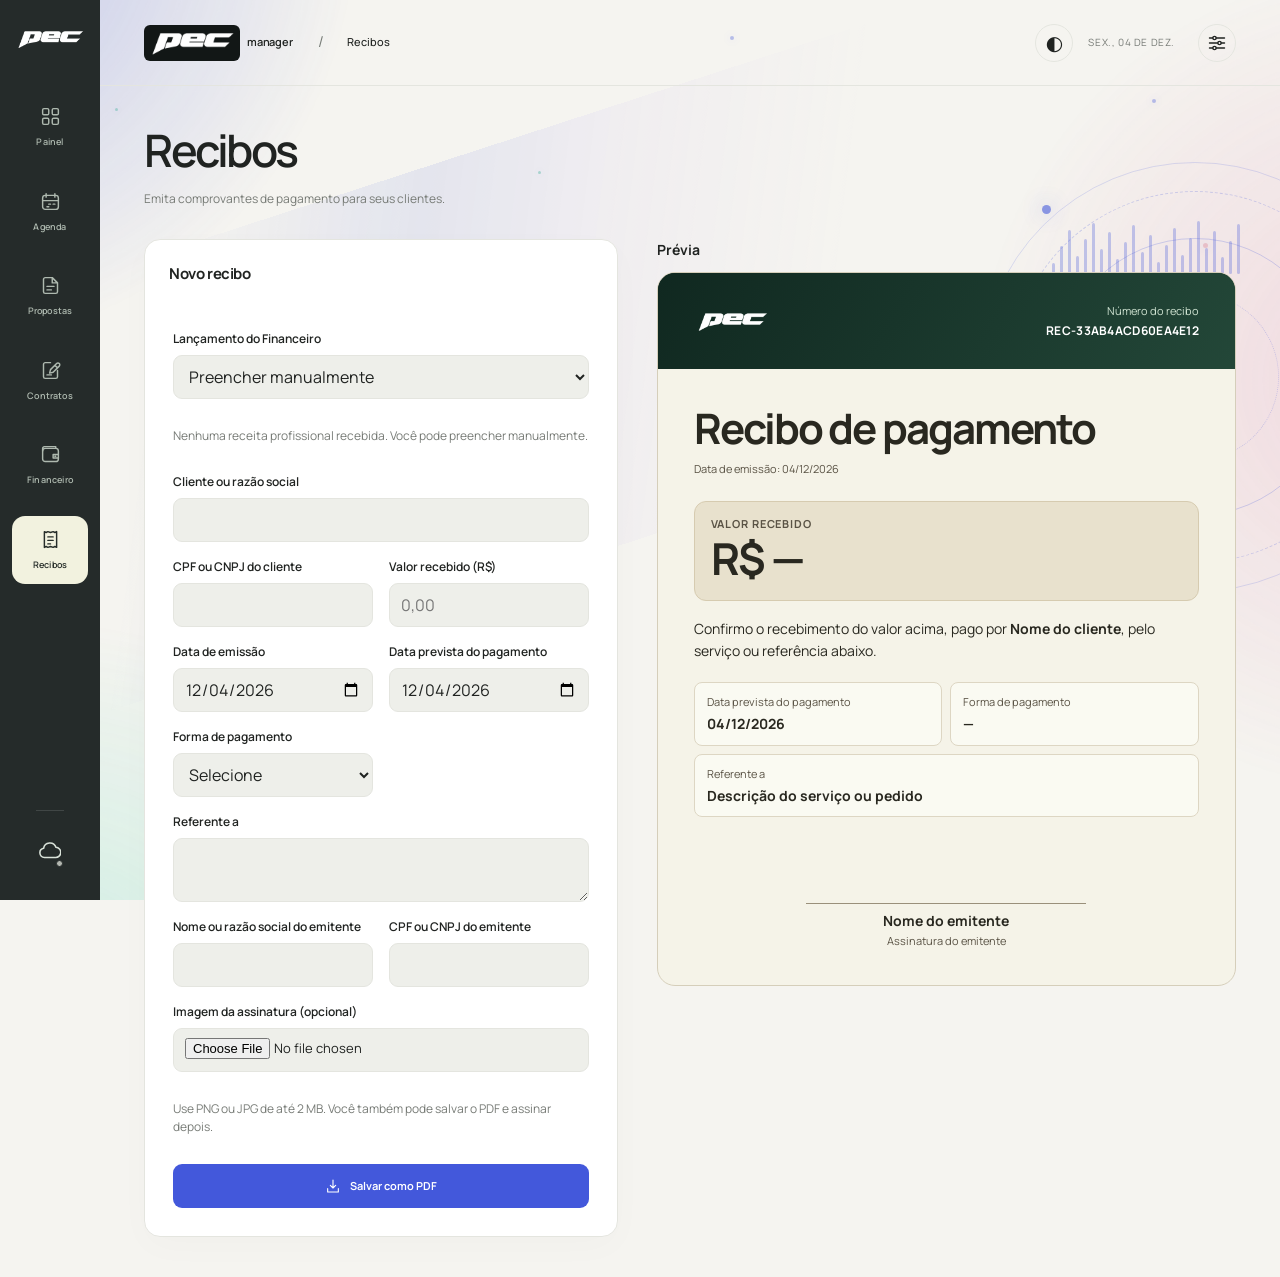
<file: recibos.html>
<!doctype html><html lang="pt-BR"><head>
<meta charset="utf-8"><meta name="viewport" content="width=device-width,initial-scale=1,viewport-fit=cover"><meta name="theme-color" content="#252b2a">
<title>Recibos · Agenda do Artista</title>
<link rel="stylesheet" href="./ui/boot.css?v=29"><script src="./ui/boot.js?v=29"></script>
<link rel="stylesheet" href="./auth/protected.css?v=1"><noscript><meta http-equiv="refresh" content="0; url=./login.html"></noscript>
<link rel="icon" href="./assets/brand/favicon-32.png?v=29" sizes="32x32"><link rel="apple-touch-icon" href="./assets/brand/apple-touch-icon.png?v=29"><link rel="manifest" href="./manifest.webmanifest?v=29">
<link rel="preload" href="./vendor/fonts/manrope-latin.woff2" as="font" type="font/woff2" crossorigin>
<link rel="stylesheet" href="./ui/workspace.css?v=29"><link rel="stylesheet" href="./ui/receipts.css?v=3">
</head><body><main id="workspace" class="ws-main"></main>
<script src="./vendor/supabase-2.116.0.js"></script><script src="./auth/client.js?v=3"></script>
<script id="workspaceScripts" type="application/json">[{"src":"./manager-shared.js?v=29"},{"src":"./manager-document.js?v=22"},{"src":"./ui/receipts.js?v=5","type":"module"}]</script><script src="./auth/access.js?v=2"></script>
</body></html>
</file>
<file: ui/boot.css>
/* Small render-blocking guard: document data can initialize without painting the old layout. */
html[data-ws-boot]:not([data-ws-boot=ready]){background:#f5f4f0!important}
html[data-ws-boot]:not([data-ws-boot=ready])[data-pm-theme=dark]{background:#161918!important}
@media screen{
 html[data-ws-boot]:not([data-ws-boot=ready]) body{visibility:hidden!important}
 html[data-ws-boot=pending]::before{content:'';position:fixed;top:50%;left:50%;width:168px;height:68px;transform:translate(-50%,-50%);border-radius:12px;background:#121716 url('../assets/brand/pec-logo-white.svg') center / 140px auto no-repeat;pointer-events:none}
 .ws-boot-error{visibility:visible;position:fixed;inset:0;display:flex;flex-direction:column;align-items:center;justify-content:center;padding:24px;text-align:center;background:#f5f4f0;color:#252b2a;font:14px/1.7 system-ui,sans-serif;z-index:100}
 html[data-pm-theme=dark] .ws-boot-error{background:#161918;color:#f2f2df}
 .ws-boot-error button{font:inherit;padding:12px 20px;border:0;border-radius:8px;background:var(--ws-accent,#4358db);color:white;cursor:pointer}
}
</file>
<file: auth/protected.css>
/* This guard also applies before JavaScript runs and during printing. */
html:not([data-ws-access=granted]) body,html:not([data-ws-access=granted]) body *{visibility:hidden!important}
@media print{html:not([data-ws-access=granted]) body{display:none!important}}
</file>
<file: ui/workspace.css>
@font-face{font-family:Manrope;src:url('../vendor/fonts/manrope-latin.woff2') format('woff2');font-weight:200 800;font-display:swap}
@media screen{
:root{--ws-bg:#f5f4f0;--ws-panel:#fff;--ws-ink:#202321;--ws-muted:#777b76;--ws-line:#e4e5df;--ws-soft:#eeefea;--ws-accent:#4358db;--ws-orange:#ed8b5c;--ws-dark:#252b2a;--ws-green:#377359;--ws-shadow:0 10px 35px #20232105;--ws-font:Manrope,system-ui,sans-serif}
html[data-pm-theme=dark]{--ws-bg:#161918;--ws-panel:#202523;--ws-ink:#eff2eb;--ws-muted:#a0a99f;--ws-line:#363c37;--ws-soft:#2b312d;--ws-green:#99cba8;--ws-shadow:0 10px 35px #0000000a}
*{box-sizing:border-box}
html{min-height:100%;background:var(--ws-bg);scroll-behavior:smooth}
body[data-pm-page]{display:block!important;margin:0!important;padding:0 0 0 100px!important;min-height:100dvh;background:var(--ws-bg)!important;color:var(--ws-ink);font:14px/1.5 var(--ws-font)!important;isolation:isolate}
body[data-pm-page]::before,body[data-pm-page]::after,#pecBgLayer{display:none!important}
#pmBackdrop{position:fixed;inset:-30px;z-index:-1;pointer-events:none;background-image:var(--pm-background);background-size:cover;background-position:center;filter:blur(var(--pm-blur,0px))}
#pmBackdrop::after{content:'';position:absolute;inset:0;background:rgba(245,244,240,var(--pm-shade,.9))}
html[data-pm-theme=dark] #pmBackdrop::after{background:rgba(22,25,24,var(--pm-shade,.9))}
.ws-icon{width:20px;height:20px;flex-shrink:0;vertical-align:middle}
body[data-pm-page] :is(a,button,input,select,textarea,summary):focus-visible{outline:3px solid var(--ws-accent);outline-offset:4px}
.ws-rail{position:fixed;inset:0 auto 0 0;width:100px;background:#252b2a;color:#d5dcd5;z-index:40;display:flex;flex-direction:column;align-items:center;padding:25px 12px;gap:40px;border:0}
.ws-monogram{font-family:Georgia,serif;font-size:58px;font-weight:bold;line-height:1;color:#f2f2df;text-decoration:none;letter-spacing:-7px;padding-right:5px}
.ws-monogram span{color:var(--ws-orange)}
.ws-nav{display:flex;flex-direction:column;gap:16px;width:100%}
.ws-nav a{display:flex;flex-direction:column;align-items:center;gap:8px;text-decoration:none;color:#aeb9af;padding:13px 2px;border-radius:13px;font-size:9px;font-weight:600;letter-spacing:.02em;transition:background .2s,color .2s}
.ws-nav a:hover{color:#fff;background:#ffffff09}.ws-nav a[aria-current=page]{background:#f2f2df;color:#262d29}
.ws-nav .ws-icon{width:21px;height:21px}
.ws-rail-bottom{margin-top:auto;width:100%;display:flex;align-items:center;flex-direction:column;gap:20px}
.ws-rail-line{width:28px;border-top:1px solid #ffffff20}
.ws-account{display:grid;place-items:center;position:relative;min-height:44px;width:48px;border:0;background:transparent;color:#d9e2d9;text-decoration:none;border-radius:12px}
.ws-account:hover{background:#ffffff0d}.ws-account .pm-icon{width:22px;height:22px}.ws-account .pm-account-copy{display:none}.pm-account-icon{position:relative}.pm-connection-dot{position:absolute;width:7px;height:7px;right:-2px;bottom:0;border-radius:50%;background:#b3b7b0;border:1px solid #252b2a}.ws-account[data-connection=connected] .pm-connection-dot{background:#9adea9}.ws-account[data-connection=offline] .pm-connection-dot{background:#ed8b5c}
.ws-topbar{height:86px;padding:0 44px;display:flex;align-items:center;justify-content:space-between;gap:20px;border-bottom:1px solid var(--ws-line);color:var(--ws-ink);background:transparent}
.ws-wordmark{display:flex;align-items:baseline;gap:7px;text-decoration:none;color:var(--ws-ink);font-size:26px;font-weight:800;letter-spacing:-1.4px}.ws-wordmark>span{font-size:11px;letter-spacing:-.2px;font-weight:600}.ws-wordmark i{font-style:normal;font-size:15px;color:var(--ws-muted);margin:0 18px;font-weight:400}.ws-wordmark small{font-size:11px;font-weight:500;letter-spacing:0}
.ws-topbar-actions{display:flex;align-items:center;gap:15px}.ws-today{font-size:10px;color:var(--ws-muted);text-transform:uppercase;letter-spacing:.06em;margin-right:8px}
.ws-icon-button,.ws-theme-toggle{display:inline-flex;align-items:center;justify-content:center;width:38px;min-width:38px;height:38px;min-height:38px;padding:8px;background:transparent;border:1px solid var(--ws-line);border-radius:50%;color:var(--ws-ink);cursor:pointer;text-decoration:none;font:inherit}
.ws-icon-button:hover,.ws-theme-toggle:hover{background:var(--ws-soft)}
.ws-theme-toggle{font-size:20px}.ws-icon-button:disabled{opacity:.35;cursor:default}
.ws-main{max-width:1560px;margin:0 auto;padding:38px 44px 40px}
.ws-heading{display:flex;align-items:flex-start;justify-content:space-between;gap:24px;margin-bottom:30px}
.ws-eyebrow{display:flex;align-items:center;gap:8px;font-size:9px;letter-spacing:1.8px;text-transform:uppercase;font-weight:700;color:var(--ws-muted);margin:0 0 10px}
.ws-eyebrow::before{content:'';width:6px;height:6px;flex-shrink:0;border-radius:50%;background:var(--ws-orange)}
.ws-heading h1{font-size:clamp(34px,3.5vw,52px);font-weight:600;letter-spacing:-2.5px;line-height:1.15;margin:0 0 12px;color:var(--ws-ink)}
.ws-heading h1 em{font-family:Georgia,serif;font-weight:400;letter-spacing:-1.8px}.ws-heading p{margin:0;font-size:12px;color:var(--ws-muted);line-height:1.8}
.ws-heading-actions{display:flex;gap:10px;align-items:center;padding-top:22px;flex-shrink:0}
.ws-button{display:inline-flex;align-items:center;justify-content:center;gap:9px;min-height:44px;padding:12px 18px;background:var(--ws-accent);color:#fff;border:1px solid transparent;border-radius:9px;cursor:pointer;font:650 11px/1.4 var(--ws-font);text-decoration:none;transition:filter .2s,transform .2s;white-space:nowrap}
.ws-button .ws-icon{width:16px;height:16px}.ws-button:hover{filter:brightness(1.08)}.ws-button:active{transform:translateY(1px)}.ws-button:disabled{opacity:.5;cursor:wait}.ws-button.is-secondary{background:var(--ws-panel);color:var(--ws-ink);border-color:var(--ws-line)}.ws-button.is-quiet{background:transparent;border-color:var(--ws-line);color:var(--ws-ink)}.ws-button.is-danger{background:transparent;color:#b5483d;border-color:#b5483d40}
.ws-text-link{display:inline-flex;align-items:center;gap:8px;color:var(--ws-ink);text-decoration:none;font-size:10px;font-weight:650;cursor:pointer}.ws-text-link .ws-icon{width:15px;height:15px}.ws-text-link:hover{text-decoration:underline;text-underline-offset:4px}
.ws-stats{display:grid;grid-template-columns:repeat(4,minmax(0,1fr));gap:0;padding:20px 0 24px;border-top:1px solid var(--ws-line);border-bottom:1px solid var(--ws-line);margin-bottom:28px}
.ws-stat{padding:0 24px;border-right:1px solid var(--ws-line);min-width:0}.ws-stat:first-child{padding-left:0}.ws-stat:last-child{border-right:0}.ws-stat>span{display:flex;align-items:center;justify-content:space-between;color:var(--ws-muted);font-size:10px;gap:8px}.ws-stat .ws-icon{width:15px;height:15px;color:var(--ws-muted)}.ws-stat strong{font-size:36px;font-weight:550;line-height:1.4;letter-spacing:-1.5px;font-variant-numeric:tabular-nums}.ws-stat small{font-size:9px;color:var(--ws-muted);margin-left:9px;line-height:1.5}
.ws-dashboard-top{display:grid;grid-template-columns:minmax(0,1.5fr) minmax(300px,1fr);gap:24px;margin-bottom:24px}
.ws-feature{background:#272d2a;color:#f7f6ed;border-radius:16px;padding:28px 30px;position:relative;overflow:hidden;min-height:330px;display:flex;flex-direction:column}
.ws-feature::before{content:'';width:290px;height:290px;position:absolute;right:-125px;top:-100px;border:1px solid #ffffff12;border-radius:50%;box-shadow:0 0 0 32px #ffffff04,0 0 0 64px #ffffff03;pointer-events:none}
.ws-feature-top{display:flex;align-items:center;justify-content:space-between;gap:12px;position:relative;z-index:1}.ws-feature .ws-eyebrow{color:#c0c6b6;font-size:8px;letter-spacing:1.5px;margin:0}.ws-feature-label{display:inline-flex;align-items:center;gap:6px;font-size:9px;color:#dce5d3;border:1px solid #ffffff25;border-radius:99px;padding:5px 9px}.ws-feature-label .ws-icon{width:12px;height:12px}
.ws-feature-body{display:flex;gap:28px;align-items:center;margin:30px 0 24px;position:relative;z-index:1;flex:1}.ws-feature-date{flex-shrink:0;border-right:1px solid #ffffff20;padding-right:26px;text-align:center}.ws-feature-date b{display:block;font-family:Georgia,serif;font-weight:400;letter-spacing:-4px;font-size:82px;line-height:1}.ws-feature-date small{display:block;font-size:10px;letter-spacing:2px;text-transform:uppercase;margin-top:10px;color:#bdc6b4}.ws-feature h2{font-size:clamp(24px,2.5vw,34px);letter-spacing:-1.1px;font-weight:550;line-height:1.25;margin:0 0 16px;overflow-wrap:anywhere}.ws-feature-meta{display:flex;flex-wrap:wrap;gap:12px;font-size:10px;color:#c1cbb9}.ws-feature-meta span{display:flex;align-items:center;gap:5px}.ws-feature-meta .ws-icon{width:14px;height:14px}.ws-feature-bottom{display:flex;align-items:center;justify-content:space-between;gap:12px;border-top:1px solid #ffffff1c;padding-top:18px;position:relative;z-index:1}.ws-feature-bottom .ws-text-link{color:#eff4df}.ws-feature-bottom>span{font-size:9px;color:#aeba9f}.ws-soundwave{height:22px;display:flex;align-items:center;gap:3px}.ws-soundwave i{width:2px;border-radius:2px;background:var(--ws-orange)}
.ws-panel{background:var(--ws-panel);border:1px solid var(--ws-line);border-radius:16px;box-shadow:var(--ws-shadow);min-width:0;overflow:hidden}
.ws-panel-heading{display:flex;align-items:center;justify-content:space-between;gap:16px;padding:23px 24px 16px}.ws-panel-heading h2{font-size:15px;font-weight:700;letter-spacing:-.4px;margin:0}.ws-panel-heading p{font-size:10px;color:var(--ws-muted);margin:4px 0 0}.ws-panel-body{padding:0 24px 24px}
.ws-mini-calendar .ws-panel-heading{padding-bottom:10px}.ws-mini-calendar .ws-panel-body{padding-top:0;padding-bottom:16px}
.ws-month-controls{display:flex;align-items:center;justify-content:space-between;gap:10px}.ws-month-controls h3{font-size:13px;font-weight:650;text-transform:capitalize;margin:0}.ws-month-controls .ws-icon-button{border:0;width:30px;height:30px;min-width:30px;min-height:30px;padding:6px}.ws-month-controls .ws-icon-button:first-child .ws-icon{transform:rotate(180deg)}
.ws-weekdays{display:grid;grid-template-columns:repeat(7,minmax(0,1fr));color:var(--ws-muted);font-size:8px;letter-spacing:.06em;text-align:center;font-weight:600;padding:12px 0 8px}
.ws-calendar-grid{display:grid;grid-template-columns:repeat(7,minmax(0,1fr));border-top:1px solid var(--ws-line);border-left:1px solid var(--ws-line)}
.ws-day{appearance:none;min-width:0;min-height:108px;display:flex;flex-direction:column;gap:8px;align-items:flex-start;justify-content:flex-start;border:0;border-right:1px solid var(--ws-line);border-bottom:1px solid var(--ws-line);padding:10px 7px;background:var(--ws-panel);color:var(--ws-ink);font:inherit;cursor:pointer;position:relative;text-align:left}
.ws-day:hover{background:var(--ws-soft)}.ws-day.is-outside{background:var(--ws-bg);color:var(--ws-muted)}.ws-day.is-selected{background:color-mix(in srgb,var(--ws-accent) 6%,var(--ws-panel));outline:2px solid var(--ws-accent);outline-offset:-2px;z-index:1}.ws-day.is-today .ws-day-number{background:var(--ws-accent);color:#fff;border-radius:50%}.ws-day-number{font-size:11px;min-width:24px;height:24px;display:grid;place-items:center;font-weight:600}
.ws-day-events{display:grid;gap:4px;width:100%;min-width:0}.ws-calendar-event{display:flex;flex-wrap:wrap;align-items:center;gap:4px;background:color-mix(in srgb,var(--ws-accent) 9%,var(--ws-panel));color:var(--ws-accent);padding:4px 5px;border-radius:4px;font-size:8px;min-width:0;line-height:1.5;font-weight:650}.ws-calendar-event>span{overflow:hidden;text-overflow:ellipsis;white-space:nowrap;flex:1;min-width:0}.ws-calendar-event i{width:4px;height:4px;background:currentColor;border-radius:50%;flex-shrink:0}.ws-calendar-event small{font-size:8px;opacity:.8}.ws-calendar-event.is-done{background:var(--ws-soft);color:var(--ws-muted)}.ws-day-events>small{font-size:8px;color:var(--ws-muted)}
.ws-calendar-grid.is-compact{border:0;gap:3px}.is-compact .ws-day{border:0;border-radius:8px;min-height:32px;padding:2px;align-items:center;gap:1px;background:transparent;justify-content:center}.is-compact .ws-day:hover{background:var(--ws-soft)}.is-compact .ws-day.is-selected{background:var(--ws-soft);outline:0}.is-compact .ws-day-number{font-size:10px;width:25px;height:25px}.ws-day-dots{display:flex;gap:2px;min-height:3px}.ws-day-dots i{width:3px;height:3px;border-radius:50%;background:var(--ws-accent)}.ws-day-dots i.is-done{background:var(--ws-muted)}
.ws-calendar-selection{padding:12px 0 0;border-top:1px solid var(--ws-line);margin-top:10px;font-size:10px;color:var(--ws-muted);display:flex;align-items:center;justify-content:space-between;gap:10px}.ws-calendar-selection strong{color:var(--ws-ink);font-weight:650}
.ws-dashboard-bottom{display:grid;grid-template-columns:minmax(0,1.5fr) minmax(300px,1fr);gap:24px;align-items:start}
.ws-search{display:flex;align-items:center;gap:9px;border:1px solid var(--ws-line);background:var(--ws-panel);border-radius:8px;padding:9px 12px;min-height:40px;color:var(--ws-muted)}.ws-search .ws-icon{width:16px;height:16px}.ws-search input{min-width:0;width:100%;border:0;background:transparent;color:var(--ws-ink);outline:0;font:11px var(--ws-font);padding:0;height:auto}.ws-search:focus-within{outline:2px solid var(--ws-accent);outline-offset:2px}.ws-search input:focus-visible{outline:none!important}
.ws-event-row{display:flex;align-items:center;gap:16px;width:100%;padding:17px 0;background:transparent;border:0;border-bottom:1px solid var(--ws-line);color:var(--ws-ink);font:inherit;cursor:pointer;text-align:left;text-decoration:none}.ws-event-row:last-child{border-bottom:0}.ws-event-row:hover .ws-event-description strong{color:var(--ws-accent)}.ws-event-date{border:1px solid var(--ws-line);border-radius:8px;min-width:44px;height:49px;display:flex;flex-direction:column;align-items:center;justify-content:center;flex-shrink:0;line-height:1.3}.ws-event-date b{font-size:18px;font-weight:600;letter-spacing:-.5px}.ws-event-date small{font-size:8px;text-transform:uppercase;color:var(--ws-muted);letter-spacing:.04em}.ws-event-description{flex:1;min-width:0}.ws-event-description strong{display:block;font-size:12px;line-height:1.6;overflow-wrap:anywhere;font-weight:650}.ws-event-description small{display:flex;align-items:center;gap:4px;color:var(--ws-muted);font-size:9px;margin-top:4px}.ws-event-description .ws-icon{width:12px;height:12px}.ws-event-hour{display:flex;align-items:center;gap:14px;font-size:9px;color:var(--ws-muted);white-space:nowrap}.ws-event-hour .ws-icon{width:15px;height:15px;color:var(--ws-ink)}
.ws-quick-grid{display:grid;grid-template-columns:repeat(2,minmax(0,1fr));gap:10px}.ws-quick-card{display:flex;flex-direction:column;align-items:flex-start;position:relative;gap:20px;border:1px solid var(--ws-line);border-radius:10px;padding:20px 16px;background:var(--ws-bg);color:var(--ws-ink);text-decoration:none}.ws-quick-card>.ws-icon{width:24px;height:24px;color:var(--ws-accent)}.ws-quick-card>span{position:absolute;right:13px;top:13px;color:var(--ws-muted)}.ws-quick-card>span .ws-icon{width:15px;height:15px}.ws-quick-card strong{display:block;font-size:12px;font-weight:650}.ws-quick-card small{font-size:9px;color:var(--ws-muted);display:block;margin-top:5px}.ws-quick-card:hover{border-color:var(--ws-accent);background:var(--ws-panel)}
.ws-monthly{padding-top:24px}.ws-monthly-header{display:flex;align-items:center;justify-content:space-between;gap:10px;margin-bottom:16px}.ws-monthly-header h3{font-size:12px;font-weight:650;margin:0}.ws-monthly-header span{font-size:9px;color:var(--ws-muted)}.ws-chart{display:flex;gap:16px;align-items:flex-end;height:100px}.ws-chart-column{display:flex;flex-direction:column;align-items:center;justify-content:flex-end;gap:7px;flex:1;height:100%;font-size:8px;color:var(--ws-muted)}.ws-chart-bar{width:100%;max-width:30px;min-height:3px;border-radius:4px 4px 0 0;background:#c9cec3;position:relative}.ws-chart-column:first-child .ws-chart-bar{background:var(--ws-accent)}.ws-chart-column b{font-size:8px;font-weight:500;color:var(--ws-ink)}
.ws-footer{display:flex;align-items:center;justify-content:space-between;gap:20px;color:var(--ws-muted);font-size:9px;margin-top:28px;padding-top:18px;border-top:1px solid var(--ws-line)}.ws-footer-status{display:flex;align-items:center;gap:6px}.ws-footer-status i{display:block;width:5px;height:5px;background:var(--ws-green);border-radius:50%}.ws-footer a{color:inherit;text-decoration:none}
.ws-agenda-toolbar{display:flex;align-items:center;justify-content:space-between;gap:16px;flex-wrap:wrap;margin-bottom:20px}.ws-view-switch{display:flex;gap:3px;background:var(--ws-soft);padding:4px;border-radius:8px}.ws-view-switch button{display:flex;align-items:center;justify-content:center;gap:6px;padding:9px 12px;background:transparent;color:var(--ws-muted);border:0;font:600 10px var(--ws-font);border-radius:5px;cursor:pointer;min-height:36px}.ws-view-switch button[aria-pressed=true]{background:var(--ws-panel);color:var(--ws-ink);box-shadow:0 2px 5px #00000008}.ws-view-switch .ws-icon{width:14px;height:14px}.ws-filters{display:flex;align-items:center;gap:10px;flex:1;justify-content:flex-end}.ws-filters .ws-search{width:min(240px,100%)}.ws-select{border:1px solid var(--ws-line);border-radius:8px;background:var(--ws-panel);font:11px var(--ws-font);color:var(--ws-ink);min-height:40px;padding:8px 28px 8px 12px;max-width:100%}
.ws-agenda-layout{display:grid;grid-template-columns:minmax(0,1fr) 290px;gap:22px;align-items:start}.ws-calendar-main{overflow:hidden;border-radius:14px;background:var(--ws-panel);border:1px solid var(--ws-line)}.ws-calendar-toolbar{display:flex;align-items:center;justify-content:space-between;gap:20px;padding:20px}.ws-calendar-toolbar>.ws-month-controls{min-width:230px}.ws-calendar-toolbar .ws-button{min-height:32px;padding:7px 12px;font-size:10px}.ws-calendar-main>.ws-weekdays{padding-top:4px}.ws-calendar-main>.ws-calendar-grid{border-left:0}.ws-calendar-main .ws-day:nth-child(7n){border-right:0}.ws-calendar-main>.ws-calendar-grid .ws-day:nth-last-child(-n+7){border-bottom:0}
.ws-day-panel{position:sticky;top:24px;border:1px solid var(--ws-line);border-radius:14px;background:var(--ws-panel);padding:22px 20px}.ws-day-panel-heading{padding-bottom:18px;margin-bottom:18px;border-bottom:1px solid var(--ws-line)}.ws-day-panel-heading small{font-size:9px;color:var(--ws-muted);text-transform:uppercase;letter-spacing:.1em}.ws-day-panel-heading h2{font-size:22px;letter-spacing:-.8px;font-weight:600;margin:5px 0}.ws-day-panel-heading span{font-size:10px;color:var(--ws-muted)}.ws-day-event{border-left:2px solid var(--ws-accent);padding:0 0 0 13px;margin-bottom:24px}.ws-day-event.is-completed{border-color:var(--ws-muted);opacity:.7}.ws-day-event>small{display:flex;align-items:center;gap:5px;color:var(--ws-accent);font-size:10px;font-weight:600}.ws-day-event .ws-icon{width:13px;height:13px}.ws-day-event h3{font-size:14px;line-height:1.5;font-weight:650;letter-spacing:-.3px;margin:9px 0}.ws-day-event p{color:var(--ws-muted);font-size:10px;line-height:1.9;white-space:pre-wrap;overflow-wrap:anywhere;margin:7px 0}.ws-day-event .ws-event-actions{display:flex;gap:6px;margin-top:12px;flex-wrap:wrap}.ws-event-actions button{display:inline-flex;align-items:center;gap:5px;border:1px solid var(--ws-line);border-radius:6px;background:transparent;color:var(--ws-ink);font:10px var(--ws-font);padding:7px 9px;min-height:32px;cursor:pointer}.ws-event-actions button:hover{background:var(--ws-soft)}.ws-day-panel>.ws-button{width:100%;font-size:10px}.ws-empty{padding:40px 20px;text-align:center;color:var(--ws-muted)}.ws-empty>.ws-icon{width:30px;height:30px;margin-bottom:12px;color:var(--ws-muted);opacity:.6}.ws-empty h3{font-size:14px;font-weight:650;margin:0 0 9px;color:var(--ws-ink);letter-spacing:-.3px}.ws-empty p{font-size:11px;line-height:1.8;max-width:33ch;margin:0 auto 16px}.ws-day-panel .ws-empty{padding:24px 0}.ws-day-panel .ws-empty h3{font-size:12px}.ws-day-panel .ws-empty p{font-size:10px}.ws-result-count{font-size:10px;color:var(--ws-muted);margin:0 0 16px}.ws-list-group{margin-bottom:22px}.ws-list-group>h2{font-size:12px;font-weight:650;letter-spacing:-.2px;padding:12px 0;margin:0;display:flex;align-items:center;gap:10px}.ws-list-group>h2 span{font-size:9px;font-weight:400;color:var(--ws-muted);text-transform:capitalize}.ws-list-group .ws-panel{padding:0 20px}
.ws-agenda-tools{margin-top:24px;padding:18px 20px;background:var(--ws-panel);border:1px solid var(--ws-line);border-radius:12px;display:flex;gap:16px;align-items:center;justify-content:space-between}.ws-agenda-tools h3{font-size:11px;margin:0 0 4px;font-weight:650}.ws-agenda-tools p{font-size:9px;margin:0;color:var(--ws-muted)}.ws-backup-actions{display:flex;gap:8px}.ws-backup-actions .ws-button{min-height:36px;font-size:9px;padding:8px 12px}.ws-hidden{display:none!important}
.ws-toast{position:fixed;bottom:24px;left:50%;transform:translate(-50%,20px);opacity:0;pointer-events:none;background:var(--ws-dark);color:#f5f5e8;padding:14px 22px;border:1px solid #ffffff20;border-radius:10px;box-shadow:0 10px 35px #0002;font:11px/1.6 var(--ws-font);z-index:1000;max-width:calc(100% - 32px);transition:opacity .2s,transform .2s}.ws-toast.is-visible{opacity:1;transform:translate(-50%,0)}
.ws-drawer,.pm-dialog{position:fixed;inset:0 0 0 auto;margin:0;width:460px;max-width:100%;height:100dvh;max-height:100dvh;border:0;border-left:1px solid var(--ws-line);border-radius:0;padding:0;background:var(--ws-panel);color:var(--ws-ink);box-shadow:-20px 0 80px #0002;font:13px/1.5 var(--ws-font);overflow:auto}.ws-drawer::backdrop,.pm-dialog::backdrop{background:#171c236e;backdrop-filter:blur(4px)}.ws-drawer .sheet{padding:0;background:transparent;width:auto;max-height:none;overflow:visible;outline:0}.ws-drawer-heading,.pm-dialog-head{display:flex;align-items:center;justify-content:space-between;gap:16px;padding:26px 28px;border-bottom:1px solid var(--ws-line)}.ws-drawer-heading small{display:block;font-size:8px;color:var(--ws-muted);letter-spacing:.16em;text-transform:uppercase;margin-bottom:8px}.ws-drawer-heading h2,.pm-dialog-head h2{font-size:24px;font-weight:600;letter-spacing:-.8px;color:var(--ws-ink);margin:0}.ws-form-body,.pm-dialog-body{display:grid;gap:22px;padding:26px 28px}.ws-form-section{display:grid;gap:16px}.ws-form-section>h3{margin:0;padding-bottom:12px;border-bottom:1px solid var(--ws-line);font-size:10px;font-weight:700;text-transform:uppercase;letter-spacing:.1em;color:var(--ws-muted)}.ws-field,.pm-dialog-body label{display:flex;flex-direction:column;gap:7px;font-size:11px;font-weight:650;color:var(--ws-ink)}.ws-field input,.ws-field select,.ws-field textarea,.pm-dialog-body :is(input,select,textarea){width:100%;min-height:46px;padding:12px 13px;border:1px solid var(--ws-line);border-radius:8px;background:var(--ws-bg);color:var(--ws-ink);font:12px/1.5 var(--ws-font);max-width:100%;outline-offset:3px}.ws-field textarea{min-height:116px;resize:vertical}.ws-form-grid,.pm-grid{display:grid;grid-template-columns:repeat(2,minmax(0,1fr));gap:14px}.ws-form-note{border-left:2px solid var(--ws-orange);padding-left:12px;color:var(--ws-muted);font-size:10px;line-height:1.9}.ws-form-footer{position:sticky;bottom:0;display:flex;align-items:center;justify-content:space-between;gap:12px;background:var(--ws-panel);border-top:1px solid var(--ws-line);padding:18px 28px;z-index:2}.ws-form-footer>div{display:flex;gap:8px}.ws-auth-password{display:flex;gap:7px}.ws-auth-password>input{flex:1;min-width:0}.ws-auth-password>button{border:1px solid var(--ws-line);border-radius:8px;background:var(--ws-soft);color:var(--ws-ink);padding:8px 12px;font:10px var(--ws-font);cursor:pointer}.ws-auth-actions{display:flex;gap:8px;flex-wrap:wrap}.ws-auth-note{font-size:10px;color:var(--ws-muted);line-height:1.8}.auth-message,.pm-error{font-size:11px;color:var(--ws-muted);line-height:1.8}.pm-error{color:#c26654!important}.ws-user-info{padding:18px;border:1px solid var(--ws-line);border-radius:10px;background:var(--ws-bg)}.ws-user-info small{display:block;color:var(--ws-muted);font-size:10px;margin-bottom:5px}.ws-user-info b{font-size:13px;overflow-wrap:anywhere}.ws-auth-box{display:grid;gap:20px}.pm-dialog{inset:0;margin:auto;width:min(520px,calc(100vw - 32px));height:fit-content;max-height:90dvh;border:1px solid var(--ws-line);border-radius:16px}.pm-dialog-head{padding:20px 24px}.pm-dialog-head h2{font-size:21px}.pm-dialog-head button{border:1px solid var(--ws-line);border-radius:50%;width:32px;height:32px;font-size:19px;color:var(--ws-ink);background:transparent;cursor:pointer}.pm-dialog-body{padding:24px}.pm-dialog-body :is(p,small){font-size:11px;color:var(--ws-muted);line-height:1.8;margin:0}.pm-dialog-body a{font-size:11px;color:var(--ws-accent)}.pm-dialog-body input[type=range]{padding:0;min-height:24px;accent-color:var(--ws-accent)}.pm-dialog-body input[type=checkbox]{width:16px;height:16px;min-height:0;accent-color:var(--ws-accent)}.pm-check{flex-direction:row!important;align-items:center}.pm-actions{display:flex;gap:7px;flex-wrap:wrap}.pm-actions>button,.pm-actions>a,.pm-dialog-body button{min-height:40px;border:1px solid var(--ws-line);border-radius:8px;padding:10px 14px;font:11px var(--ws-font);color:var(--ws-ink);background:var(--ws-soft);cursor:pointer;text-decoration:none}.pm-actions>.pm-primary{background:var(--ws-accent);color:#fff;border-color:var(--ws-accent)}.ws-swatches{display:flex;gap:12px;margin-top:12px}.ws-swatches button{border:3px solid transparent;border-radius:50%;width:36px;height:36px;min-height:36px;background:var(--swatch);padding:0}.ws-swatches button[aria-pressed=true]{outline:2px solid var(--ws-ink);outline-offset:3px}
/* Document libraries and full-height document workspace. */
.ws-doc-summary{display:flex;gap:10px;align-items:center;color:var(--ws-muted);font-size:11px}.ws-doc-count{font-weight:700;color:var(--ws-ink)}.ws-documents .pm-tools{background:transparent;border:0;color:var(--ws-ink);margin:0}.ws-documents .pm-tools>summary{display:none}.ws-documents .pm-tools-body{display:block;padding:0}.ws-document-resume{background:#e9e9d8;color:#363b29;border:1px solid #d9ddc5;border-radius:13px;display:flex;align-items:center;justify-content:space-between;gap:20px;padding:22px 24px;margin-bottom:26px}.ws-document-resume>div{display:flex;align-items:center;gap:16px}.ws-document-resume .ws-icon{width:25px;height:25px}.ws-document-resume h2{font-size:13px;margin:0 0 4px;font-weight:700}.ws-document-resume p{font-size:10px;margin:0;color:#72765f}.ws-document-resume .ws-button{background:#363b29;color:#fff;font-size:10px;min-height:38px}
.ws-document-toolbar{display:flex;align-items:center;justify-content:space-between;gap:20px;margin-bottom:20px;flex-wrap:wrap}.ws-document-filters{display:flex;gap:6px;flex-wrap:wrap}.ws-document-filters button{background:transparent;border:1px solid transparent;border-radius:7px;color:var(--ws-muted);min-height:36px;padding:8px 13px;font:10px var(--ws-font);cursor:pointer}.ws-document-filters button[aria-pressed=true]{background:var(--ws-panel);color:var(--ws-ink);border-color:var(--ws-line)}.ws-document-toolbar .ws-search{width:260px;max-width:100%}.ws-document-history{border:1px solid var(--ws-line);background:var(--ws-panel);border-radius:14px;overflow:hidden}.ws-document-tablehead{display:grid;grid-template-columns:minmax(160px,1fr) 120px 110px 100px 20px;gap:16px;padding:16px 22px;color:var(--ws-muted);font-size:8px;text-transform:uppercase;letter-spacing:.1em;border-bottom:1px solid var(--ws-line);background:var(--ws-bg)}.ws-document-row{display:grid;grid-template-columns:minmax(160px,1fr) 120px 110px 100px 20px;gap:16px;width:100%;align-items:center;text-align:left;padding:20px 22px;border:0;border-bottom:1px solid var(--ws-line);background:transparent;color:var(--ws-ink);font:11px var(--ws-font);cursor:pointer}.ws-document-row:last-child{border-bottom:0}.ws-document-row:hover{background:var(--ws-soft)}.ws-document-row[aria-current=true]{box-shadow:inset 3px 0 var(--ws-accent)}.ws-document-client{display:flex;align-items:center;gap:12px;min-width:0}.ws-document-avatar{width:36px;height:36px;border-radius:50%;display:grid;place-items:center;flex-shrink:0;background:var(--ws-soft);color:var(--ws-muted);font-size:10px;font-weight:650}.ws-document-client b{display:block;font-weight:650;overflow-wrap:anywhere;font-size:11px}.ws-document-client small{display:block;margin-top:5px;font-size:9px;color:var(--ws-muted)}.ws-status{display:inline-flex;width:fit-content;max-width:100%;font-size:9px;padding:5px 9px;border-radius:5px;background:var(--ws-soft);color:var(--ws-muted);white-space:nowrap}.ws-status[data-status=approved],.ws-status[data-status=signed]{background:#e0efdc;color:#487443}.ws-status[data-status=sent]{background:#e5e9fa;color:#4d60ad}.ws-status[data-status=declined],.ws-status[data-status=cancelled]{background:#f6e4de;color:#a6604f}.ws-document-money{font-weight:650;font-variant-numeric:tabular-nums}.ws-document-date{font-size:10px;color:var(--ws-muted)}.ws-document-arrow{width:16px;height:16px;color:var(--ws-muted)}.ws-document-history .pm-empty{padding:60px 24px;text-align:center;font-size:12px;color:var(--ws-muted)}.ws-documents #pmHistoryMore{margin:16px 0;background:var(--ws-panel);border:1px solid var(--ws-line);border-radius:8px;padding:10px 16px;color:var(--ws-ink);font:11px var(--ws-font);cursor:pointer}
.ws-editor-dialog{position:fixed;inset:16px;margin:auto;width:calc(100vw - 32px);max-width:1600px;height:calc(100dvh - 32px);max-height:calc(100dvh - 32px);padding:0;border:1px solid var(--ws-line);border-radius:16px;background:var(--ws-panel);color:var(--ws-ink);box-shadow:0 24px 100px #0004;font-family:var(--ws-font);overflow:auto}.ws-editor-dialog::backdrop{background:#171c237d;backdrop-filter:blur(5px)}.ws-editor-dialog[open]{display:flex;flex-direction:column}.ws-editor-header{display:flex;justify-content:space-between;align-items:center;gap:20px;padding:18px 24px;border-bottom:1px solid var(--ws-line);background:var(--ws-panel);flex-shrink:0}.ws-editor-header small{display:block;font-size:8px;text-transform:uppercase;letter-spacing:1.5px;color:var(--ws-muted);margin-bottom:4px}.ws-editor-header h2{font-size:17px;font-weight:650;letter-spacing:-.5px;color:var(--ws-ink);margin:0}.ws-editor-header-actions{display:flex;gap:8px;align-items:center}.ws-editor-header-actions .ws-button{font-size:10px;min-height:36px;padding:8px 12px}.ws-editor-grid{display:grid;grid-template-columns:190px minmax(300px,440px) minmax(0,1fr);flex:1;min-height:0}.ws-editor-steps{padding:22px 16px;background:var(--ws-bg);border-right:1px solid var(--ws-line);overflow:auto}.ws-editor-steps>span{display:block;font-size:8px;letter-spacing:1.4px;color:var(--ws-muted);padding:0 10px 17px;text-transform:uppercase;font-weight:700}.ws-editor-steps nav{display:flex;flex-direction:column;gap:7px}.ws-editor-steps nav button{display:flex;align-items:center;gap:10px;padding:11px 9px;border:1px solid transparent;border-radius:8px;background:transparent;color:var(--ws-muted);font:10px var(--ws-font);text-align:left;cursor:pointer;line-height:1.5}.ws-editor-steps nav button b{border:1px solid var(--ws-line);border-radius:50%;width:22px;height:22px;display:grid;place-items:center;font-size:9px;font-weight:500;flex-shrink:0}.ws-editor-steps nav button[aria-current=step]{background:var(--ws-panel);border-color:var(--ws-line);color:var(--ws-ink);font-weight:700}.ws-editor-steps nav button[aria-current=step] b{background:var(--ws-accent);color:#fff;border-color:var(--ws-accent)}
.ws-editor-dialog :is(.editor,.sidebar){position:static!important;top:auto!important;width:100%!important;min-width:0!important;max-width:none!important;height:auto!important;max-height:none!important;overflow:auto!important;display:block!important;padding:24px!important;border:0!important;border-right:1px solid var(--ws-line)!important;background:var(--ws-panel)!important;color:var(--ws-ink)!important;font-family:var(--ws-font)!important;box-sizing:border-box}
.ws-editor-dialog :is(.editor,.sidebar)>:is(h1,.brand,.lead){display:none!important}.ws-editor-dialog :is(.editor,.sidebar)>details{border:0!important;background:transparent!important;box-shadow:none!important;padding:0!important;margin:0!important;border-radius:0!important}.ws-editor-dialog :is(.editor,.sidebar)>details[hidden]{display:none!important}.ws-editor-dialog :is(.editor,.sidebar)>details>summary{font:700 16px var(--ws-font)!important;padding:0 0 18px!important;color:var(--ws-ink)!important;cursor:default;list-style:none;pointer-events:none;border:0!important}.ws-editor-dialog :is(.editor,.sidebar)>details>summary::marker{display:none}.ws-editor-dialog :is(.editor,.sidebar) :is(label,.label){color:var(--ws-ink)!important;font:600 10px var(--ws-font)!important}.ws-editor-dialog :is(.editor,.sidebar) :is(input,select,textarea){font:12px/1.5 var(--ws-font)!important;background:var(--ws-bg)!important;border:1px solid var(--ws-line)!important;color:var(--ws-ink)!important;border-radius:7px!important;min-height:40px;padding:10px!important;max-width:100%;box-sizing:border-box}.ws-editor-dialog :is(.editor,.sidebar) input[type=checkbox]{min-height:16px;width:16px;accent-color:var(--ws-accent)}.ws-editor-dialog :is(.editor,.sidebar) :is(.note,.lead,.field-help){color:var(--ws-muted)!important;font-size:10px!important;line-height:1.8!important}.ws-editor-dialog :is(.editor,.sidebar) :is(.editor-item,.section){background:var(--ws-bg)!important;border-color:var(--ws-line)!important;border-radius:9px!important}.ws-editor-dialog :is(.editor,.sidebar) button{font:10px var(--ws-font)!important;min-height:36px;border-radius:6px!important}.ws-editor-dialog :is(.editor,.sidebar) :is(button.primary,.btn-primary){background:var(--ws-accent)!important;color:#fff!important;border:0!important}.ws-editor-dialog :is(.stage,.workspace){position:static!important;margin:0!important;min-width:0!important;width:auto!important;height:auto!important;padding:28px!important;overflow:auto!important;display:block!important;background:var(--ws-soft)!important}.ws-editor-dialog .stage>.sheet{margin:0 auto;max-width:100%}.ws-editor-dialog .workspace>.topbar{display:none!important}.ws-editor-dialog .document-shell{padding:0!important;border:0!important;box-shadow:none!important}.ws-editor-dialog .paper{margin:auto;transform-origin:top center}.ws-editor-dialog .ws-editor-controls{display:flex;gap:12px;flex-direction:column;margin-bottom:22px;padding-bottom:20px;border-bottom:1px solid var(--ws-line)}.ws-editor-controls .pm-actions{gap:5px}.ws-editor-controls .pm-actions button,.ws-editor-controls .pm-actions a{font:9px var(--ws-font)!important;min-height:32px;padding:7px 9px!important}.ws-editor-controls>label{display:grid;gap:6px}.ws-editor-controls #pmDocumentState{font-size:10px;color:var(--ws-muted);margin:0;line-height:1.7}.ws-step-footer{display:flex;gap:8px;align-items:center;justify-content:space-between;padding-top:22px;margin-top:24px;border-top:1px solid var(--ws-line)}.ws-step-footer .ws-button{font-size:10px!important}.ws-step-footer small{font-size:9px;color:var(--ws-muted)}.ws-editor-bottom{display:flex;align-items:center;justify-content:space-between;gap:20px;padding:14px 24px;border-top:1px solid var(--ws-line);background:var(--ws-panel);flex-shrink:0}.ws-editor-bottom>span{font-size:10px;color:var(--ws-muted);line-height:1.6}.ws-editor-bottom .ws-button{font-size:10px;min-height:38px}#wsTogglePreview{display:none}
}
@media screen and (min-width:1700px){.ws-day{min-height:135px}.ws-calendar-event{font-size:9px}}
@media screen and (max-width:1200px){.ws-topbar{padding-inline:30px}.ws-main{padding:30px}.ws-dashboard-top,.ws-dashboard-bottom{grid-template-columns:minmax(0,1.2fr) minmax(280px,1fr);gap:18px}.ws-feature{padding:24px}.ws-feature-body{gap:18px}.ws-feature-date{padding-right:18px}.ws-feature-date b{font-size:66px}.ws-feature h2{font-size:26px}.ws-stat{padding-inline:18px}.ws-stat small{display:block;margin:0}.ws-agenda-layout{grid-template-columns:minmax(0,1fr) 250px;gap:16px}.ws-day-panel{padding:18px 16px}.ws-day{min-height:94px;padding:7px 4px}.ws-calendar-event small{display:none}.ws-editor-grid{grid-template-columns:160px minmax(280px,380px) minmax(0,1fr)}.ws-document-tablehead,.ws-document-row{grid-template-columns:minmax(140px,1fr) 100px 100px 90px 16px;gap:12px}}
@media screen and (max-width:1000px){body[data-pm-page]{padding-left:82px!important}.ws-rail{width:82px;padding-inline:8px}.ws-nav a{font-size:8px}.ws-topbar{padding-inline:24px}.ws-main{padding:28px 24px}.ws-dashboard-top,.ws-dashboard-bottom{grid-template-columns:minmax(0,1fr) 300px;gap:16px}.ws-heading h1{font-size:38px}.ws-heading-actions{padding-top:16px}.ws-feature-date{display:none}.ws-feature h2{font-size:29px}.ws-feature-body{margin-block:24px}.ws-panel-heading{padding:20px 18px 14px}.ws-panel-body{padding:0 18px 20px}.ws-quick-grid{grid-template-columns:1fr}.ws-quick-card{gap:12px;flex-direction:row;align-items:center;padding:16px}.ws-quick-card>span{display:none}.ws-quick-card>.ws-icon{width:21px;height:21px}.ws-quick-card small{font-size:8px}.ws-agenda-layout{grid-template-columns:minmax(0,1fr)}.ws-day-panel{position:static}.ws-day-events{gap:3px}.ws-day{min-height:105px}.ws-day-panel-events{display:grid;grid-template-columns:repeat(2,minmax(0,1fr));gap:20px}.ws-day-panel>.ws-button{width:auto}.ws-day-event{margin:0 0 20px}.ws-editor-grid{grid-template-columns:170px minmax(0,1fr)}.ws-editor-dialog :is(.stage,.workspace){display:none!important}.ws-editor-dialog.is-preview .ws-editor-grid{display:block}.ws-editor-dialog.is-preview .ws-editor-steps,.ws-editor-dialog.is-preview :is(.editor,.sidebar){display:none!important}.ws-editor-dialog.is-preview :is(.stage,.workspace){display:block!important;height:100%!important}.ws-editor-dialog .paper{max-width:100%}#wsTogglePreview{display:inline-flex}.ws-document-row,.ws-document-tablehead{grid-template-columns:minmax(140px,1fr) 90px 90px 85px 16px;font-size:10px;padding-inline:18px;gap:10px}}
@media screen and (max-width:780px){.ws-dashboard-top,.ws-dashboard-bottom{grid-template-columns:minmax(0,1fr)}.ws-dashboard-top{margin-bottom:18px}.ws-feature{min-height:300px}.ws-feature-date{display:block}.ws-mini-calendar .ws-panel-body{padding-bottom:20px}.ws-mini-calendar .is-compact .ws-day{min-height:38px}.ws-dashboard-bottom .ws-quick-grid{grid-template-columns:repeat(2,minmax(0,1fr))}.ws-quick-card{flex-direction:column;align-items:flex-start;gap:16px}.ws-stat{padding-inline:14px}.ws-heading{gap:16px}.ws-heading h1{font-size:34px;letter-spacing:-1.7px}.ws-heading-actions .ws-button{padding:11px 13px;font-size:10px}.ws-documents .ws-heading{flex-wrap:wrap}.ws-documents .ws-heading-actions{padding-top:0}.ws-document-row,.ws-document-tablehead{grid-template-columns:minmax(130px,1fr) 85px 80px 16px}.ws-document-money{display:none}.ws-document-tablehead span:nth-child(3){display:none}.ws-document-avatar{width:30px;height:30px;font-size:9px}.ws-document-client{gap:9px}.ws-document-toolbar{gap:14px}.ws-document-toolbar .ws-search{width:100%}}
@media screen and (max-width:600px){
body[data-pm-page]{padding:0 0 calc(78px + var(--ws-safe-bottom))!important}
.ws-rail{position:static;width:0;height:0;padding:0;background:transparent;border:0;gap:0}.ws-monogram,.ws-rail-line{display:none}.ws-nav{position:fixed;inset:auto 0 0;z-index:40;display:grid;grid-template-columns:repeat(6,minmax(0,1fr));gap:4px;background:#252b2a;padding:8px 12px calc(8px + var(--ws-safe-bottom));border-top:1px solid #ffffff20;box-shadow:0 -5px 30px #00000010}.ws-nav a{gap:5px;font-size:8px;padding:9px 4px;border-radius:9px}.ws-nav .ws-icon{width:19px;height:19px}.ws-account{position:absolute;top:14px;right:17px;width:35px;min-height:35px;height:35px;border:1px solid var(--ws-line);border-radius:50%;color:var(--ws-ink);background:var(--ws-panel);z-index:45}.ws-account .pm-icon{width:17px;height:17px}.ws-topbar{height:65px;padding:0 20px;gap:8px}.ws-wordmark{font-size:25px;letter-spacing:-1.4px;gap:5px}.ws-wordmark>span{font-size:9px}.ws-wordmark i{margin:0 7px;font-size:12px}.ws-wordmark small{font-size:9px}.ws-topbar-actions{gap:7px;padding-right:43px}.ws-today{display:none}.ws-topbar .ws-icon-button{width:32px;height:32px;min-width:32px;min-height:32px;padding:8px}.ws-topbar .ws-icon{width:15px;height:15px}.ws-theme-toggle{width:32px;height:32px;min-width:32px;min-height:32px;font-size:17px}
.ws-main{padding:27px 20px 24px}.ws-heading{display:block;margin-bottom:24px}.ws-eyebrow{font-size:8px;letter-spacing:1.4px;margin-bottom:12px}.ws-heading h1{font-size:38px;letter-spacing:-2px;line-height:1.12;margin-bottom:13px}.ws-heading h1 em{letter-spacing:-1.5px}.ws-heading p{font-size:10px;max-width:36ch}.ws-heading-actions{padding-top:20px;gap:8px}.ws-heading-actions .ws-button{font-size:10px;min-height:42px;padding:11px 14px}.ws-stats{grid-template-columns:repeat(2,minmax(0,1fr));gap:18px 0;padding:18px 0 20px;margin-bottom:20px}.ws-stat{padding-left:18px}.ws-stat:nth-child(3){padding-left:0;border-right:1px solid var(--ws-line)}.ws-stat:nth-child(2){border-right:0}.ws-stat>span{font-size:9px}.ws-stat strong{font-size:30px}.ws-stat small{display:inline-block;font-size:8px;margin-left:6px}.ws-stat .ws-icon{width:13px;height:13px}
.ws-feature{padding:22px;min-height:300px;border-radius:13px}.ws-feature-body{gap:18px;margin-block:26px}.ws-feature-date{padding-right:17px;display:block}.ws-feature-date b{font-size:61px;letter-spacing:-3px}.ws-feature-date small{font-size:8px;letter-spacing:1.3px}.ws-feature h2{font-size:25px;letter-spacing:-.8px}.ws-feature-meta{font-size:9px;gap:8px}.ws-feature-top{gap:8px}.ws-feature .ws-eyebrow{font-size:7px;letter-spacing:1.2px}.ws-feature-label{font-size:8px;white-space:nowrap}.ws-feature-bottom>span{font-size:8px}.ws-feature-bottom .ws-text-link{font-size:9px}.ws-soundwave{gap:2px}.ws-soundwave i{width:2px}
.ws-dashboard-top,.ws-dashboard-bottom{gap:18px}.ws-panel{border-radius:13px}.ws-panel-heading{padding:20px 18px 14px}.ws-panel-heading h2{font-size:14px}.ws-panel-heading p{font-size:9px}.ws-panel-body{padding:0 18px 20px}.ws-event-row{gap:11px;padding:15px 0}.ws-event-description strong{font-size:11px}.ws-event-description small{font-size:8px}.ws-event-hour{font-size:8px;gap:8px}.ws-event-hour .ws-icon{width:13px;height:13px}.ws-event-date{min-width:38px;height:44px}.ws-event-date b{font-size:17px}.ws-event-date small{font-size:7px}.ws-text-link{font-size:9px}.ws-mini-calendar .ws-panel-body{padding-inline:20px}.ws-monthly{padding-top:20px}.ws-chart{height:85px}.ws-footer{font-size:8px;gap:12px;line-height:1.8;align-items:flex-start}
.ws-agenda-toolbar{gap:12px;margin-bottom:16px}.ws-view-switch{width:100%}.ws-view-switch button{flex:1;min-height:34px;font-size:10px;padding-inline:8px}.ws-filters{width:100%;gap:8px}.ws-filters .ws-search{width:auto;flex:1;min-width:0}.ws-select{font-size:10px;max-width:130px;padding-left:10px}.ws-search{padding:9px 10px}.ws-search input{font-size:11px}.ws-calendar-toolbar{padding:15px 12px;gap:8px}.ws-calendar-toolbar>.ws-month-controls{min-width:0;flex:1}.ws-month-controls h3{font-size:12px}.ws-calendar-toolbar .ws-button{font-size:9px;padding:6px 9px}.ws-weekdays{font-size:7px;padding-bottom:9px}.ws-day{min-height:70px;gap:4px;padding:5px 2px}.ws-day-number{min-width:22px;height:22px;font-size:10px}.ws-calendar-event{padding:2px 3px;font-size:6px;line-height:1.5;gap:2px}.ws-calendar-event i{width:3px;height:3px}.ws-calendar-event small{display:none}.ws-day-events{gap:2px}.ws-day-events>small{font-size:6px}.ws-day-panel{padding:20px}.ws-day-panel-heading h2{font-size:23px}.ws-day-panel-events{grid-template-columns:1fr;gap:0}.ws-day-event h3{font-size:14px}.ws-day-event p{font-size:11px}.ws-day-event>small{font-size:11px}.ws-event-actions button{font-size:10px;min-height:36px}.ws-day-panel>.ws-button{width:100%;min-height:42px}.ws-list-group>h2{font-size:11px}.ws-list-group .ws-panel{padding-inline:14px}.ws-agenda-tools{display:block;padding:18px}.ws-backup-actions{margin-top:15px;flex-wrap:wrap}.ws-backup-actions .ws-button{flex:1}.ws-agenda-tools p{line-height:1.8}.ws-toast{bottom:95px;font-size:10px;width:max-content;max-width:calc(100vw - 32px)}
.ws-drawer{width:100%;height:100dvh;max-height:100dvh}.ws-drawer-heading{padding:22px}.ws-drawer-heading h2{font-size:25px}.ws-form-body{padding:22px;gap:24px}.ws-field input,.ws-field select,.ws-field textarea{font-size:16px}.ws-form-footer{padding:16px 22px calc(16px + var(--ws-safe-bottom))}.ws-form-footer .ws-button{font-size:10px;padding:11px 13px}.ws-auth-password>button{font-size:10px}.pm-dialog{max-height:90dvh;width:calc(100vw - 24px)}.pm-dialog-head{padding:18px 20px}.pm-dialog-body{padding:20px}.pm-dialog-body :is(input,select,textarea){font-size:16px}.pm-dialog-head h2{font-size:20px}
.ws-document-resume{padding:18px;gap:14px;align-items:flex-start;flex-wrap:wrap}.ws-document-resume>div{gap:12px}.ws-document-resume h2{font-size:12px}.ws-document-resume p{font-size:9px;line-height:1.8}.ws-document-resume .ws-button{margin-left:37px}.ws-document-filters{gap:2px}.ws-document-filters button{font-size:9px;padding:8px 10px}.ws-document-tablehead{display:none}.ws-document-row{grid-template-columns:minmax(0,1fr) auto 14px;padding:18px 15px;gap:10px}.ws-document-row .ws-document-date{display:none}.ws-document-avatar{width:32px;height:32px}.ws-document-client b{font-size:11px}.ws-document-client small{font-size:8px}.ws-status{font-size:8px;padding:5px 7px}.ws-editor-dialog{inset:0;width:100%;height:100dvh;max-height:100dvh;max-width:100%;border-radius:0;border:0}.ws-editor-header{padding:17px 16px;gap:10px;align-items:center}.ws-editor-header h2{font-size:15px}.ws-editor-header small{font-size:7px}.ws-editor-header-actions{gap:5px}.ws-editor-header-actions .ws-button{font-size:9px;padding:8px 10px}.ws-editor-header-actions .ws-icon-button{min-width:32px;width:32px;height:32px;min-height:32px}.ws-editor-grid{display:flex;flex-direction:column;overflow:auto;min-height:0}.ws-editor-steps{padding:12px 16px;border-right:0;border-bottom:1px solid var(--ws-line);flex-shrink:0;overflow:visible}.ws-editor-steps>span{display:none}.ws-editor-steps nav{display:flex;flex-direction:row;gap:6px;overflow:auto;padding:3px 2px 6px}.ws-editor-steps nav button{white-space:nowrap;flex-shrink:0;padding:7px 10px;font-size:9px;gap:6px}.ws-editor-steps nav button b{width:20px;height:20px;font-size:8px}.ws-editor-dialog :is(.editor,.sidebar){padding:22px 18px!important;overflow:visible!important;flex:1;border:0!important}.ws-editor-dialog :is(.editor,.sidebar) :is(input,select,textarea){font-size:16px!important}.ws-editor-dialog :is(.editor,.sidebar) .grid{grid-template-columns:minmax(0,1fr)!important}.ws-editor-dialog.is-preview .ws-editor-grid{display:block;overflow:auto}.ws-editor-dialog :is(.stage,.workspace){padding:16px!important}.ws-editor-bottom{padding:12px 16px calc(12px + var(--ws-safe-bottom));gap:12px}.ws-editor-bottom>span{font-size:8px;max-width:48%}.ws-editor-bottom .ws-button{font-size:9px;padding:10px 12px}.ws-step-footer .ws-button{font-size:9px!important;padding:10px 12px}.ws-step-footer{flex-wrap:wrap}
}
@media screen and (max-width:360px){.ws-topbar{padding-inline:15px}.ws-wordmark i,.ws-wordmark small{display:none}.ws-topbar-actions{padding-right:40px}.ws-main{padding-inline:15px}.ws-heading h1{font-size:34px}.ws-feature{padding:20px 18px}.ws-feature-date b{font-size:53px}.ws-feature-body{gap:14px}.ws-feature h2{font-size:22px}.ws-feature-date{padding-right:13px}.ws-stat small{display:block;margin-left:0}.ws-event-hour{flex-direction:column;gap:5px;align-items:flex-end}.ws-quick-card{padding:17px 13px}.ws-calendar-event{font-size:5px}.ws-document-avatar{display:none}.ws-filters{flex-wrap:wrap}.ws-filters .ws-search{flex-basis:100%}.ws-select{max-width:100%;width:100%}}
@media(prefers-reduced-motion:reduce){html{scroll-behavior:auto}body[data-pm-page] *,body[data-pm-page] *::before,body[data-pm-page] *::after{animation:none!important;transition:none!important;scroll-behavior:auto!important}}
@media print{.ws-rail,.ws-topbar,.ws-main,.ws-editor-dialog,.ws-toast,#pmBackdrop,.pm-dialog{display:none!important}body[data-pm-page]{padding:0!important;margin:0!important}body>.ws-print-target{display:block!important;position:static!important;margin:0!important;padding:0!important;width:100%!important;overflow:visible!important;background:white!important}body>.ws-print-target .document-shell{padding:0!important;background:white!important}body>.ws-print-target>.topbar{display:none!important}}
@media screen{.ws-editor-controls #pmSave,.ws-editor-controls #pmNew{display:none!important}.ws-editor-controls #pmDocumentState{display:none}.ws-editor-controls>label{font-size:10px}.ws-editor-controls .pm-actions>a{font-size:9px}.ws-document-tablehead{border:1px solid var(--ws-line);border-bottom:0;border-radius:12px 12px 0 0}.ws-document-tablehead+.ws-document-history{border-top-left-radius:0;border-top-right-radius:0}html[data-pm-theme=dark] .ws-calendar-event{color:#aebcff}html[data-pm-theme=dark] .ws-day-event>small{color:#aebcff}}
@media screen{body.ws-dialog-open{overflow:hidden}.ws-month-controls h3{text-transform:none}.ws-month-controls h3::first-letter{text-transform:uppercase}}
@media print{body[data-pm-page=contract]>.app{display:none!important;min-height:0!important}}
/* Documents keep their own ink even when the surrounding editor uses a dark theme. */
body[data-pm-page=contract] .paper{color:var(--text,#17191d);color-scheme:light}
body[data-pm-page=quote] .doc{color:var(--ink,#171717);color-scheme:light}

/* iOS standalone windows extend under the native status bar. Reserve that area
   in headers and native dialogs, and keep all phone controls in normal flow. */
@media screen{
 :root{--ws-safe-top:env(safe-area-inset-top,0px);--ws-safe-right:env(safe-area-inset-right,0px);--ws-safe-bottom:env(safe-area-inset-bottom,0px);--ws-safe-left:env(safe-area-inset-left,0px)}
 .ws-topbar{height:calc(86px + var(--ws-safe-top));padding-top:var(--ws-safe-top)}
 .ws-rail{padding-top:calc(25px + var(--ws-safe-top));padding-bottom:calc(25px + var(--ws-safe-bottom))}
 .pm-dialog{top:var(--ws-safe-top);bottom:var(--ws-safe-bottom);max-height:calc(100dvh - var(--ws-safe-top) - var(--ws-safe-bottom) - 24px)}
}
@media screen and (max-width:600px){
 .ws-rail{padding:0}
 .ws-topbar{height:calc(72px + var(--ws-safe-top));padding-top:var(--ws-safe-top);padding-left:max(16px,var(--ws-safe-left));padding-right:max(16px,var(--ws-safe-right));gap:8px}
 .ws-topbar-actions{padding-right:0;gap:4px;flex-shrink:0}
 .ws-topbar .ws-icon-button,.ws-topbar .ws-theme-toggle,.ws-topbar .ws-account{position:relative;inset:auto;display:inline-flex;align-items:center;justify-content:center;flex-shrink:0;width:44px;height:44px;min-width:44px;min-height:44px;padding:11px}
 .ws-topbar .ws-account{z-index:auto;border:1px solid var(--ws-line);background:var(--ws-panel);color:var(--ws-ink)}
 .ws-topbar .ws-icon,.ws-topbar .pm-icon{width:18px;height:18px}
 .ws-drawer-heading{padding-top:calc(22px + var(--ws-safe-top))}
 .ws-editor-header{padding-top:calc(17px + var(--ws-safe-top))}
}
@media screen and (max-width:390px){.ws-wordmark i,.ws-wordmark small{display:none}}

/* Floating launch window and motion: no route interception or artificial delays. */
@view-transition{navigation:none}
@media screen{
 #modal.ws-launch-dialog{inset:var(--ws-safe-top) var(--ws-safe-right) var(--ws-safe-bottom) var(--ws-safe-left);margin:auto;width:min(740px,calc(100vw - var(--ws-safe-left) - var(--ws-safe-right) - 40px));height:fit-content;max-width:none;max-height:min(88dvh,calc(100dvh - var(--ws-safe-top) - var(--ws-safe-bottom) - 32px));border:1px solid var(--ws-line);border-radius:22px;box-shadow:0 32px 100px #0a111a40;overflow:auto}
 #modal.ws-launch-dialog::backdrop{background:#0d131e82;backdrop-filter:blur(12px) saturate(.85);-webkit-backdrop-filter:blur(12px) saturate(.85)}
 .ws-launch-dialog .ws-drawer-heading{position:sticky;top:0;z-index:3;background:var(--ws-panel);padding:24px 28px}
 .ws-launch-dialog .ws-drawer-heading .ws-icon-button{width:44px;height:44px;min-width:44px;min-height:44px}
 .ws-launch-dialog .ws-form-body{grid-template-columns:repeat(2,minmax(0,1fr));gap:26px}
 .ws-launch-dialog .ws-form-section:last-child{grid-column:1/-1}
 .ws-launch-dialog .ws-field textarea{min-height:88px}
 .ws-launch-dialog .ws-form-footer{padding:18px 28px}
 .ws-editor-dialog::backdrop,.pm-dialog::backdrop{backdrop-filter:blur(10px);-webkit-backdrop-filter:blur(10px)}
 html[data-ws-motion=on] :is(.ws-launch-dialog,.ws-editor-dialog,.pm-dialog,.ws-drawer)[open]{animation:ws-window-in .3s cubic-bezier(.2,.75,.25,1) both}
 html[data-ws-motion=on] dialog[open]::backdrop{animation:ws-backdrop-in .25s ease-out both}
 html[data-ws-motion=on] dialog[data-ws-closing]::backdrop{animation:ws-backdrop-out .15s ease-in both}
 html[data-ws-motion=on] .ws-heading{animation:ws-content-in .45s cubic-bezier(.2,.75,.25,1) both}
 html[data-ws-motion=on] .ws-stats{animation:ws-content-in .5s .04s cubic-bezier(.2,.75,.25,1) both}
 html[data-ws-motion=on] .ws-dashboard-top>*{animation:ws-content-in .5s .09s cubic-bezier(.2,.75,.25,1) both}
 html[data-ws-motion=on] .ws-dashboard-top>*:nth-child(2){animation-delay:.14s}
 html[data-ws-motion=on] .ws-dashboard-bottom>*{animation:ws-content-in .5s .17s cubic-bezier(.2,.75,.25,1) both}
 html[data-ws-motion=on] .ws-dashboard-bottom>*:nth-child(2){animation-delay:.22s}
 html[data-ws-motion=on] :is(.ws-calendar-grid,.ws-day-panel-events,.ws-document-history){animation:ws-soft-reveal .22s ease-out both}
 html[data-ws-motion=on] :is(.ws-button,.ws-icon-button,.ws-theme-toggle,.ws-nav a,.ws-quick-card){transition:background-color .18s,border-color .18s,color .18s,box-shadow .18s,transform .18s}
 html[data-ws-motion=on] :is(.ws-button,.ws-icon-button,.ws-theme-toggle):active{transform:scale(.96)}
 html[data-ws-motion=on] .ws-event-row{transition:background-color .18s,color .18s}
 html[data-ws-motion=on] .ws-event-row:hover{background:color-mix(in srgb,var(--ws-accent) 3%,transparent)}
 html[data-ws-motion=off] .ws-ambient{display:none}
 html[data-ws-motion=off] *,html[data-ws-motion=off] *::before,html[data-ws-motion=off] *::after{animation:none!important;transition:none!important;scroll-behavior:auto!important}
}
@media screen and (hover:hover) and (pointer:fine){html[data-ws-motion=on] .ws-quick-card:hover{transform:translateY(-3px);box-shadow:0 10px 22px #1721190a}html[data-ws-motion=on] .ws-button:hover{transform:translateY(-1px)}}
@media screen and (max-width:600px){
 #modal.ws-launch-dialog{width:calc(100vw - var(--ws-safe-left) - var(--ws-safe-right) - 24px);max-height:calc(100dvh - var(--ws-safe-top) - var(--ws-safe-bottom) - 24px);border-radius:18px}
 .ws-launch-dialog .ws-drawer-heading{padding:19px 20px}
 .ws-launch-dialog .ws-drawer-heading h2{font-size:24px}
 .ws-launch-dialog .ws-form-body{grid-template-columns:minmax(0,1fr);padding:22px 20px;gap:24px}
 .ws-launch-dialog .ws-form-footer{padding:15px 20px}
 .ws-launch-dialog .ws-form-footer .ws-button{min-height:44px}
}
@keyframes ws-window-in{from{opacity:0;transform:translateY(18px) scale(.97)}to{opacity:1;transform:none}}
@keyframes ws-content-in{from{opacity:0;transform:translateY(12px)}to{opacity:1;transform:none}}
@keyframes ws-soft-reveal{from{opacity:.5}to{opacity:1}}
@keyframes ws-backdrop-in{from{opacity:0}to{opacity:1}}
@keyframes ws-backdrop-out{from{opacity:1}to{opacity:0}}
@keyframes ws-route-out{to{opacity:0;transform:translateY(-5px)}}
@keyframes ws-route-in{from{opacity:0;transform:translateY(9px)}to{opacity:1;transform:none}}
@media print{.ws-ambient{display:none!important}}
@media screen{.ws-launch-dialog .ws-form-footer>div{margin-left:auto}}
/* On phones the navigation itself is fixed; naming its zero-size rail for
   transitions would trap the menu below the main content's stacking context. */

/* The page is locked while a native window is open. Only its form body scrolls. */
@media screen{
 body.ws-dialog-open{position:fixed;top:var(--ws-scroll-y,0px);left:0;right:0;width:100%;overflow:hidden;overscroll-behavior:none}
 .ws-ambient{position:fixed;inset:0;z-index:-1;overflow:hidden;pointer-events:none;contain:paint;--ws-light-opacity:.62}
 html[data-pm-theme=dark] .ws-ambient{--ws-light-opacity:.9}
 .ws-aurora{position:absolute;inset:-10%;opacity:var(--ws-light-opacity)}
 .ws-aurora>i{position:absolute;width:min(70vmax,900px);height:min(70vmax,900px);max-width:none;border-radius:50%;will-change:transform;background:radial-gradient(ellipse,color-mix(in srgb,var(--ws-accent) 48%,transparent),transparent 67%)}
 .ws-aurora>i:nth-child(1){left:-25%;top:-40%}
 .ws-aurora>i:nth-child(2){right:-28%;top:2%;background:radial-gradient(ellipse,#de62954d,transparent 66%)}
 .ws-aurora>i:nth-child(3){left:-18%;bottom:-45%;background:radial-gradient(ellipse,#2cd9ac55,transparent 65%)}
 .ws-light-ribbon{position:absolute;inset:auto;top:12%;left:-25%;width:150%;height:420px;opacity:.45;background:linear-gradient(115deg,transparent 25%,color-mix(in srgb,var(--ws-accent) 22%,transparent) 38%,#a88cff22 47%,transparent 60%);transform:rotate(-18deg);will-change:transform}
 .ws-orbit{position:absolute;right:-130px;top:18%;width:430px;height:430px;border:1px solid color-mix(in srgb,var(--ws-accent) 28%,transparent);border-radius:50%;opacity:.6;will-change:transform}
 .ws-orbit>i{position:absolute;inset:28px;border:1px dashed color-mix(in srgb,var(--ws-accent) 38%,transparent);border-radius:50%}
 .ws-orbit>i:nth-child(2){inset:75px;border-style:solid}.ws-orbit>i:nth-child(3){inset:130px;border-style:dotted}
 .ws-orbit::after{content:'';position:absolute;top:42px;left:61px;width:9px;height:9px;border-radius:50%;background:var(--ws-accent);box-shadow:0 0 20px color-mix(in srgb,var(--ws-accent) 70%,transparent)}
 .ws-particles{position:absolute;inset:0;opacity:.7}
 .ws-particles>i{position:absolute;left:var(--x);top:var(--y);width:var(--size);height:var(--size);border-radius:50%;background:var(--ws-accent);box-shadow:0 0 12px color-mix(in srgb,var(--ws-accent) 60%,transparent);opacity:.5}
 .ws-particles>i:nth-child(3n){background:#d7798e}.ws-particles>i:nth-child(3n+1){background:#31ab90}
 .ws-background-equalizer{position:absolute;right:40px;top:220px;display:flex;align-items:flex-end;gap:5px;width:188px;height:54px;opacity:.3}
 .ws-background-equalizer>i{flex:1;height:var(--bar);border-radius:3px;background:var(--ws-accent);transform-origin:bottom;will-change:transform}
 html[data-ws-motion=on] .ws-aurora>i{animation:ws-aurora-flow 11s ease-in-out infinite alternate}
 html[data-ws-motion=on] .ws-aurora>i:nth-child(2){animation-duration:14s;animation-delay:-7s;animation-direction:alternate-reverse}
 html[data-ws-motion=on] .ws-aurora>i:nth-child(3){animation-duration:12s;animation-delay:-4s}
 html[data-ws-motion=on] .ws-light-ribbon{animation:ws-ribbon-flow 12s ease-in-out infinite alternate}
 html[data-ws-motion=on] .ws-orbit{animation:ws-orbit-spin 34s linear infinite}
 html[data-ws-motion=on] .ws-particles>i{animation:ws-particle-rise var(--duration) var(--delay) ease-in-out infinite alternate}
 html[data-ws-motion=on] .ws-background-equalizer>i{animation:ws-equalizer-pulse var(--duration) var(--delay) ease-in-out infinite alternate}
}
@media screen and (max-width:600px){
 #modal.ws-launch-dialog{inset:calc(var(--ws-safe-top) + 12px) calc(var(--ws-safe-right) + 12px) auto calc(var(--ws-safe-left) + 12px);margin:0;width:auto;height:min(calc(100svh - var(--ws-safe-top) - var(--ws-safe-bottom) - 24px),calc(100dvh - var(--ws-safe-top) - var(--ws-safe-bottom) - 24px));max-height:none;overflow:hidden;overscroll-behavior:none;transform:none!important}
 #modal.ws-launch-dialog[open]{display:flex;flex-direction:column}
 #modal.ws-launch-dialog>.sheet{display:flex;flex-direction:column;width:100%;height:100%;min-height:0;overflow:hidden}
 #modal.ws-launch-dialog #eventForm{display:flex;flex-direction:column;flex:1;min-height:0;overflow:hidden}
 #modal.ws-launch-dialog .ws-drawer-heading{position:static;flex-shrink:0}
 #modal.ws-launch-dialog .ws-form-body{flex:1;min-height:0;min-width:0;overflow-y:auto;overflow-x:hidden;overscroll-behavior:none;touch-action:pan-y;-webkit-overflow-scrolling:touch;scrollbar-gutter:stable}
 #modal.ws-launch-dialog .ws-form-footer{position:static;flex-shrink:0}
 #modal.ws-launch-dialog .ws-field,#modal.ws-launch-dialog :is(input,select,textarea){min-width:0;max-width:100%}
 html[data-ws-motion=on] :is(.ws-launch-dialog,.ws-editor-dialog,.pm-dialog,.ws-drawer)[open]{animation-name:ws-mobile-window-in}
 .ws-background-equalizer{right:20px;top:calc(var(--ws-safe-top) + 180px);width:115px;height:45px;gap:4px;opacity:.35}
 .ws-orbit{right:-190px;top:24%;width:330px;height:330px}
 .ws-aurora>i{width:min(110vw,480px);height:min(110vw,480px)}
 .ws-aurora>i:nth-child(1){left:-20%;top:-4%}.ws-aurora>i:nth-child(2){right:-25%;top:30%}.ws-aurora>i:nth-child(3){left:-25%;bottom:-6%}
 .ws-light-ribbon{height:320px;top:20%}
}
@keyframes ws-mobile-window-in{from{opacity:0}to{opacity:1}}
@keyframes ws-aurora-flow{from{transform:translate3d(-8%,-3%,0) scale(.9)}to{transform:translate3d(13%,12%,0) scale(1.15)}}
@keyframes ws-ribbon-flow{from{transform:translate3d(-6%,-3%,0) rotate(-24deg)}to{transform:translate3d(10%,8%,0) rotate(10deg)}}
@keyframes ws-orbit-spin{to{transform:rotate(360deg)}}
@keyframes ws-particle-rise{from{transform:translate3d(-10px,22px,0);opacity:.18}to{transform:translate3d(18px,-42px,0);opacity:.85}}
@keyframes ws-equalizer-pulse{from{transform:scaleY(.22)}to{transform:scaleY(1)}}

@media screen{body.ws-dialog-open .ws-ambient *{animation-play-state:paused!important}}

/* Original pec wordmark: keep its proportions in the rail, header and PDF. */
.ws-monogram{padding:0;letter-spacing:0;line-height:0}
.ws-monogram img{display:block;width:72px;height:28px;object-fit:contain}
.ws-wordmark{align-items:center;min-width:0}
.ws-wordmark img{display:block;width:96px;height:36px;object-fit:contain;filter:none}
html[data-pm-theme=dark] .ws-wordmark img{filter:none}
.paper .contract-logo .ws-brand-document-mark,.ws-brand-document-mark{width:100px;height:36px;border-radius:0;background:transparent;letter-spacing:0;font-size:0;flex-shrink:0}
.ws-brand-document-mark img{display:block;width:100%;height:100%;object-fit:contain;filter:none}
.paper .contract-logo:has(.ws-brand-document-mark) strong{display:none}
@media screen and (max-width:600px){.ws-wordmark img{width:68px;height:28px}.ws-wordmark{gap:4px}.ws-wordmark>span{font-size:9px}}
@media print{.ws-brand-document-mark img{filter:none!important}}

.ws-quote-wordmark{display:inline-block;width:92px;height:32px;object-fit:contain;vertical-align:middle;filter:none}
.doc .footer-mark .ws-quote-wordmark,.doc .print-footer-brand .ws-quote-wordmark{width:64px;height:24px}
@media print{.ws-quote-wordmark{filter:none!important}}

html:not([data-pm-theme=dark]) .ws-wordmark img{background:#121716;border-radius:6px;padding:3px;box-sizing:border-box}

/* Contracts use black ink on transparent logo art, on screen and in the PDF. */
.paper .ws-brand-document-mark img{filter:brightness(0)!important}

/* Proposals use the same transparent black document branding as contracts. */
.doc .ws-quote-wordmark,.doc .ws-brand-document-mark img{filter:brightness(0)!important}
/* Availability is a separate sharing tool; it never edits the underlying agenda. */
.ws-availability{inset:var(--ws-safe-top) var(--ws-safe-right) var(--ws-safe-bottom) var(--ws-safe-left);margin:auto;width:min(980px,calc(100vw - 32px));height:min(800px,calc(100dvh - var(--ws-safe-top) - var(--ws-safe-bottom) - 32px));max-height:none;max-width:none;border:1px solid var(--ws-line);border-radius:20px;padding:0;background:var(--ws-panel);color:var(--ws-ink);font:13px/1.6 var(--ws-font);overflow:hidden;box-shadow:0 28px 100px #0004}.ws-availability[open]{display:flex;flex-direction:column}.ws-availability::backdrop{background:#111a1680;backdrop-filter:blur(7px)}.ws-availability .ws-drawer-heading{flex-shrink:0;padding:20px 24px}.av-body{display:grid;grid-template-columns:1fr 1fr;min-height:0;overflow:auto;overscroll-behavior:contain}.av-picker,.av-message{padding:24px;min-width:0}.av-picker{border-right:1px solid var(--ws-line)}.av-body h3{font-size:14px;margin:0 0 12px}.av-year{display:flex;justify-content:space-between;align-items:center;margin-bottom:10px}.av-year>span{font-size:17px;font-weight:600}.av-months{display:grid;grid-template-columns:repeat(4,minmax(0,1fr));gap:6px}.av-months button{border:1px solid var(--ws-line);background:var(--ws-bg);color:var(--ws-ink);border-radius:8px;min-height:38px;font:12px var(--ws-font);cursor:pointer}.av-months button[aria-pressed=true]{border-color:var(--ws-accent);background:var(--ws-accent);color:white}.av-selection{font-size:11px;line-height:1.8;margin-block:12px;color:var(--ws-muted)}.av-note{font-size:11px;line-height:1.8;color:var(--ws-muted);margin:0 0 12px}.av-picker>h3:not(:first-child){margin-top:24px}.av-legend{display:flex;gap:10px;flex-wrap:wrap;font-size:9px;margin-bottom:14px}.av-legend span:first-child{color:#297b66}.av-legend span:nth-child(2){color:#a46e15}.av-legend span:nth-child(3){color:#b94d35}.av-calendar h4{font-size:12px;text-transform:capitalize;margin:18px 0 10px}.av-calendar>div{display:grid;grid-template-columns:repeat(7,minmax(0,1fr));gap:5px}.av-day{min-height:36px;border:1px solid transparent;border-radius:8px;font:12px var(--ws-font);cursor:pointer}.av-day.is-free{color:#20664d;background:#297b6615;border-color:#297b6630}.av-day.is-conditional{color:#8b5a08;background:#dba32920;border-color:#dba32950}.av-day.is-blocked{color:#a13e2b;background:#b94d3512;border-color:#b94d3530}.av-calendar>div>.av-note{grid-column:1/-1}.av-calendar>.av-note{font-size:10px;margin-top:9px}.av-message .ws-field{gap:8px}.av-message textarea{height:330px;min-height:240px;resize:vertical;font-size:13px!important;line-height:1.8}.av-message>.ws-button{font-size:11px}.av-footer{border-top:1px solid var(--ws-line);padding:16px 24px;display:flex;justify-content:space-between;align-items:center;gap:10px;flex-wrap:wrap;flex-shrink:0;background:var(--ws-panel)}.av-footer small{flex-basis:100%;font-size:10px;color:var(--ws-muted)}#avSend[aria-disabled=true]{opacity:.45;cursor:default}.ws-heading-actions:has(#availabilityBtn){flex-wrap:wrap}html[data-pm-theme=dark] .av-day.is-free{color:#9cd7be}html[data-pm-theme=dark] .av-day.is-conditional{color:#edca78}html[data-pm-theme=dark] .av-day.is-blocked{color:#f1a28e}html[data-pm-theme=dark] .av-legend span:first-child{color:#9cd7be}html[data-pm-theme=dark] .av-legend span:nth-child(2){color:#edca78}html[data-pm-theme=dark] .av-legend span:nth-child(3){color:#f1a28e}
@media(max-width:600px){.ws-availability{width:calc(100vw - 24px);height:calc(100dvh - var(--ws-safe-top) - var(--ws-safe-bottom) - 24px);border-radius:16px}.ws-availability .ws-drawer-heading{padding:14px 16px}.ws-availability .ws-drawer-heading h2{font-size:21px}.av-body{grid-template-columns:minmax(0,1fr)}.av-picker,.av-message{padding:18px 16px}.av-picker{border-right:0;border-bottom:1px solid var(--ws-line)}.av-message textarea{font-size:16px!important;min-height:270px}.av-footer{padding:12px 16px}.av-footer .ws-button{font-size:10px;min-height:42px;padding:10px 12px}.av-footer small{font-size:9px}.av-months button{min-height:40px}}
#avPreferences{margin-top:24px}.av-presets{display:flex;gap:5px;flex-wrap:wrap;margin-bottom:10px}.av-presets button{font:10px var(--ws-font);color:var(--ws-ink);border:1px solid var(--ws-line);border-radius:8px;background:var(--ws-bg);padding:8px 10px;cursor:pointer}.av-weekdays{display:grid;grid-template-columns:repeat(7,minmax(0,1fr));gap:4px;margin-block:12px}.av-weekdays label{position:relative;min-width:0}.av-weekdays input{position:absolute;opacity:0;inset:0;width:100%;height:100%;margin:0;cursor:pointer;z-index:1}.av-weekdays span{display:grid;place-items:center;min-height:35px;border:1px solid var(--ws-line);border-radius:8px;font-size:10px;background:var(--ws-bg);color:var(--ws-muted)}.av-weekdays input:checked+span{background:var(--ws-accent);color:white;border-color:var(--ws-accent)}.av-weekdays input:focus-visible+span{outline:3px solid var(--ws-accent);outline-offset:2px}.av-check{display:flex;gap:8px;align-items:center;font-size:11px;margin-block:12px}.av-check input{width:18px;height:18px;accent-color:var(--ws-accent)}.av-city{display:grid;gap:6px;margin-block:15px;font-size:11px}.av-city button{border:0;background:transparent;text-align:left;padding:0;font-family:inherit}#avProfileError{color:#b94d35}#avProfileForm textarea{width:100%;padding:10px;border:1px solid var(--ws-line);background:var(--ws-bg);color:var(--ws-ink);border-radius:8px;font:13px var(--ws-font)}@media(max-width:600px){#avProfileForm textarea{font-size:16px}}
.av-review{margin-bottom:24px;padding-bottom:18px;border-bottom:1px solid var(--ws-line)}#avReviewDays{max-height:320px;overflow:auto;overscroll-behavior:contain;padding:3px}.av-review-day{padding:14px;border:1px solid var(--ws-line);border-radius:11px;margin-bottom:12px;background:var(--ws-bg)}.av-review-day.is-focused{border-color:var(--ws-accent);box-shadow:0 0 0 1px var(--ws-accent)}.av-review-heading{display:flex;align-items:start;justify-content:space-between;gap:12px;margin-bottom:12px}.av-review-heading strong{font-size:12px;text-transform:capitalize}.av-review-heading>span{font-size:10px;color:var(--ws-muted);text-align:right}.av-commitment{display:grid;gap:5px;border-left:2px solid var(--ws-accent);padding:6px 10px;margin-bottom:12px}.av-commitment b{font-size:12px;color:var(--ws-ink)}.av-commitment strong{font-size:12px;overflow-wrap:anywhere}.av-commitment small{font-size:10px;color:var(--ws-muted);overflow-wrap:anywhere}.av-review-label{font-size:10px;display:grid;gap:6px;margin-top:12px}.av-review-label select{width:100%;min-height:40px;padding:8px;border:1px solid var(--ws-line);border-radius:8px;background:var(--ws-panel);color:var(--ws-ink);font:12px var(--ws-font)}.av-approval{display:flex;align-items:center;gap:9px;font-size:11px;line-height:1.7;margin-top:12px;cursor:pointer}.av-approval input{width:19px;height:19px;flex-shrink:0;accent-color:var(--ws-accent)}@media(min-width:601px){.ws-availability .av-body{overflow:hidden;grid-template-rows:minmax(0,1fr)}.ws-availability .av-picker,.ws-availability .av-message{overflow:auto;min-height:0;overscroll-behavior:contain}}@media(max-width:600px){.av-review-label select{font-size:16px}#avReviewDays{max-height:380px}}
.av-day.is-approved{position:relative;box-shadow:inset 0 0 0 2px #297b66}.av-day.is-approved:after{content:'✓';font-size:8px;position:absolute;top:1px;right:2px}
</file>
<file: jogos/intruso.css>
:root {
  color-scheme: dark;
  font-family: system-ui, sans-serif;
  background: #171525;
  color: #f9f5f1;
  --paper: #ffedda;
  --accent: #f7ff83;
  --muted: #c5bdd7;
  --panel: #242036;
}
* { box-sizing: border-box; }
body { margin: 0; min-height: 100svh; background: radial-gradient(ellipse at 80% 10%, #36244b 0%, transparent 56%); }
.top, main { width: min(100% - 32px, 700px); margin-inline: auto; }
.top { display: flex; align-items: center; justify-content: space-between; padding-block: 23px; border-bottom: 1px solid #ffffff29; gap: 12px; }
.brand { color: var(--paper); font-size: 27px; font-weight: 900; letter-spacing: -.09em; text-decoration: none; }
.brand span { margin-left: 8px; color: var(--accent); font: 700 12px ui-monospace, monospace; letter-spacing: .04em; }
.top-note { color: var(--muted); font: 500 11px ui-monospace, monospace; }
main { padding-block: clamp(30px, 7vw, 68px) max(24px, env(safe-area-inset-bottom)); }
.intro { display: grid; grid-template-columns: minmax(0, 1fr) auto; align-items: center; gap: 18px; margin-bottom: 32px; }
h1, h2, p { margin: 0; }
.intro h1 { font-size: clamp(52px, 11vw, 110px); letter-spacing: -.09em; line-height: .98; font-weight: 900; }
.intro h1 span { color: var(--accent); }
.intro p, .stage p { color: var(--muted); line-height: 1.55; max-width: 38ch; margin-top: 18px; }
.cards { position: relative; width: clamp(75px, 22vw, 155px); aspect-ratio: 1; margin-inline-end: 10px; }
.cards i { position: absolute; inset: 6% 13%; border: 2px solid #161424; border-radius: 14%; background: #a796f5; transform: rotate(-18deg) translateX(-10%); }
.cards i:nth-child(2) { background: #fc9c9f; transform: rotate(19deg) translateX(13%); }
.cards i:last-child { display: grid; place-items: center; background: var(--accent); color: #221633; font: 900 clamp(30px, 10vw, 82px)/1 system-ui, sans-serif; transform: rotate(6deg); }
.panel { padding: clamp(18px, 5vw, 32px); border-radius: 22px; border: 1px solid #ffffff29; background: var(--panel); }
.panel h2 { font-size: 22px; letter-spacing: -.035em; }
.settings { display: grid; grid-template-columns: repeat(2, minmax(0, 1fr)); gap: 12px; margin-block: 20px; }
label { display: grid; gap: 8px; font-size: 13px; font-weight: 700; }
select, button { font: inherit; border-radius: 12px; min-height: 50px; }
select { width: 100%; padding: 9px 12px; background: #171525; border: 1px solid #6a607d; color: #fff; }
button { border: 0; cursor: pointer; font-weight: 800; padding: 12px 16px; }
:focus-visible { outline: 2px solid #fba7b8; outline-offset: 4px; }
.primary { width: 100%; color: #211729; background: var(--accent); }
.primary span { margin-left: .35em; }
.secondary { width: 100%; background: transparent; color: var(--muted); border: 1px solid #ffffff35; }
.stage { display: grid; gap: 16px; text-align: center; }
.stage p { margin: 0 auto; }
.stage h1 { font-size: clamp(30px, 8vw, 58px); line-height: 1.02; letter-spacing: -.065em; overflow-wrap: anywhere; }
.stage .count { color: var(--accent); font: 700 12px ui-monospace, monospace; }
.stage .role { display: grid; gap: 9px; padding: 24px 12px; border-radius: 16px; color: #231a30; background: var(--paper); }
.stage .role.intruder { background: #fca6ad; }
.stage .role p { color: inherit; }
.stage .role small { font-weight: 800; }
.stage .actions { display: grid; gap: 10px; margin-top: 8px; }
.back { display: inline-block; color: var(--accent); margin-bottom: 24px; font-size: 14px; font-weight: 700; }
[hidden] { display: none !important; }
.menu-intro { grid-template-columns: minmax(0, 1fr); }
.menu-intro h1 { font-size: clamp(40px, 9vw, 82px); }
.game-list { display: grid; grid-template-columns: repeat(2, minmax(0, 1fr)); gap: 12px; }
.game-link { display: grid; grid-template-columns: 40px minmax(0, 1fr) auto; align-items: center; gap: 10px; padding: 16px; text-decoration: none; color: inherit; }
.game-link:hover { border-color: var(--accent); }
.game-link strong, .game-link small { display: block; }
.game-link small { color: var(--muted); line-height: 1.4; margin-top: 4px; }
.game-mark { display: grid; place-items: center; width: 40px; height: 40px; border-radius: 10px; background: #a796f5; color: #211729; font-size: 21px; font-weight: 900; }
.game-link:nth-child(1) .game-mark { background: var(--accent); }
.game-link:nth-child(3) .game-mark { background: #fca6ad; }
.game-link:nth-child(4) .game-mark { background: #addad2; }
.wide { grid-column: 1 / -1; }
.rules { margin-block: 16px; border: 1px solid #ffffff29; background: var(--panel); border-radius: 16px; }
.rules summary { padding: 14px 18px; cursor: pointer; font-weight: 800; }
.rules :is(ol, p) { padding-inline: 18px; color: var(--muted); line-height: 1.5; font-size: 14px; }
.rules ol { padding-inline-start: 36px; margin-block: 0 14px; }
.rules li + li { margin-top: 8px; }
.rules p { margin-bottom: 14px; }
.card-stage .party-card { max-width: none; width: 100%; font-size: clamp(18px, 4.1vw, 27px); font-weight: 800; color: #231a30; }
.card-stage .actions { margin-top: 0; }
@media (max-width: 550px) { .game-list { grid-template-columns: 1fr; } }
</file>
<file: ui/story-share.css>
.ws-story{position:fixed;inset:var(--ws-safe-top) var(--ws-safe-right) var(--ws-safe-bottom) var(--ws-safe-left);margin:auto;width:min(1100px,calc(100vw - 24px));height:min(900px,calc(100dvh - var(--ws-safe-top) - var(--ws-safe-bottom) - 24px));max-width:none;max-height:none;padding:0;border:1px solid var(--ws-line);border-radius:20px;background:var(--ws-panel);color:var(--ws-ink);overflow:hidden;font:13px/1.6 var(--ws-font)}.ws-story[open]{display:flex;flex-direction:column}.ws-story::backdrop{background:#08151099;backdrop-filter:blur(8px)}.ws-story>.ws-drawer-heading{padding:18px 24px;flex-shrink:0}.story-body{display:grid;grid-template-columns:1.1fr 1fr;min-height:0;overflow:auto}.story-controls{padding:24px;overflow:auto;min-width:0}.story-controls>.ws-field{margin:18px 0}.story-controls h3{font-size:14px}.story-actions{display:flex;gap:8px;flex-wrap:wrap;margin:16px 0}.story-actions .ws-button{font-size:11px;cursor:pointer}.story-preview{background:#0002;padding:22px;display:flex;flex-direction:column;align-items:center;gap:12px;overflow:auto}.story-preview canvas{width:min(100%,300px);height:auto;aspect-ratio:9/16;box-shadow:0 12px 35px #0004}.story-event{border:1px solid var(--ws-line);border-radius:12px;padding:12px;margin-block:12px;display:grid;gap:8px}.story-event .av-approval{margin:0 0 5px}.story-pagination{display:flex;align-items:center;gap:10px;font-size:11px}.story-pagination button{font-size:10px;padding:7px}.ws-story button:disabled{opacity:.45;cursor:default}.ws-story input[type=file][hidden],.ws-story [hidden]{display:none!important}@media(max-width:650px){.story-body{grid-template-columns:minmax(0,1fr)}.story-controls,.story-preview{overflow:visible;padding:16px}.story-controls .ws-form-grid{grid-template-columns:minmax(0,1fr)}.story-controls input,.story-controls select{font-size:16px}.ws-story>.ws-drawer-heading{padding:14px 16px}.ws-story .av-footer{padding:12px 16px}.ws-story .av-footer .ws-button{font-size:11px;padding:10px}.story-preview canvas{max-width:280px}}

.story-colors{margin-top:12px}.story-colors input[type=color]{padding:4px;cursor:pointer;height:44px}

.story-opacity{margin:16px 0}.story-opacity>span{display:flex;justify-content:space-between}.story-opacity small{font-weight:400;color:var(--ws-muted)}.story-opacity input[type=range]{padding:0;accent-color:var(--ws-accent)}
</file>
<file: marketing/site.css>
@font-face{font-family:Manrope;src:url('../vendor/fonts/manrope-latin.woff2') format('woff2');font-weight:200 800;font-display:swap}
:root{--bg:#121714;--panel:#1b211d;--ink:#f2f1e8;--muted:#adb6aa;--line:#ffffff1f;--lime:#d9ef86;--serif:Georgia,'Times New Roman',serif;--safe-top:env(safe-area-inset-top,0px)}
*{box-sizing:border-box}html{scroll-behavior:smooth;scroll-padding-top:110px;background:var(--bg)}body{margin:0;color:var(--ink);font:15px/1.65 Manrope,system-ui,sans-serif;-webkit-font-smoothing:antialiased;isolation:isolate}a{color:inherit;text-decoration:none}button{font:inherit;color:inherit;cursor:pointer}button,a{-webkit-tap-highlight-color:transparent}button:focus-visible,a:focus-visible,summary:focus-visible{outline:3px solid var(--lime);outline-offset:5px}img{max-width:100%;display:block}::selection{background:var(--lime);color:var(--bg)}[hidden]{display:none!important}.container{width:min(1256px,calc(100% - 96px));margin-inline:auto}.section{padding-block:116px}.eyebrow{font-size:10px;letter-spacing:2px;font-weight:600;display:flex;align-items:center;gap:10px;color:var(--muted)}.status-dot{display:inline-block;width:6px;height:6px;border-radius:50%;background:var(--lime);box-shadow:0 0 20px #d9ef8650}h1,h2,h3,p{margin:0}h1,h2,h3{font-weight:500}h1,h2{letter-spacing:-2.8px;line-height:1.08}h2{font-size:clamp(35px,4vw,54px)}em{font-family:var(--serif);font-weight:400;letter-spacing:-2px}p{color:var(--muted)}.text-link{font-size:12px;display:inline-flex;align-items:center;gap:22px;min-height:44px}.text-link:hover{color:var(--lime)}.button{display:inline-flex;justify-content:space-between;align-items:center;gap:30px;min-height:54px;padding:16px 24px;border-radius:7px;font-size:12px;font-weight:700;border:1px solid transparent;transition:transform .2s,background .2s}.button:hover{transform:translateY(-3px)}.button span{font-size:19px;line-height:1}.primary{color:#1c2516;background:var(--lime)}.primary:hover{background:#e8f9b2}.dark{background:var(--bg);color:var(--ink)}.skip{position:fixed;top:-100px;left:20px;z-index:1000;background:var(--lime);color:var(--bg);padding:12px 20px}.skip:focus{top:12px}
.atmosphere{position:fixed;inset:0;overflow:hidden;z-index:-1;pointer-events:none}.atmosphere>i{position:absolute;display:block;width:620px;height:620px;border-radius:50%;background:radial-gradient(circle,#71865d1c,transparent 67%);left:65%;top:-130px;animation:breathe 25s ease-in-out infinite alternate}.atmosphere>i:nth-child(2){left:-400px;top:35%;background:radial-gradient(circle,#5e746b19,transparent 70%);animation-delay:-10s}.atmosphere>div{position:absolute;inset:0;background-image:linear-gradient(#ffffff02 1px,transparent 1px),linear-gradient(90deg,#ffffff02 1px,transparent 1px);background-size:72px 72px;mask-image:linear-gradient(#000,transparent 70%)}
.header{position:sticky;top:0;z-index:50;border-bottom:1px solid var(--line);background:#121714ee;backdrop-filter:blur(16px);padding-top:var(--safe-top)}.header-inner{height:87px;display:flex;justify-content:space-between;align-items:center;gap:30px}.brand{display:inline-flex;align-items:center;gap:10px;flex-shrink:0}.brand img{width:84px;height:34px;object-fit:contain}.brand>span{font-size:11px;letter-spacing:-.4px}nav{display:flex;align-items:center;gap:32px;font-size:11px}nav>a{min-height:44px;display:flex;align-items:center}nav>a:hover{color:var(--lime)}nav .login{padding:0 18px;border:1px solid var(--line);border-radius:6px;gap:20px;margin-left:18px}.menu-toggle{display:none;background:none;border:1px solid var(--line);border-radius:6px;min-height:44px;align-items:center;gap:12px;padding:8px 12px;font-size:12px}.menu-toggle svg{width:20px;height:20px;fill:none;stroke:currentColor;stroke-width:1.5}.scroll-progress{height:2px;position:absolute;bottom:-1px;left:0;background:var(--lime);width:100%;transform:scaleX(var(--progress,0));transform-origin:left;pointer-events:none}
.hero{display:grid;grid-template-columns:1fr 1.24fr;gap:45px;align-items:center;min-height:770px;padding-block:78px 108px}.hero h1{font-size:clamp(52px,5.5vw,78px);margin:26px 0;letter-spacing:-4px}.hero h1 em{color:var(--lime);letter-spacing:-3px}.hero-description{font-size:17px;color:#d7dcd2;line-height:1.5;letter-spacing:-.3px}.hero-support{max-width:345px;font-size:12px;margin-top:16px;line-height:1.9}.hero-actions{display:flex;align-items:center;flex-wrap:wrap;gap:30px;margin-top:30px}.launch-note{font-size:9px;display:flex;align-items:center;gap:7px;margin-top:20px}.launch-note>span{width:4px;height:4px;background:var(--lime);border-radius:50%}.hero-visual{position:relative;min-width:0;padding-bottom:65px;transform:translateY(30px)}.visual-label{display:flex;justify-content:space-between;gap:14px;font-size:7px;letter-spacing:1.7px;color:var(--muted);margin-bottom:14px}.app-window{width:calc(100% + 18px);border:1px solid #8f9c8d54;border-radius:12px;overflow:hidden;box-shadow:0 25px 100px #0008;transform:perspective(1600px) rotateY(-7deg) rotateX(2deg);background:#1a211c;position:relative;z-index:1}.app-window>img{width:100%;height:auto}.window-bar{height:35px;display:flex;align-items:center;justify-content:space-between;gap:10px;padding:0 14px;font-size:7px;color:var(--muted);border-bottom:1px solid var(--line)}.window-dots{display:flex;gap:4px}.window-dots i{width:4px;height:4px;border:1px solid #b0bda77a;border-radius:50%}.live-tag{font-size:6px;letter-spacing:1px}.floating-note{position:absolute;right:-6px;bottom:40px;z-index:2;display:flex;align-items:center;gap:14px;padding:22px 24px;border:1px solid #b3c3a540;border-radius:10px;background:#29332ce8;backdrop-filter:blur(12px);box-shadow:0 15px 30px #0003}.note-icon{display:grid;place-items:center;width:32px;height:32px;border-radius:50%;background:var(--lime);color:var(--bg);font-size:18px}.floating-note strong{display:block;font-size:12px;font-weight:500}.floating-note small{display:block;font-size:9px;color:var(--muted);margin-top:3px}.note-orbit{font-size:38px;color:var(--lime);line-height:1;margin-left:12px;animation:orbit 35s linear infinite}.image-caption{font-size:8px;text-align:center;position:absolute;bottom:12px;left:0;right:0;color:#879282}
.ticker{overflow:hidden;border-block:1px solid var(--line);background:#1b221c;padding:18px 0;font-size:11px;letter-spacing:3px}.ticker>div{display:flex;align-items:center;gap:50px;width:max-content;animation:marquee 55s linear infinite}.ticker span{color:var(--lime);font-size:19px}.section-heading{display:flex;align-items:flex-end;justify-content:space-between;gap:55px;margin-bottom:52px}.section-heading h2{margin-top:24px}.section-heading>p,.showcase-copy{max-width:335px;font-size:12px;line-height:1.9}.feature-grid{display:grid;grid-template-columns:repeat(3,minmax(0,1fr));gap:18px}.feature-card{min-width:0;border:1px solid var(--line);border-radius:9px;padding:30px 28px;transition:background .2s,border-color .2s,transform .2s}.feature-card:hover{background:#202920;border-color:#a3b28d50;transform:translateY(-5px)}.card-top{display:flex;align-items:center;justify-content:space-between;margin-bottom:55px}.feature-number{font-family:var(--serif);font-style:italic;color:#b7c1b0;font-size:15px}.card-top svg{width:30px;height:30px;fill:none;stroke:var(--lime);stroke-width:1.3;stroke-linecap:round;stroke-linejoin:round}.feature-card h3{font-size:25px;line-height:1.23;letter-spacing:-.9px}.feature-card p{margin-top:20px;min-height:88px;font-size:11px;line-height:1.9}.feature-tag{display:block;padding-top:30px;margin-top:20px;border-top:1px solid var(--line);font-size:7px;letter-spacing:1.2px;color:#b8c1b1}
.showcase-section{padding-block:105px;background:#1a211b;border-block:1px solid var(--line)}.showcase-copy>p{font-size:12px}.preview-tabs{display:inline-flex;border:1px solid #ffffff26;border-radius:7px;padding:4px;margin-top:25px;gap:5px}.preview-tabs button{min-height:38px;min-width:90px;border:0;background:transparent;border-radius:4px;font-size:11px}.preview-tabs button[aria-pressed=true]{background:var(--lime);color:var(--bg)}.showcase-frame{margin:0;border:1px solid #ffffff30;border-radius:12px;overflow:hidden;background:var(--bg);box-shadow:0 35px 70px #0002}.showcase-top{padding:15px 24px;display:flex;align-items:center;justify-content:space-between;border-bottom:1px solid var(--line);font-size:8px;letter-spacing:2px}.showcase-top>span{display:flex;gap:8px;align-items:center}.showcase-top i{width:5px;height:5px;border-radius:50%;background:var(--lime)}.expand-button{background:none;border:0;min-height:36px;font-size:10px;color:var(--muted)}.showcase-frame>img{width:100%;height:auto}.showcase-frame figcaption{font-size:9px;color:var(--muted);padding:12px 24px;border-top:1px solid var(--line)}.workflow{display:flex;align-items:center;justify-content:space-between;gap:30px;margin-top:45px}.workflow>div{display:flex;align-items:center;gap:14px}.workflow>div>span{border:1px solid #ffffff25;border-radius:50%;width:28px;height:28px;display:grid;place-items:center;font-size:8px;color:var(--lime)}.workflow strong{font-size:11px;font-weight:400;white-space:nowrap}.workflow-line{height:1px;background:var(--line);flex:1}
 .mobile-section{display:grid;grid-template-columns:.85fr 1.35fr;align-items:center;gap:65px;padding-block:110px}.mobile-copy h2{margin:22px 0 28px}.mobile-copy>p{font-size:13px;max-width:350px;line-height:1.95}.plain-list{list-style:none;padding:0;margin:30px 0}.plain-list li{font-size:11px;color:#c3cbbb;border-top:1px solid var(--line);padding:14px 0;display:flex;gap:10px}.plain-list li::before{content:'↗';color:var(--lime)}.mockup-note{font-size:9px;color:var(--muted)}
.mobile-gallery{display:grid;grid-template-columns:repeat(2,minmax(0,1fr));gap:22px;align-items:start}.mobile-gallery figure{margin:0;min-width:0}.mobile-gallery figure:nth-child(2){margin-top:55px}.mobile-shot{display:block;position:relative;width:100%;padding:0;border:7px solid #354136;border-radius:27px;background:#121714;overflow:hidden;box-shadow:0 24px 50px #0005;transition:transform .25s}.mobile-shot:hover{transform:translateY(-5px)}.mobile-shot>img{width:100%;height:auto}.mobile-shot>span{position:absolute;right:8px;bottom:12px;padding:5px 10px;border-radius:20px;font-size:9px;background:#d9ef86;color:#121714;box-shadow:0 2px 8px #0006}.mobile-gallery figcaption{display:flex;align-items:center;gap:10px;margin-top:18px;font-size:10px;color:var(--muted)}.mobile-gallery figcaption>span{font:italic 14px Georgia,serif;color:var(--lime)}
.pricing-section{display:grid;grid-template-columns:1fr 1fr;gap:120px;align-items:center;border-top:1px solid var(--line)}.pricing-copy h2{margin-top:24px}.pricing-copy>p{font-size:12px;max-width:300px;margin-top:24px}.launch-stamp{display:flex;align-items:flex-start;gap:12px;margin-top:40px}.launch-stamp>.status-dot{margin-top:6px;flex-shrink:0}.launch-stamp strong{display:block;font-size:10px;font-weight:400;color:var(--ink)}.launch-stamp div>span{display:block;font-size:9px;color:var(--muted);max-width:260px;margin-top:6px}.price-card{border-radius:12px;padding:35px 38px;background:var(--lime);color:#1c2516;box-shadow:0 22px 80px #0002}.price-card-top{display:flex;justify-content:space-between;align-items:center;gap:16px;font-size:8px;letter-spacing:1.4px}.soon-pill{font-size:7px;padding:5px 9px;border:1px solid #26301945;border-radius:20px;letter-spacing:1px}.price-card h3{font-size:17px;margin-top:34px}.price{display:flex;align-items:baseline;gap:10px;margin-top:10px}.price>span{font-size:20px}.price>strong{font-size:80px;letter-spacing:-5px;font-weight:500;line-height:1.1}.price>strong>span{font-size:50px;letter-spacing:-3px}.price>small{font-size:11px}.price-card>p{color:#455632;font-size:10px;line-height:1.9;margin-top:14px}.price-card ul{list-style:none;margin:30px 0;padding:25px 0;border-block:1px solid #26301930}.price-card li{font-size:11px;padding-block:7px;display:flex;gap:10px;align-items:baseline}.price-card li::before{content:'✓';font-size:12px}.price-card .button{width:100%;font-size:11px;gap:20px}.price-card .price-disclaimer{font-size:8px;text-align:center;margin-top:18px}
.faq-section{display:grid;grid-template-columns:1fr 1.2fr;gap:120px;border-top:1px solid var(--line)}.faq-section h2{margin:22px 0 24px}.faq-section>.text-link,.faq-section>div>.text-link{font-size:10px;color:var(--muted)}.faq-list{border-top:1px solid var(--line)}.faq-list details{border-bottom:1px solid var(--line);padding:0}.faq-list summary{display:flex;justify-content:space-between;gap:25px;align-items:center;list-style:none;cursor:pointer;font-size:12px;min-height:76px;padding:20px 0}.faq-list summary::-webkit-details-marker{display:none}.faq-list summary>span{font-size:22px;font-weight:200;color:var(--lime);transition:transform .2s}.faq-list details[open] summary>span{transform:rotate(45deg)}.faq-list details>p{font-size:11px;padding:0 28px 25px 0;line-height:1.9}
.final-cta{border-block:1px solid var(--line);padding-block:70px;display:flex;align-items:center;justify-content:space-between;gap:40px}.final-cta>span{font-size:95px;line-height:1;color:var(--lime);animation:orbit 60s linear infinite}.final-cta>div{flex:1}.final-cta h2{font-size:46px;margin-top:15px}.footer{display:flex;align-items:center;gap:35px;flex-wrap:wrap;padding-block:40px 32px}.footer .brand img{width:65px;height:26px}.footer .brand span{font-size:9px}.footer>p{font-size:10px;flex:1}.footer>div{display:flex;gap:25px;font-size:10px}.footer>small{flex-basis:100%;font-size:8px;color:#86927e;padding-top:16px;border-top:1px solid #ffffff0a}
#previewDialog{width:min(1450px,95vw);max-width:none;max-height:94dvh;border:1px solid #ffffff35;border-radius:10px;padding:0;background:var(--bg);color:var(--ink);overflow:auto;overscroll-behavior:contain}#previewDialog::backdrop{background:#080d0be8;backdrop-filter:blur(9px)}#previewDialog .dialog-heading{position:sticky;top:0;background:var(--bg);padding:10px 20px;display:flex;align-items:center;justify-content:space-between;border-bottom:1px solid var(--line)}.dialog-heading h2{font-size:13px;letter-spacing:0}.dialog-heading button{font-size:25px;border:0;background:none;width:44px;height:44px}#previewDialog>img{width:100%;height:auto}#previewDialog>p{font-size:10px;padding:12px 20px}
@keyframes breathe{from{transform:translate(-10%,-4%) scale(.8)}to{transform:translate(10%,12%) scale(1.2)}}@keyframes orbit{to{transform:rotate(360deg)}}@keyframes marquee{to{transform:translateX(-50%)}}@keyframes reveal{from{opacity:.5;transform:translateY(18px)}to{opacity:1;transform:none}}.is-inview{animation:reveal .6s ease-out both}
@media(min-width:1600px){.hero{min-height:860px}}
@media(max-width:1100px){.container{width:calc(100% - 64px)}.header-inner{gap:20px}nav{gap:20px}nav .login{margin-left:0}.hero{gap:28px;min-height:690px}.hero h1{font-size:61px}.hero-visual{padding-bottom:60px}.floating-note{padding:18px;bottom:25px;gap:10px}.floating-note strong{font-size:10px}.floating-note small{font-size:8px}.note-orbit{font-size:30px;margin-left:0}.image-caption{bottom:0}.pricing-section,.faq-section{gap:70px}.mobile-section{gap:70px}.workflow{gap:18px}.workflow strong{font-size:9px}.feature-card{padding:26px 22px}.feature-card h3{font-size:23px}}
@media(max-width:800px){.container{width:calc(100% - 48px)}.section{padding-block:75px}.header-inner{height:72px;flex-wrap:wrap;position:relative;gap:0}.brand img{width:74px;height:30px}.menu-toggle:not([hidden]){display:inline-flex}.header nav{position:absolute;left:-24px;right:-24px;top:100%;padding:18px 24px;background:#1b231d;border-bottom:1px solid var(--line);display:flex;flex-direction:column;align-items:stretch;gap:2px}.header nav>a{font-size:13px;padding:10px 8px;min-height:46px}.header nav .login{padding:10px 14px;margin-top:12px;justify-content:space-between}.js .header nav:not(.is-open){display:none}body:not(.js) .header-inner{height:auto;padding-block:15px;gap:20px}body:not(.js) .header nav{position:static;padding:0;background:none;border:0;flex-direction:row;flex-wrap:wrap;gap:12px}body:not(.js) .header nav .login{margin:0}.hero{grid-template-columns:minmax(0,1fr);gap:40px;padding-block:55px 60px;min-height:0}.hero h1{font-size:clamp(58px,10vw,76px)}.hero-copy{max-width:600px}.hero-support{max-width:390px}.hero-visual{max-width:650px;width:100%;justify-self:center;transform:none;padding:0 0 55px}.app-window{width:100%;transform:none}.floating-note{right:15px;bottom:27px;padding:17px 22px}.visual-label{font-size:7px}.image-caption{bottom:0;font-size:8px}.ticker{padding:14px 0;font-size:9px}.ticker>div{gap:32px}.section-heading{gap:30px;align-items:flex-start;flex-direction:column;margin-bottom:35px}.section-heading>p,.showcase-copy{max-width:450px}.feature-grid{gap:12px}.feature-card{padding:24px 18px}.feature-card h3{font-size:20px}.feature-card p{font-size:10px;min-height:110px}.feature-tag{font-size:6px}.card-top{margin-bottom:40px}.mobile-section{grid-template-columns:1fr 1fr;gap:45px}.mobile-mark{min-height:390px}.phone-shape{width:190px;height:370px;padding:45px 14px 0;border-width:4px}.phone-shape>strong{font-size:25px}.phone-date{margin-top:28px;padding-top:22px;gap:9px}.phone-date>b{font-size:36px}.phone-date strong{font-size:10px}.mobile-star{font-size:70px;right:-8px;top:30px}.mobile-ring{width:270px;height:270px;box-shadow:0 0 0 30px #d9ef8603,0 0 0 60px #d9ef8603}.mobile-copy h2{font-size:37px}.pricing-section{gap:38px;grid-template-columns:1fr 1fr}.pricing-copy h2{font-size:40px}.price-card{padding:28px 24px}.price>strong{font-size:63px}.price>strong>span{font-size:40px}.price{gap:6px}.price>span{font-size:15px}.price-card .button{font-size:10px;padding:15px 17px;gap:10px}.faq-section{gap:40px}.final-cta{padding-block:55px;gap:25px}.final-cta>span{font-size:65px}.final-cta h2{font-size:36px}.final-cta .button{padding:15px 20px;gap:20px;font-size:10px}.footer{gap:20px}.footer>div{gap:18px}}
@media(max-width:600px){.section{padding-block:65px}h2{font-size:37px;letter-spacing:-1.6px}em{letter-spacing:-1.5px}.hero h1{font-size:63px;letter-spacing:-3.5px}.hero h1 em{letter-spacing:-2.5px}.hero-description{font-size:16px}.hero-support{font-size:12px}.hero-actions{gap:20px}.hero-actions .button{font-size:11px;padding-inline:20px}.hero-actions .text-link{font-size:11px;gap:12px}.launch-note{font-size:8px}.visual-label{font-size:6px;letter-spacing:1.1px}.floating-note{padding:13px 14px;right:10px;bottom:28px}.note-icon{width:28px;height:28px;font-size:15px}.floating-note strong{font-size:9px}.floating-note small{font-size:7px}.note-orbit{font-size:28px}.window-bar{height:28px;font-size:6px;padding-inline:9px}.live-tag{font-size:5px}.feature-grid{grid-template-columns:minmax(0,1fr)}.feature-card{padding:28px}.card-top{margin-bottom:30px}.feature-card h3{font-size:27px}.feature-card p{font-size:12px;min-height:0;max-width:330px}.feature-tag{font-size:8px;margin-top:24px;padding-top:22px}.showcase-section{padding-block:65px}.showcase-top{padding:10px 14px;font-size:7px;letter-spacing:1px}.expand-button{font-size:9px}.showcase-frame figcaption{font-size:8px;padding:10px 14px}.workflow{gap:12px;align-items:stretch;flex-direction:column;margin-top:28px}.workflow>div{gap:12px}.workflow strong{font-size:11px}.workflow-line{width:1px;min-height:12px;flex:none;margin-left:13px}.mobile-section{grid-template-columns:minmax(0,1fr);gap:35px}.mobile-copy{order:-1}.mobile-copy h2{font-size:43px}.mobile-copy>p{font-size:12px;max-width:none}.mobile-mark{min-height:420px;max-width:360px;width:100%;justify-self:center}.phone-shape{width:210px;height:410px;padding-top:50px}.phone-date{margin-top:38px}.phone-shape>strong{font-size:29px}.mobile-star{right:10px;font-size:85px;top:44px}.plain-list{margin-bottom:18px}.mockup-note{font-size:8px}.pricing-section{grid-template-columns:minmax(0,1fr);gap:36px}.pricing-copy h2{font-size:44px}.pricing-copy>p{max-width:360px}.launch-stamp{margin-top:24px}.price-card{padding:30px}.price>strong{font-size:86px}.price>strong>span{font-size:54px}.price>small{font-size:12px}.price>span{font-size:22px}.price{gap:10px}.price-card li{font-size:12px}.price-card .button{font-size:11px;min-height:56px}.price-card>p{font-size:11px}.price-card .price-disclaimer{font-size:9px}.faq-section{grid-template-columns:minmax(0,1fr);gap:32px}.faq-list summary{font-size:12px;min-height:72px}.faq-list details>p{font-size:12px}.final-cta{flex-wrap:wrap;gap:24px}.final-cta>span{font-size:60px;align-self:center}.final-cta>div{flex:1}.final-cta h2{font-size:35px}.final-cta>.button{width:100%;font-size:12px;min-height:54px}.footer{gap:20px}.footer>p{font-size:9px}.footer>div{width:100%;justify-content:space-between}.footer>small{padding-top:10px}#previewDialog{width:96vw;max-height:90dvh}.dialog-heading h2{font-size:11px}#previewDialog>p{font-size:8px}}
@media(max-width:359px){.container{width:calc(100% - 36px)}.header nav{left:-18px;right:-18px;padding-inline:18px}.hero h1{font-size:54px}.hero-actions{gap:12px}.hero-actions .button{padding-inline:16px;gap:20px}.hero-actions .text-link{gap:8px}.launch-note{font-size:7px}.price-card{padding:26px 23px}.price-card .button{font-size:10px}.price>strong{font-size:76px}.price>strong>span{font-size:45px}.floating-note{padding:10px 12px;right:5px;gap:8px}.note-orbit{font-size:24px}.image-caption{font-size:7px}.final-cta>span{font-size:50px}.final-cta h2{font-size:32px}}
@media(prefers-reduced-motion:reduce){html{scroll-behavior:auto}*,*::before,*::after{animation:none!important;transition:none!important}.app-window{transform:none}.button:hover,.feature-card:hover{transform:none}}

/* Public product identity; the personal workspace keeps its existing account branding. */
.brand-symbol{display:block;width:33px;height:33px;stroke:#f2f1e8;stroke-width:1.5;stroke-linecap:round;stroke-linejoin:round;flex-shrink:0}.brand>.brand-name{font-size:17px;line-height:1.05;letter-spacing:-.5px;font-weight:600}.brand-name>span{display:block;font-size:12px;letter-spacing:.2px;font-weight:400;margin-top:4px}.footer .brand>.brand-name{font-size:16px}.footer .brand-symbol{width:29px;height:29px}html:has(#previewDialog[open]){overflow:hidden}#previewDialog.is-mobile-preview{width:min(460px,94vw)}#previewDialog.is-mobile-preview>img{max-height:none;width:100%;height:auto}
@media(max-width:1100px){.mobile-section{gap:38px}.mobile-gallery{gap:16px}}
@media(max-width:800px){.mobile-section{grid-template-columns:minmax(0,1fr);gap:40px}.mobile-copy{order:0}.mobile-gallery{width:min(620px,100%);justify-self:center}.mobile-copy>p{max-width:500px}.brand>.brand-name{font-size:16px}.brand-name>span{font-size:11px}}
@media(max-width:600px){.mobile-gallery{gap:14px}.mobile-shot{border-width:5px;border-radius:19px}.mobile-gallery figure:nth-child(2){margin-top:35px}.mobile-gallery figcaption{font-size:9px;gap:6px}.mobile-shot>span{font-size:8px;right:4px;bottom:8px;padding:4px 7px}}
@media(prefers-reduced-motion:reduce){.mobile-shot:hover{transform:none}}
#previewDialog{inset:var(--safe-top) env(safe-area-inset-right,0px) env(safe-area-inset-bottom,0px) env(safe-area-inset-left,0px);max-height:min(94dvh,calc(100dvh - var(--safe-top) - env(safe-area-inset-bottom,0px) - 24px));margin:auto}
.feature-grid{grid-template-columns:repeat(4,minmax(0,1fr))}.feature-card{padding:28px}.feature-card h3{font-size:26px}.feature-card p{font-size:12px}.preview-tabs{display:flex;flex-wrap:wrap;gap:5px}.product-gallery{display:grid;grid-template-columns:repeat(3,minmax(0,1fr));gap:22px;margin-top:34px}.product-gallery article{border:1px solid var(--line);border-radius:14px;overflow:hidden;background:var(--panel)}.product-gallery a{display:block;position:relative;border-bottom:1px solid var(--line)}.product-gallery img{width:100%;height:auto;aspect-ratio:1360/930;object-fit:cover}.product-gallery a>span{position:absolute;right:10px;bottom:10px;background:#121714e8;padding:5px 10px;border-radius:6px;font-size:10px;color:var(--lime)}.product-gallery article>div{padding:24px}.product-gallery small{font-size:8px;letter-spacing:1.5px;color:var(--lime)}.product-gallery h3{font-size:21px;letter-spacing:-.5px;line-height:1.3;margin-block:12px}.product-gallery p{font-size:12px;line-height:1.9}.gallery-caption{font-size:10px;margin-top:16px;color:var(--muted)}
@media(max-width:1100px){.feature-grid{grid-template-columns:repeat(2,minmax(0,1fr))}.product-gallery{gap:14px}.product-gallery article>div{padding:18px}.product-gallery h3{font-size:18px}}
@media(max-width:600px){.feature-grid,.product-gallery{grid-template-columns:minmax(0,1fr)}.product-gallery{gap:22px}.product-gallery article>div{padding:24px}.product-gallery h3{font-size:23px}.gallery-caption{font-size:9px;line-height:1.8}.preview-tabs button{font-size:10px;padding:8px 11px}}
</file>
<file: contract-print.css>
/* Allow long inventories and clauses to continue without clipping or false page totals. */
.paper .equipment-inventory{white-space:pre-wrap;overflow-wrap:anywhere;border-left:3px solid #c59b23;padding:10px 14px;background:#faf7ed}
.paper .page-security .clause p{margin:0 0 12px;line-height:1.55}
.paper .page-security .contract-header{margin-bottom:20px}
.paper .clause p,.paper .parties p{overflow-wrap:anywhere}
@media print{
 @page{size:A4;margin:16mm 17mm}
 html,body,body[data-pm-page=contract]{width:auto!important;margin:0!important;padding:0!important;background:#fff!important}
 body[data-pm-page=contract] :is(.app,.workspace,.document-shell,.paper){width:100%!important;max-width:none!important;margin:0!important;padding:0!important;display:block!important;overflow:visible!important;background:#fff!important;box-shadow:none!important}
 .paper .contract-page{display:block!important;width:100%!important;height:auto!important;min-height:0!important;max-height:none!important;padding:0!important;margin:0!important;overflow:visible!important;box-shadow:none!important;break-after:page;page-break-after:always}
 .paper .contract-page:last-child{break-after:auto;page-break-after:auto}
 .paper,.paper .clause p,.paper .clause li,.paper .parties,.paper .signature-intro{font-size:12pt!important;line-height:1.5!important}
 .paper .clause{break-inside:auto!important;page-break-inside:auto!important;margin:14px 0!important}
 .paper .clause h3{break-after:avoid-page;font-size:12pt!important}
 .paper .clause p{orphans:3;widows:3}
 .paper .extras-table{font-size:10pt;table-layout:fixed;width:100%}
 .paper .extras-table td{overflow-wrap:anywhere}
 .paper thead{display:table-header-group}
 .paper tr{break-inside:avoid}
 .paper .signature-zone{margin-top:28px!important;break-inside:avoid;page-break-inside:avoid}
 .paper .footer{position:static!important;margin-top:20px!important;break-inside:avoid;font-size:8pt}
 .paper .hidden{display:none!important}
}
</file>
<file: finance/style.css>
/* Financial workspace: restrained surfaces, generous numbers and readable mobile forms. */
.fin-connection{display:flex;align-items:center;gap:12px;flex-wrap:wrap;border:1px solid var(--ws-line);border-radius:14px;padding:12px 18px;margin-bottom:24px;font-size:12px}.fin-connection>span{flex:1;min-width:170px}.fin-connection a{color:var(--ws-muted)}.fin-toolbar{display:flex;align-items:end;justify-content:space-between;gap:20px;flex-wrap:wrap;margin-bottom:24px}.fin-filters{display:flex;gap:12px}.fin-filters label{display:grid;gap:7px;font-size:11px;color:var(--ws-muted)}.fin-filters :is(input,select){min-height:42px;padding:8px 12px;border:1px solid var(--ws-line);border-radius:9px;background:var(--ws-panel);color:var(--ws-ink);font:inherit}.fin-summary{display:grid;grid-template-columns:repeat(4,minmax(0,1fr));gap:16px;margin-bottom:24px}.fin-stat{padding:24px;display:grid;gap:15px;min-width:0}.fin-stat>span{font-size:12px}.fin-stat strong{font-size:clamp(20px,2.1vw,32px);font-weight:600;letter-spacing:-1px;overflow-wrap:anywhere}.fin-stat small{font-size:10px;color:var(--ws-muted);line-height:1.7}.fin-balance{background:#297b66;color:white;border-color:#297b66}.fin-balance small{color:#ffffffc0}.fin-columns{display:grid;grid-template-columns:1fr 1.15fr;gap:24px}.fin-category{padding-block:14px}.fin-category>div:first-child{display:flex;justify-content:space-between;gap:12px;font-size:12px}.fin-track{height:6px;background:var(--ws-line);overflow:hidden;border-radius:10px;margin-top:12px}.fin-track i{height:100%;display:block;background:var(--ws-accent);border-radius:inherit;transition:width .4s}.fin-entry{display:grid;grid-template-columns:34px minmax(0,1fr) auto;gap:14px;align-items:center;padding:20px 0;border-bottom:1px solid var(--ws-line)}.fin-entry-icon{width:34px;height:34px;background:var(--ws-line);border-radius:12px;display:grid;place-items:center}.fin-entry-icon .ws-icon{width:17px}.fin-entry-copy{display:grid;gap:7px;overflow-wrap:anywhere}.fin-entry-copy strong{font-size:13px}.fin-entry-copy small{font-size:10px;color:var(--ws-muted);line-height:1.6}.fin-entry-amount{font-size:14px;white-space:nowrap}.is-income{color:#338a73}.fin-row-actions{grid-column:2/-1;display:flex;justify-content:flex-end;gap:8px}.fin-row-actions .ws-button{min-height:34px;font-size:10px}.fin-row-actions .ws-icon-button{width:34px;height:34px;min-height:34px;min-width:34px}.fin-note{color:var(--ws-muted);font-size:12px;line-height:1.9}.fin-invoice-note{margin-top:24px;padding:20px;border:1px solid var(--ws-line);border-radius:12px;font-size:12px}.fin-invoice-note p{margin-block:12px;color:var(--ws-muted)}.fin-section-title{display:flex;justify-content:space-between;gap:18px;align-items:center;margin-bottom:24px}.fin-section-title h2{font-size:22px;letter-spacing:-.7px;margin-bottom:10px}.fin-section-title p{font-size:12px;color:var(--ws-muted);line-height:1.8}.fin-account-grid{display:grid;grid-template-columns:repeat(3,minmax(0,1fr));gap:20px}.fin-account{padding:28px;display:grid;gap:14px;min-width:0}.fin-account h3,.fin-card h3{font-size:21px;overflow-wrap:anywhere}.fin-account-symbol{color:var(--ws-accent)}.fin-account strong{font-size:30px;overflow-wrap:anywhere;letter-spacing:-1px}.fin-account :is(small,p){color:var(--ws-muted);font-size:12px}.fin-card{border:1px solid #ffffff20;border-radius:20px;background:radial-gradient(ellipse at top right,#53685b 0%,transparent 70%),#1d2726;color:#f4f3df;padding:28px;display:grid;gap:16px;min-width:0}.fin-card>div:first-child{display:flex;align-items:center;justify-content:space-between}.fin-card strong{font-size:30px;letter-spacing:-1px;overflow-wrap:anywhere}.fin-card :is(small,p,footer){font-size:11px;color:#c4cfca;line-height:1.8}.fin-card .fin-track{background:#ffffff20}.fin-card .fin-track i{background:#d5df9c}.fin-card footer{border-top:1px solid #ffffff20;padding-top:12px}.fin-invoices{margin-top:28px}.fin-invoice{display:flex;align-items:center;gap:24px;padding:22px 0;border-bottom:1px solid var(--ws-line)}.fin-invoice>div:first-child{flex:1}.fin-invoice h3{font-size:16px;overflow-wrap:anywhere}.fin-invoice p{font-size:12px;color:var(--ws-muted);margin-block:10px}.fin-invoice small{display:block;font-size:11px;color:var(--ws-muted);margin-top:8px}.fin-dialog .ws-form-body{display:grid;grid-template-columns:1fr!important}.fin-dialog :is(#financeAccountFields,#financeCardFields){display:grid;gap:20px}.fin-dialog [hidden]{display:none!important}.fin-dialog #financeError{color:#b94d35;font-size:12px;line-height:1.7;padding:0 24px}.fin-dialog .ws-field :is(input,select){font-size:16px}.fin-dialog .ws-form-footer{flex-shrink:0}.fin-dialog .sheet{max-height:100%;overflow:hidden;display:flex;flex-direction:column}.fin-dialog form{min-height:0;display:flex;flex-direction:column;overflow:hidden}.fin-dialog .ws-form-body{min-height:0;overflow:auto;overscroll-behavior:contain;touch-action:pan-y}.fin-dialog .ws-field{min-width:0}.fin-dialog .ws-field :is(input,select){min-width:0;width:100%;box-sizing:border-box}.fin-tabs{max-width:100%;overflow-x:auto}.fin-tabs button{white-space:nowrap}.fin-connection .ws-button{min-height:38px}
@media(min-width:601px){body[data-pm-page] .ws-nav{grid-template-columns:none}}
@media(max-width:1100px){.fin-summary{grid-template-columns:repeat(2,minmax(0,1fr))}.fin-columns{grid-template-columns:1fr}.fin-account-grid{grid-template-columns:repeat(2,minmax(0,1fr))}}
@media(max-width:600px){.fin-tabs{width:100%}.fin-tabs button{font-size:10px;padding-inline:8px;min-height:42px}.fin-filters{width:100%}.fin-filters label{flex:1;min-width:0}.fin-filters :is(input,select){width:100%;min-width:0;font-size:12px}.fin-summary{gap:10px}.fin-stat{padding:18px 14px;gap:12px}.fin-stat strong{font-size:21px}.fin-stat small{font-size:9px}.fin-account-grid{grid-template-columns:1fr}.fin-entry{gap:10px;grid-template-columns:26px minmax(0,1fr) auto}.fin-entry-icon{width:26px;height:30px}.fin-entry-copy strong{font-size:12px}.fin-entry-amount{font-size:12px}.fin-section-title{align-items:flex-start;flex-wrap:wrap}.fin-invoice{flex-wrap:wrap;gap:18px}.fin-invoice .ws-button{width:100%}.fin-columns .ws-panel-body{padding-inline:16px}.fin-connection{font-size:11px;padding:12px}.fin-dialog{max-height:calc(100dvh - var(--ws-safe-top) - var(--ws-safe-bottom) - 24px)!important}.fin-dialog .ws-form-body{padding:18px}.fin-dialog .ws-drawer-heading{padding:18px!important}}
@media(prefers-reduced-motion:reduce){.fin-track i{transition:none}}
body[data-pm-page=finance] button.ws-text-link{border:0;background:transparent;padding:4px 0;font-family:inherit;text-align:left}
#financeDialog.fin-dialog{inset:var(--ws-safe-top) var(--ws-safe-right) var(--ws-safe-bottom) var(--ws-safe-left);margin:auto;width:min(620px,calc(100vw - 40px));height:min(82dvh,820px);max-width:none;border:1px solid var(--ws-line);border-radius:22px;overflow:hidden;overscroll-behavior:none;box-shadow:0 32px 100px #0a111a40}
#financeDialog>.sheet{height:100%;max-height:100%;overflow:hidden;display:flex;flex-direction:column}
#financeDialog .ws-drawer-heading{position:static;flex-shrink:0}
#financeForm{flex:1;min-height:0;overflow:hidden}
#financeDialog .ws-form-footer{position:static}
#financeDialog #financeFields{flex:1;overflow-x:hidden;overscroll-behavior:none}
#financeDialog #financeError:empty{display:none}
@media(max-width:600px){#financeDialog.fin-dialog{inset:calc(var(--ws-safe-top) + 12px) calc(var(--ws-safe-right) + 12px) auto calc(var(--ws-safe-left) + 12px);margin:0;width:auto;height:min(calc(100svh - var(--ws-safe-top) - var(--ws-safe-bottom) - 24px),calc(100dvh - var(--ws-safe-top) - var(--ws-safe-bottom) - 24px));max-height:none!important;border-radius:18px;transform:none!important}}
html[data-pm-theme=dark] .is-income{color:#8dcba8}
html[data-pm-theme=dark] #financeError{color:#f1a28e}

.fin-backup-actions{display:flex;gap:18px;flex-wrap:wrap}.fin-backup-dialog{max-width:calc(100vw - 24px)}.fin-backup-dialog strong{color:var(--ws-ink)}#financeRestoreError{color:#b94d35}html[data-pm-theme=dark] #financeRestoreError{color:#f1a28e}
/* Quick entry: one compact card, with a shared account/card picker. */
#financeDialog.is-quick-entry{width:min(620px,calc(100vw - 32px));height:auto;max-height:calc(100dvh - var(--ws-safe-top) - var(--ws-safe-bottom) - 24px)!important}
#financeDialog.is-quick-entry>.sheet{height:auto;max-height:inherit}
#financeDialog.is-quick-entry #financeFields{grid-template-columns:repeat(2,minmax(0,1fr))!important;gap:10px 14px;padding:16px 24px;flex:0 1 auto}
#financeDialog.is-quick-entry .ws-drawer-heading{padding:16px 24px}
#financeDialog.is-quick-entry .ws-drawer-heading small{display:none}
#financeDialog.is-quick-entry .ws-drawer-heading h2{font-size:23px}
#financeDialog.is-quick-entry .ws-field{gap:5px;font-size:11px}
#financeDialog.is-quick-entry .ws-field :is(input,select){min-height:40px;height:40px;padding:7px 10px;font-size:15px}
.fin-quick-description,.fin-quick-types,.fin-quick-status,.fin-quick-repeat,.fin-quick-summary,.is-quick-entry .is-wide{grid-column:1/-1}
.fin-quick-types,.fin-repeat-options{display:flex;gap:4px;padding:3px;background:var(--ws-soft);border:1px solid var(--ws-line);border-radius:10px}
.fin-quick-types button,.fin-repeat-options button{flex:1;min-height:30px;padding:5px 8px;border:0;border-radius:7px;font:600 11px var(--ws-font);color:var(--ws-muted);background:transparent;cursor:pointer;white-space:nowrap}
.fin-quick-types button[aria-pressed=true],.fin-repeat-options button[aria-pressed=true]{color:var(--ws-ink);background:var(--ws-panel);box-shadow:0 2px 5px #0000000a}
.fin-quick-status{display:flex;gap:16px;align-items:center;justify-content:space-between}.fin-quick-status>.ws-field{width:48%}.fin-quick-status>.ws-field>label{position:absolute;width:1px;height:1px;overflow:hidden;clip-path:inset(50%)}
.fin-paid-switch{display:flex;align-items:center;gap:7px;position:relative;cursor:pointer;font-size:11px;white-space:nowrap}.fin-paid-switch input{position:absolute;opacity:0;width:34px;height:24px;left:0;margin:0}.fin-switch{width:32px;height:20px;background:var(--ws-line);border-radius:20px;position:relative;flex-shrink:0}.fin-switch:after{content:'';position:absolute;left:3px;top:3px;width:14px;height:14px;border-radius:50%;background:var(--ws-panel);transition:transform .15s}.fin-paid-switch input:checked+.fin-switch{background:#297b66}.fin-paid-switch input:checked+.fin-switch:after{transform:translateX(12px)}.fin-paid-switch input:focus-visible+.fin-switch{outline:3px solid var(--ws-accent);outline-offset:3px}.fin-paid-switch:has(input:disabled){opacity:.65;cursor:default}
.fin-small-label{display:block;font-size:10px;color:var(--ws-muted);margin-bottom:5px}.fin-quick-summary{margin:0;font-size:11px;color:var(--ws-muted);line-height:1.5;min-height:17px}
#financeDialog.is-quick-entry .ws-form-footer{padding:12px 24px}#financeDialog.is-quick-entry .ws-form-footer .ws-button{min-height:40px}
@media(max-width:600px){#financeDialog.is-quick-entry{width:auto}#financeDialog.is-quick-entry #financeFields{padding:12px 16px;gap:9px 10px}#financeDialog.is-quick-entry .ws-drawer-heading{padding:12px 16px!important}#financeDialog.is-quick-entry .ws-field :is(input,select){font-size:16px}#financeDialog.is-quick-entry .ws-form-footer{padding:10px 16px}.fin-repeat-options button{font-size:10px}}
@media(max-height:760px){#financeDialog.is-quick-entry #financeFields{padding-block:10px;gap:7px 10px}#financeDialog.is-quick-entry .ws-field :is(input,select){min-height:36px;height:36px}#financeDialog.is-quick-entry .ws-drawer-heading{padding-block:8px!important}#financeDialog.is-quick-entry .ws-drawer-heading h2{font-size:21px}.fin-quick-types button,.fin-repeat-options button{min-height:28px}.fin-quick-summary{font-size:10px}}
@media(prefers-reduced-motion:reduce){.fin-switch:after{transition:none}}
.fin-paid-switch input{z-index:1;inset:0;width:100%;height:100%;cursor:pointer}.fin-paid-switch:has(input:disabled) input{cursor:default}
</file>
<file: ui/receipts.css>
.receipt-layout {
  display: grid;
  grid-template-columns: minmax(0, .9fr) minmax(0, 1.1fr);
  align-items: start;
  gap: clamp(16px, 3vw, 40px);
}

.receipt-form, .receipt-details {
  display: grid;
  grid-template-columns: repeat(2, minmax(0, 1fr));
  gap: 16px;
}

.receipt-form { padding: clamp(16px, 2.5vw, 28px); }
.receipt-wide { grid-column: 1 / -1; }
.receipt-form label {
  display: grid;
  align-content: start;
  gap: 7px;
  color: var(--ws-ink);
  font-size: 12px;
  font-weight: 600;
}

.receipt-form :is(input, select, textarea) {
  width: 100%;
  min-width: 0;
  min-height: 44px;
  padding: 9px 11px;
  border: 1px solid var(--ws-line);
  border-radius: 9px;
  background: var(--ws-soft);
  color: var(--ws-ink);
  font: 400 16px var(--ws-font);
}

.receipt-form textarea { resize: vertical; }
.receipt-form input[type=file] { font-size: 13px; }
.receipt-form input[readonly] { color: var(--ws-muted); }
.receipt-help, .receipt-error { font-size: 12px; line-height: 1.5; }
.receipt-help { color: var(--ws-muted); }
.receipt-error { color: var(--ws-ink); font-weight: 700; }
.receipt-form p:empty { display: none; }
.receipt-preview > h2 { margin: 0 0 12px; font-size: 14px; }

.receipt-paper {
  --receipt-inset: clamp(18px, 3vw, 36px);
  overflow: hidden;
  border: 1px solid #d5ceba;
  border-radius: 18px;
  background: #f5f3e8;
  color: #292820;
  font: 400 14px/1.55 var(--ws-font, Manrope, system-ui, sans-serif);
  overflow-wrap: anywhere;
  color-scheme: light;
  print-color-adjust: exact;
}

.receipt-paper-header {
  display: flex;
  justify-content: space-between;
  align-items: center;
  gap: 12px;
  padding: calc(var(--receipt-inset) * .8) var(--receipt-inset);
  background: #102820 linear-gradient(120deg, #102820, #234738);
  color: #fff;
}

.receipt-brand { flex: 0 0 76px; object-fit: contain; }
.receipt-number { text-align: right; }
.receipt-paper small, .receipt-paper dt, .receipt-issued {
  display: block;
  font-size: 11px;
}

.receipt-paper-body small, .receipt-paper dt, .receipt-issued { color: #5a5345; }
.receipt-number small { color: #d1e4d3; }
.receipt-number strong { font-size: 12px; letter-spacing: .025em; }
.receipt-paper-body h2 {
  margin: 0;
  font-size: clamp(24px, 3.4vw, 42px);
  line-height: 1.1;
  letter-spacing: -.045em;
}

.receipt-issued { margin: 8px 0 24px; }
.receipt-paper-body { padding: var(--receipt-inset); }

.receipt-amount {
  margin-bottom: 17px;
  padding: 13px 16px 15px;
  border: 1px solid #d6cbb0;
  border-radius: 12px;
  background: #e8e1cd;
}

.receipt-amount small {
  font-weight: 700;
  letter-spacing: .08em;
  text-transform: uppercase;
}

.receipt-amount strong {
  display: block;
  font-size: clamp(27px, 4.2vw, 44px);
  line-height: 1.22;
  letter-spacing: -.045em;
  font-variant-numeric: tabular-nums;
}

.receipt-details { margin: 20px 0 0; gap: 8px; }
.receipt-details > div {
  padding: 10px 12px;
  border: 1px solid #ddd6c3;
  border-radius: 8px;
  background: #fafaf2;
}

.receipt-details dd { margin: 3px 0 0; font-weight: 700; white-space: pre-wrap; }

.receipt-signed {
  width: min(100%, 280px);
  margin: 22px auto 0;
  text-align: center;
}

.receipt-signed strong { display: block; margin-top: 6px; }
.receipt-signature { height: 65px; border-bottom: 1px solid #9a907b; }
.receipt-signature img { height: 100%; max-width: 100%; object-fit: contain; }
#receiptPrintSheet { display: none; }

@media screen and (max-width: 940px) {
  .receipt-layout { grid-template-columns: 1fr; }
}

@media screen and (max-width: 480px) {
  .receipt-form { grid-template-columns: minmax(0, 1fr); }
}

@page pec-receipt { size: A4; margin: 16mm; }

@media print {
  body.printing-receipt {
    display: block !important;
    position: static !important;
    background: white !important;
    min-height: 0 !important;
  }

  body.printing-receipt > :not(#receiptPrintSheet) { display: none !important; }
  body.printing-receipt > #receiptPrintSheet {
    display: block !important;
    page: pec-receipt;
  }

  #receiptPrintSheet .receipt-paper { --receipt-inset: 8mm; break-inside: avoid; font-size: 13px; }
  #receiptPrintSheet .receipt-paper-body h2 { font-size: 32px; }
  #receiptPrintSheet .receipt-amount strong { font-size: 39px; }
  #receiptPrintSheet .receipt-signed { width: min(100%, 340px); }
}
</file>
